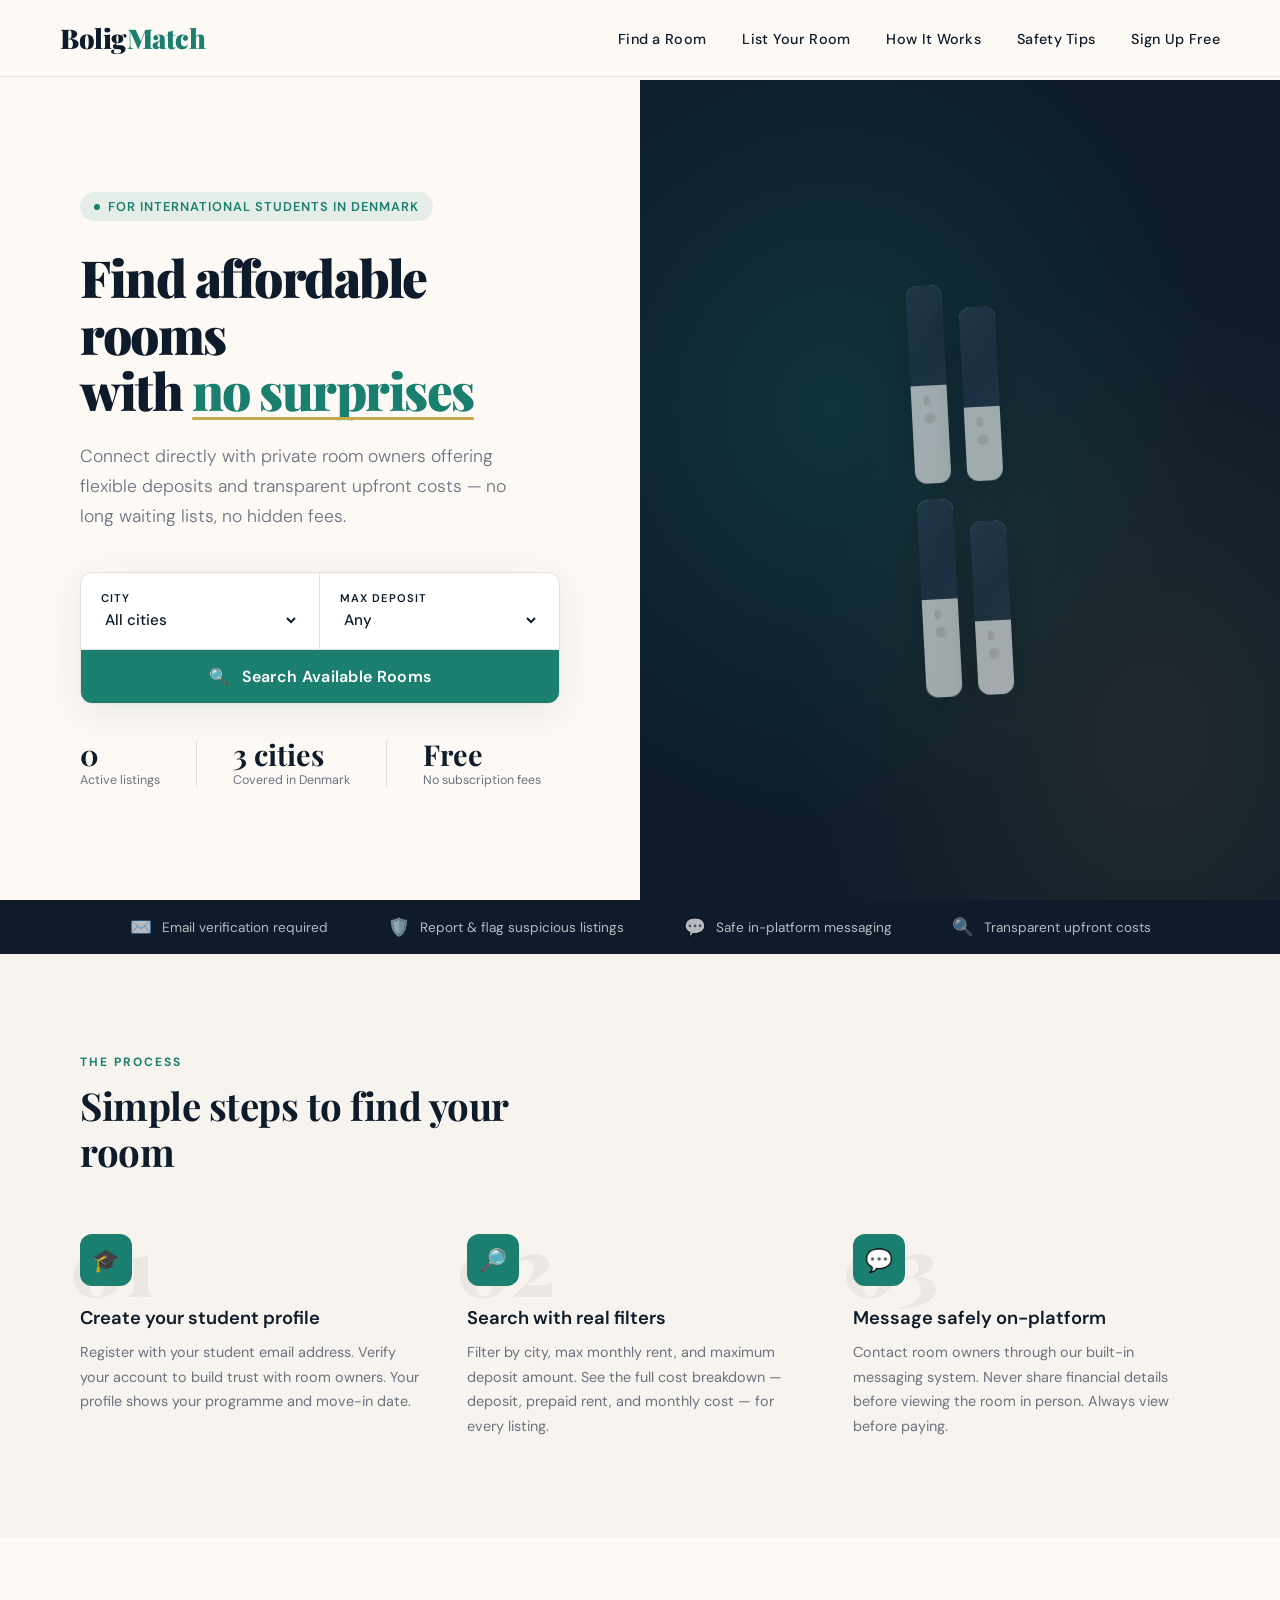
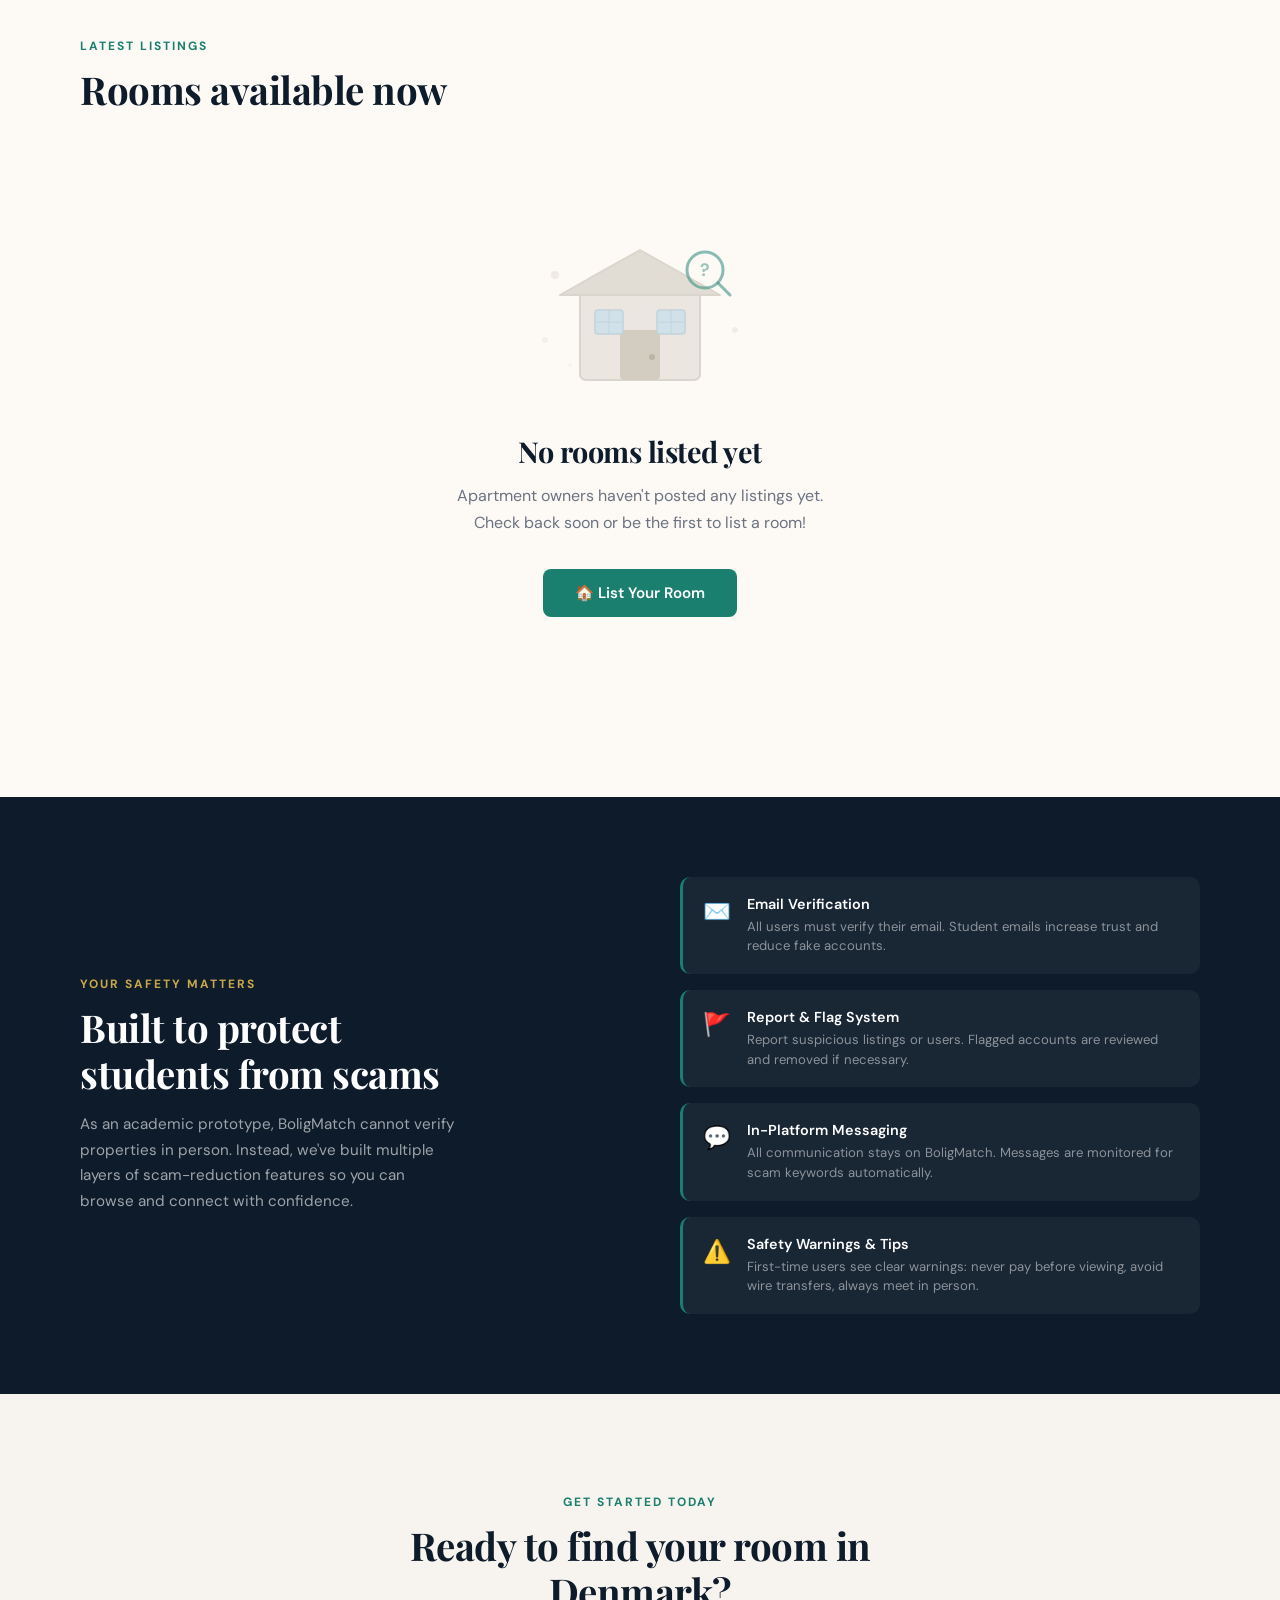
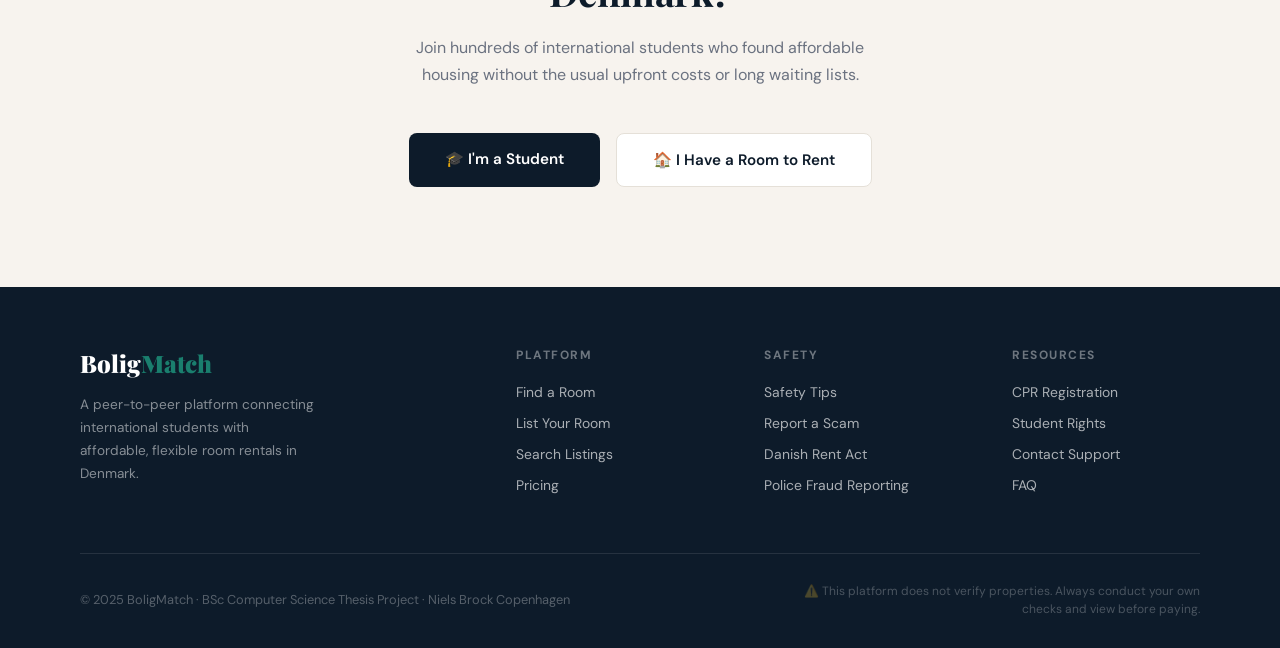
<file: frontend/index.html>
<!DOCTYPE html>
<html lang="en">

<head>
  <meta charset="UTF-8" />
  <meta name="viewport" content="width=device-width, initial-scale=1.0" />
  <title>BoligMatch — Student Rooms in Denmark</title>
  <link
    href="https://fonts.googleapis.com/css2?family=Playfair+Display:wght@700;900&family=DM+Sans:wght@300;400;500;600&display=swap"
    rel="stylesheet" />
  <link rel="stylesheet" href="../css/index.css">
</head>

<body>

  <!-- NAVBAR -->
  <nav id="navbar">
    <div class="logo">Bolig<span>Match</span></div>
    <ul class="nav-links">
      <li><a href="login.html" class="nav-link">Find a Room</a></li>
      <li><a href="login.html" class="nav-link">List Your Room</a></li>
      <li><a href="how-it-works.html" class="nav-link">How It Works</a></li>
      <li><a href="safety-tips.html" class="nav-link">Safety Tips</a></li>
      <li><a href="register.html" class="nav">Sign Up Free</a></li>
    </ul>
  </nav>

  <!-- HERO -->
  <section class="hero">
    <div class="hero-left">
      <div class="hero-tag">For International Students in Denmark</div>
      <h1 class="hero-title">
        Find affordable rooms<br />with <em>no surprises</em>
      </h1>
      <p class="hero-sub">
        Connect directly with private room owners offering flexible deposits and transparent upfront costs — no long
        waiting lists, no hidden fees.
      </p>

      <form class="search-box" action="../backend/listings.php" method="GET">
        <div class="search-top">
          <div class="search-field">
            <label>City</label>
            <select name="city">
              <option value="">All cities</option>
              <option value="Copenhagen">Copenhagen</option>
              <option value="Aalborg">Aalborg</option>
              <option value="Odense">Odense</option>
            </select>
          </div>
          <div class="search-field">
            <label>Max Deposit</label>
            <select name="deposit">
              <option value="">Any</option>
              <option value="1">1 month's rent</option>
              <option value="2">2 months' rent</option>
            </select>
          </div>
        </div>
        <button type="submit" class="search-btn"><span>🔍</span> Search Available Rooms</button>
      </form>

      <div class="hero-stats" id="hero-stats">
        <!-- Stats will be dynamically updated based on listings -->
      </div>
    </div>

    <div class="hero-right">
      <div class="hero-map-bg"></div>
      <div class="cards-float" id="hero-cards">
        <!-- Cards will be dynamically populated from database -->
      </div>
    </div>
  </section>

  <!-- TRUST STRIP -->
  <div class="trust-strip">
    <div class="trust-item"><span class="trust-icon">✉️</span> Email verification required</div>
    <div class="trust-item"><span class="trust-icon">🛡️</span> Report & flag suspicious listings</div>
    <div class="trust-item"><span class="trust-icon">💬</span> Safe in-platform messaging</div>
    <div class="trust-item"><span class="trust-icon">🔍</span> Transparent upfront costs</div>
  </div>

  <!-- HOW IT WORKS -->
  <section class="section how-it-works" id="how-it-works">
    <div class="section-label">The Process</div>
    <div class="section-title">Simple steps to find your room</div>
    <div class="how-grid">
      <div class="how-step">
        <div class="step-num">01</div>
        <div class="step-icon">🎓</div>
        <h3>Create your student profile</h3>
        <p>Register with your student email address. Verify your account to build trust with room owners. Your profile
          shows your programme and move-in date.</p>
      </div>
      <div class="how-step">
        <div class="step-num">02</div>
        <div class="step-icon">🔎</div>
        <h3>Search with real filters</h3>
        <p>Filter by city, max monthly rent, and maximum deposit amount. See the full cost breakdown — deposit, prepaid
          rent, and monthly cost — for every listing.</p>
      </div>
      <div class="how-step">
        <div class="step-num">03</div>
        <div class="step-icon">💬</div>
        <h3>Message safely on-platform</h3>
        <p>Contact room owners through our built-in messaging system. Never share financial details before viewing the
          room in person. Always view before paying.</p>
      </div>
    </div>
  </section>

  <!-- LISTINGS PREVIEW -->
  <section class="section listings-section">
    <div class="listings-header">
      <div>
        <div class="section-label">Latest Listings</div>
        <div class="section-title">Rooms available now</div>
      </div>
      <a href="login.html" id="view-all-link" style="display:none;">View all listings →</a>
    </div>
    <!-- Dynamic listings container -->
    <div class="listings-grid" id="listings-grid">
      <!-- Listings will be inserted here by JavaScript -->
    </div>
    <!-- Empty state (shown when no listings in database) -->
    <div class="empty-state" id="empty-state">
      <div class="empty-state-illustration">
        <svg viewBox="0 0 240 180" fill="none" xmlns="http://www.w3.org/2000/svg">
          <!-- House outline -->
          <rect x="60" y="70" width="120" height="90" rx="6" fill="#e8e3dc" stroke="#d5cfc6" stroke-width="2" />
          <polygon points="120,30 40,75 200,75" fill="#ddd7ce" stroke="#d5cfc6" stroke-width="2"
            stroke-linejoin="round" />
          <!-- Door -->
          <rect x="100" y="110" width="40" height="50" rx="4" fill="#ccc5b8" />
          <circle cx="132" cy="137" r="3" fill="#b0a898" />
          <!-- Windows -->
          <rect x="75" y="90" width="28" height="24" rx="3" fill="#c8dce8" stroke="#b8ccd8" stroke-width="1.5" />
          <line x1="89" y1="90" x2="89" y2="114" stroke="#b8ccd8" stroke-width="1" />
          <line x1="75" y1="102" x2="103" y2="102" stroke="#b8ccd8" stroke-width="1" />
          <rect x="137" y="90" width="28" height="24" rx="3" fill="#c8dce8" stroke="#b8ccd8" stroke-width="1.5" />
          <line x1="151" y1="90" x2="151" y2="114" stroke="#b8ccd8" stroke-width="1" />
          <line x1="137" y1="102" x2="165" y2="102" stroke="#b8ccd8" stroke-width="1" />
          <!-- Search magnifier -->
          <circle cx="185" cy="50" r="18" fill="none" stroke="#1a7f6e" stroke-width="3" opacity="0.6" />
          <line x1="198" y1="63" x2="210" y2="75" stroke="#1a7f6e" stroke-width="3" stroke-linecap="round"
            opacity="0.6" />
          <!-- Question mark in magnifier -->
          <text x="185" y="56" text-anchor="middle" font-size="18" font-weight="700" fill="#1a7f6e" opacity="0.5"
            font-family="DM Sans, sans-serif">?</text>
          <!-- Decorative dots -->
          <circle cx="35" cy="55" r="4" fill="#e5e0d8" opacity="0.7" />
          <circle cx="25" cy="120" r="3" fill="#e5e0d8" opacity="0.5" />
          <circle cx="215" cy="110" r="3" fill="#e5e0d8" opacity="0.6" />
          <circle cx="50" cy="145" r="2" fill="#e5e0d8" opacity="0.4" />
        </svg>
      </div>
      <h3 class="empty-state-title">No rooms listed yet</h3>
      <p class="empty-state-desc">Apartment owners haven't posted any listings yet.<br />Check back soon or be the first
        to list a room!</p>
      <a href="register.html" class="empty-state-btn">🏠 List Your Room</a>
    </div>
  </section>

  <!-- SAFETY SECTION -->
  <section class="safety-section" id="safety">
    <div class="safety-left">
      <div class="section-label">Your Safety Matters</div>
      <h2 class="section-title" style="color:white">Built to protect students from scams</h2>
      <p>As an academic prototype, BoligMatch cannot verify properties in person. Instead, we've built multiple layers
        of scam-reduction features so you can browse and connect with confidence.</p>
    </div>
    <div class="safety-features">
      <div class="safety-feat">
        <div class="sf-icon">✉️</div>
        <div class="sf-text">
          <h4>Email Verification</h4>
          <p>All users must verify their email. Student emails increase trust and reduce fake accounts.</p>
        </div>
      </div>
      <div class="safety-feat">
        <div class="sf-icon">🚩</div>
        <div class="sf-text">
          <h4>Report & Flag System</h4>
          <p>Report suspicious listings or users. Flagged accounts are reviewed and removed if necessary.</p>
        </div>
      </div>
      <div class="safety-feat">
        <div class="sf-icon">💬</div>
        <div class="sf-text">
          <h4>In-Platform Messaging</h4>
          <p>All communication stays on BoligMatch. Messages are monitored for scam keywords automatically.</p>
        </div>
      </div>
      <div class="safety-feat">
        <div class="sf-icon">⚠️</div>
        <div class="sf-text">
          <h4>Safety Warnings & Tips</h4>
          <p>First-time users see clear warnings: never pay before viewing, avoid wire transfers, always meet in person.
          </p>
        </div>
      </div>
    </div>
  </section>

  <!-- CTA -->
  <section class="cta-section">
    <span class="section-label">Get Started Today</span>
    <h2 class="section-title">Ready to find your room in Denmark?</h2>
    <p>Join hundreds of international students who found affordable housing without the usual upfront costs or long
      waiting lists.</p>
    <div class="cta-buttons">
      <a href="register.html" class="btn-primary">🎓 I'm a Student</a>
      <a href="register.html" class="btn-secondary">🏠 I Have a Room to Rent</a>
    </div>
  </section>

  <!-- FOOTER -->
  <footer>
    <div class="footer-top">
      <div>
        <div class="footer-logo">Bolig<span>Match</span></div>
        <p class="footer-desc">A peer-to-peer platform connecting international students with affordable, flexible room
          rentals in Denmark.</p>
      </div>
      <div class="footer-col">
        <h4>Platform</h4>
        <ul>
          <li><a href="login.html">Find a Room</a></li>
          <li><a href="login.html">List Your Room</a></li>
          <li><a href="login.html">Search Listings</a></li>
          <li><a href="how-it-works.html">Pricing</a></li>
        </ul>
      </div>
      <div class="footer-col">
        <h4>Safety</h4>
        <ul>
          <li><a href="safety-tips.html">Safety Tips</a></li>
          <li><a href="login.html">Report a Scam</a></li>
          <li><a href="safety-tips.html">Danish Rent Act</a></li>
          <li><a href="safety-tips.html">Police Fraud Reporting</a></li>
        </ul>
      </div>
      <div class="footer-col">
        <h4>Resources</h4>
        <ul>
          <li><a href="how-it-works.html">CPR Registration</a></li>
          <li><a href="how-it-works.html">Student Rights</a></li>
          <li><a href="how-it-works.html">Contact Support</a></li>
          <li><a href="how-it-works.html">FAQ</a></li>
        </ul>
      </div>
    </div>
    <div class="footer-bottom">
      <span>© 2025 BoligMatch · BSc Computer Science Thesis Project · Niels Brock Copenhagen</span>
      <span class="disclaimer-note">⚠️ This platform does not verify properties. Always conduct your own checks and view
        before paying.</span>
    </div>
  </footer>

  <script>
    // ═══════════════════════════════════════════════════
    // LISTINGS DATA — Fetched from MySQL via get-listings.php
    // ═══════════════════════════════════════════════════
    let listings = [];

    const cardColors = ['#b8ccd8', '#d4c8b8', '#b8d0c0', '#d0c8d8', '#c8b8d4', '#d8c8b8'];

    // Fetch real listings from the database
    fetch('../backend/get-listings.php?limit=6')
      .then(function(response) { return response.json(); })
      .then(function(data) {
        listings = (data.listings || []).map(function(item, i) {
          return {
            id:          item.id,
            type:        item.room_type === 'double' ? 'Double room' : 'Single room',
            typeIcon:    '🏠',
            verified:    item.owner_verified,
            city:        item.city,
            area:        item.area,
            title:       item.title,
            description: item.tags.join(' · ') || 'Room available now',
            price:       item.rent_monthly,
            deposit:     item.deposit_months,
            color:       cardColors[i % cardColors.length]
          };
        });
        renderHeroStats(listings);
        renderHeroCards(listings);
        renderListings(listings);
      })
      .catch(function(err) {
        console.log('Could not load listings:', err);
        renderHeroStats([]);
        renderHeroCards([]);
        renderListings([]);
      });

    // ─── Render Hero Stats ─────────────────────────────
    function renderHeroStats(listingsData) {
      const statsEl = document.getElementById('hero-stats');
      const count = listingsData.length;
      statsEl.innerHTML = `
      <div class="stat">
        <span class="stat-num">${count > 0 ? count + '+' : '0'}</span>
        <span class="stat-label">Active listings</span>
      </div>
      <div class="stat-div"></div>
      <div class="stat">
        <span class="stat-num">3 cities</span>
        <span class="stat-label">Covered in Denmark</span>
      </div>
      <div class="stat-div"></div>
      <div class="stat">
        <span class="stat-num">Free</span>
        <span class="stat-label">No subscription fees</span>
      </div>
    `;
    }

    // ─── Render Hero Floating Cards ────────────────────
    function renderHeroCards(listingsData) {
      const heroCards = document.getElementById('hero-cards');

      if (listingsData.length === 0) {
        // Show empty placeholder cards (skeleton/ghost cards)
        heroCards.innerHTML = `
        <div class="listing-card skeleton-card">
          <div class="card-img skeleton-img"></div>
          <div class="card-body">
            <div class="skeleton-line short"></div>
            <div class="skeleton-line"></div>
            <div class="skeleton-line-row">
              <div class="skeleton-line tiny"></div>
              <div class="skeleton-line tiny"></div>
            </div>
          </div>
        </div>
        <div class="listing-card skeleton-card">
          <div class="card-img skeleton-img"></div>
          <div class="card-body">
            <div class="skeleton-line short"></div>
            <div class="skeleton-line"></div>
            <div class="skeleton-line-row">
              <div class="skeleton-line tiny"></div>
              <div class="skeleton-line tiny"></div>
            </div>
          </div>
        </div>
        <div class="listing-card skeleton-card">
          <div class="card-img skeleton-img"></div>
          <div class="card-body">
            <div class="skeleton-line short"></div>
            <div class="skeleton-line"></div>
            <div class="skeleton-line-row">
              <div class="skeleton-line tiny"></div>
              <div class="skeleton-line tiny"></div>
            </div>
          </div>
        </div>
        <div class="listing-card skeleton-card">
          <div class="card-img skeleton-img"></div>
          <div class="card-body">
            <div class="skeleton-line short"></div>
            <div class="skeleton-line"></div>
            <div class="skeleton-line-row">
              <div class="skeleton-line tiny"></div>
              <div class="skeleton-line tiny"></div>
            </div>
          </div>
        </div>
      `;
        return;
      }

      // Show up to 4 real listing cards in the hero
      const imgColors = ['#c8d8e8', '#d4c8b8', '#b8d0c0', '#d0c8d8'];
      const heroListings = listingsData.slice(0, 4);
      heroCards.innerHTML = heroListings.map((listing, i) => `
      <div class="listing-card">
        ${listing.cover_photo
          ? `<div class="card-img" style="overflow:hidden;"><img src="${listing.cover_photo}" alt="${listing.title}" style="width:100%;height:100%;object-fit:cover;" loading="lazy"/></div>`
          : `<div class="card-img" style="background-color: ${listing.color || imgColors[i % 4]};"></div>`
        }
        <div class="card-body">
          <div class="card-city">${listing.city} · ${listing.area}</div>
          <div class="card-title">${listing.title}</div>
          <div class="card-meta">
            <div class="card-price">DKK ${listing.price.toLocaleString()}<span>/mo</span></div>
            <div class="card-deposit">${listing.deposit} mo. deposit</div>
          </div>
        </div>
      </div>
    `).join('');
    }

    // ─── Render Main Listings Grid ─────────────────────
    function renderListings(listingsData) {
      const grid = document.getElementById('listings-grid');
      const emptyState = document.getElementById('empty-state');
      const viewAllLink = document.getElementById('view-all-link');

      if (listingsData.length === 0) {
        // No listings — show empty state, hide grid
        grid.style.display = 'none';
        emptyState.style.display = 'flex';
        viewAllLink.style.display = 'none';
        return;
      }

      // Has listings — show grid, hide empty state
      grid.style.display = 'grid';
      emptyState.style.display = 'none';
      viewAllLink.style.display = 'flex';

      const roomColors = ['r1', 'r2', 'r3'];
      grid.innerHTML = listingsData.slice(0, 6).map((listing, i) => `
      <div class="big-card">
        <div class="big-card-img ${roomColors[i % 3]}" style="overflow:hidden;">
          <div class="card-badge">${listing.typeIcon} ${listing.type}</div>
          ${listing.verified ? '<div class="card-verified">✓ Email verified</div>' : ''}
          ${listing.cover_photo
            ? `<img src="${listing.cover_photo}" alt="${listing.title}" style="width:100%;height:100%;object-fit:cover;display:block;" loading="lazy"/>`
            : `<svg class="room-svg" viewBox="0 0 300 200" xmlns="http://www.w3.org/2000/svg">
                <rect width="300" height="200" fill="${listing.color || '#b8ccd8'}"/>
                <rect x="40" y="60" width="220" height="110" rx="4" fill="${listing.color ? listing.color + '40' : '#dce8f0'}"/>
                <rect x="110" y="120" width="50" height="50" fill="${listing.color ? listing.color + '80' : '#a8b8c4'}"/>
                <rect x="60" y="80" width="60" height="50" fill="${listing.color ? listing.color + '60' : '#c8d8e0'}"/>
                <rect x="180" y="80" width="60" height="50" fill="${listing.color ? listing.color + '60' : '#c8d8e0'}"/>
                <rect x="0" y="170" width="300" height="30" fill="${listing.color ? listing.color + 'a0' : '#8098a8'}"/>
              </svg>`
          }
        </div>
        <div class="big-card-body">
          <div class="big-card-city">📍 ${listing.city} · ${listing.area}</div>
          <div class="big-card-title">${listing.title}</div>
          <div class="big-card-desc">${listing.description}</div>
          <div class="big-card-footer">
            <div class="big-price">DKK ${listing.price.toLocaleString()} <small>/month</small></div>
            <div class="deposit-tag">Deposit: ${listing.deposit} month${listing.deposit > 1 ? 's' : ''}</div>
          </div>
        </div>
      </div>
    `).join('');

      // Re-apply scroll animation to new cards
      document.querySelectorAll('.big-card').forEach(el => {
        el.style.opacity = '0';
        el.style.transform = 'translateY(20px)';
        el.style.transition = 'opacity 0.6s ease, transform 0.6s ease';
        observer.observe(el);
      });
    }

    // ─── Initialize ────────────────────────────────────
    // Navbar scroll effect
    const navbar = document.getElementById('navbar');
    window.addEventListener('scroll', () => {
      navbar.classList.toggle('scrolled', window.scrollY > 20);
    });

    // Intersection observer for scroll animations
    const observer = new IntersectionObserver((entries) => {
      entries.forEach(entry => {
        if (entry.isIntersecting) {
          entry.target.style.opacity = '1';
          entry.target.style.transform = 'translateY(0)';
        }
      });
    }, { threshold: 0.1 });

    document.querySelectorAll('.how-step, .safety-feat').forEach(el => {
      el.style.opacity = '0';
      el.style.transform = 'translateY(20px)';
      el.style.transition = 'opacity 0.6s ease, transform 0.6s ease';
      observer.observe(el);
    });

    // Rendering is handled inside the fetch() callback above
  </script>
</body>

</html>
</file>
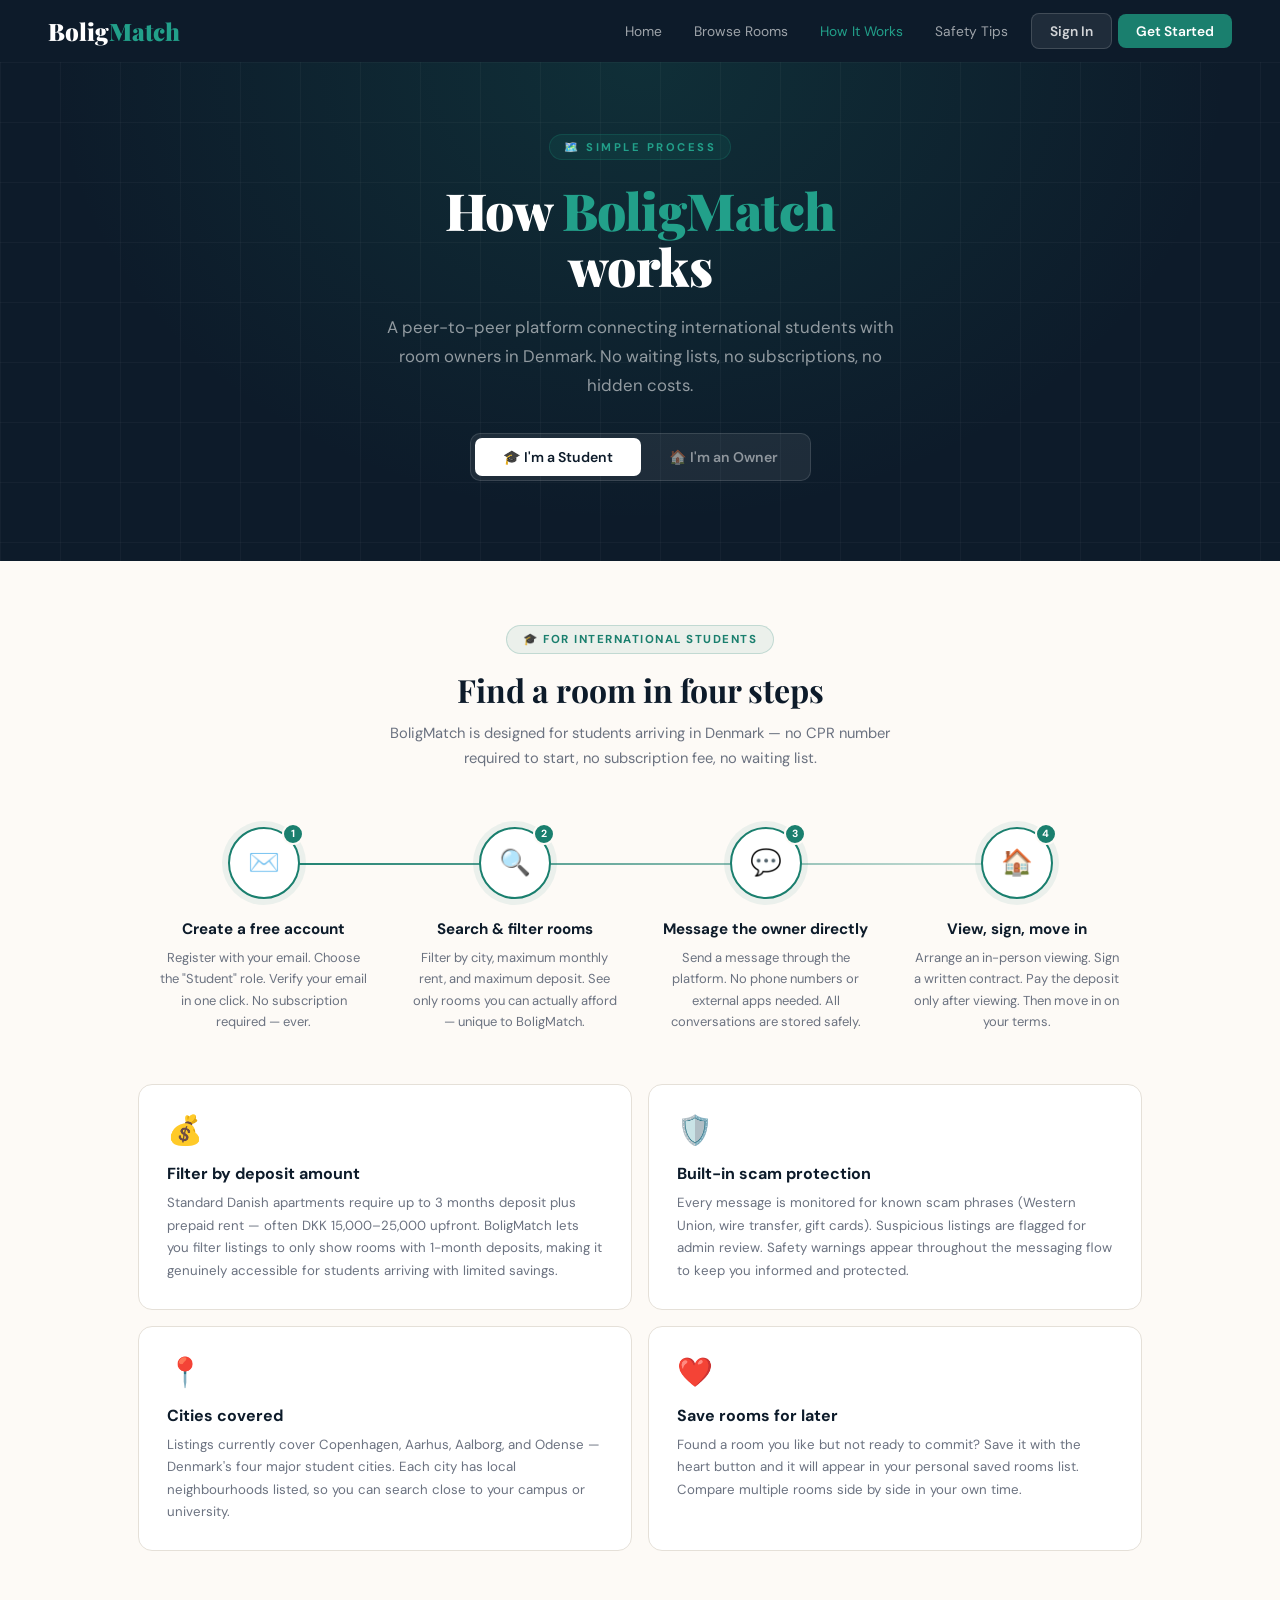
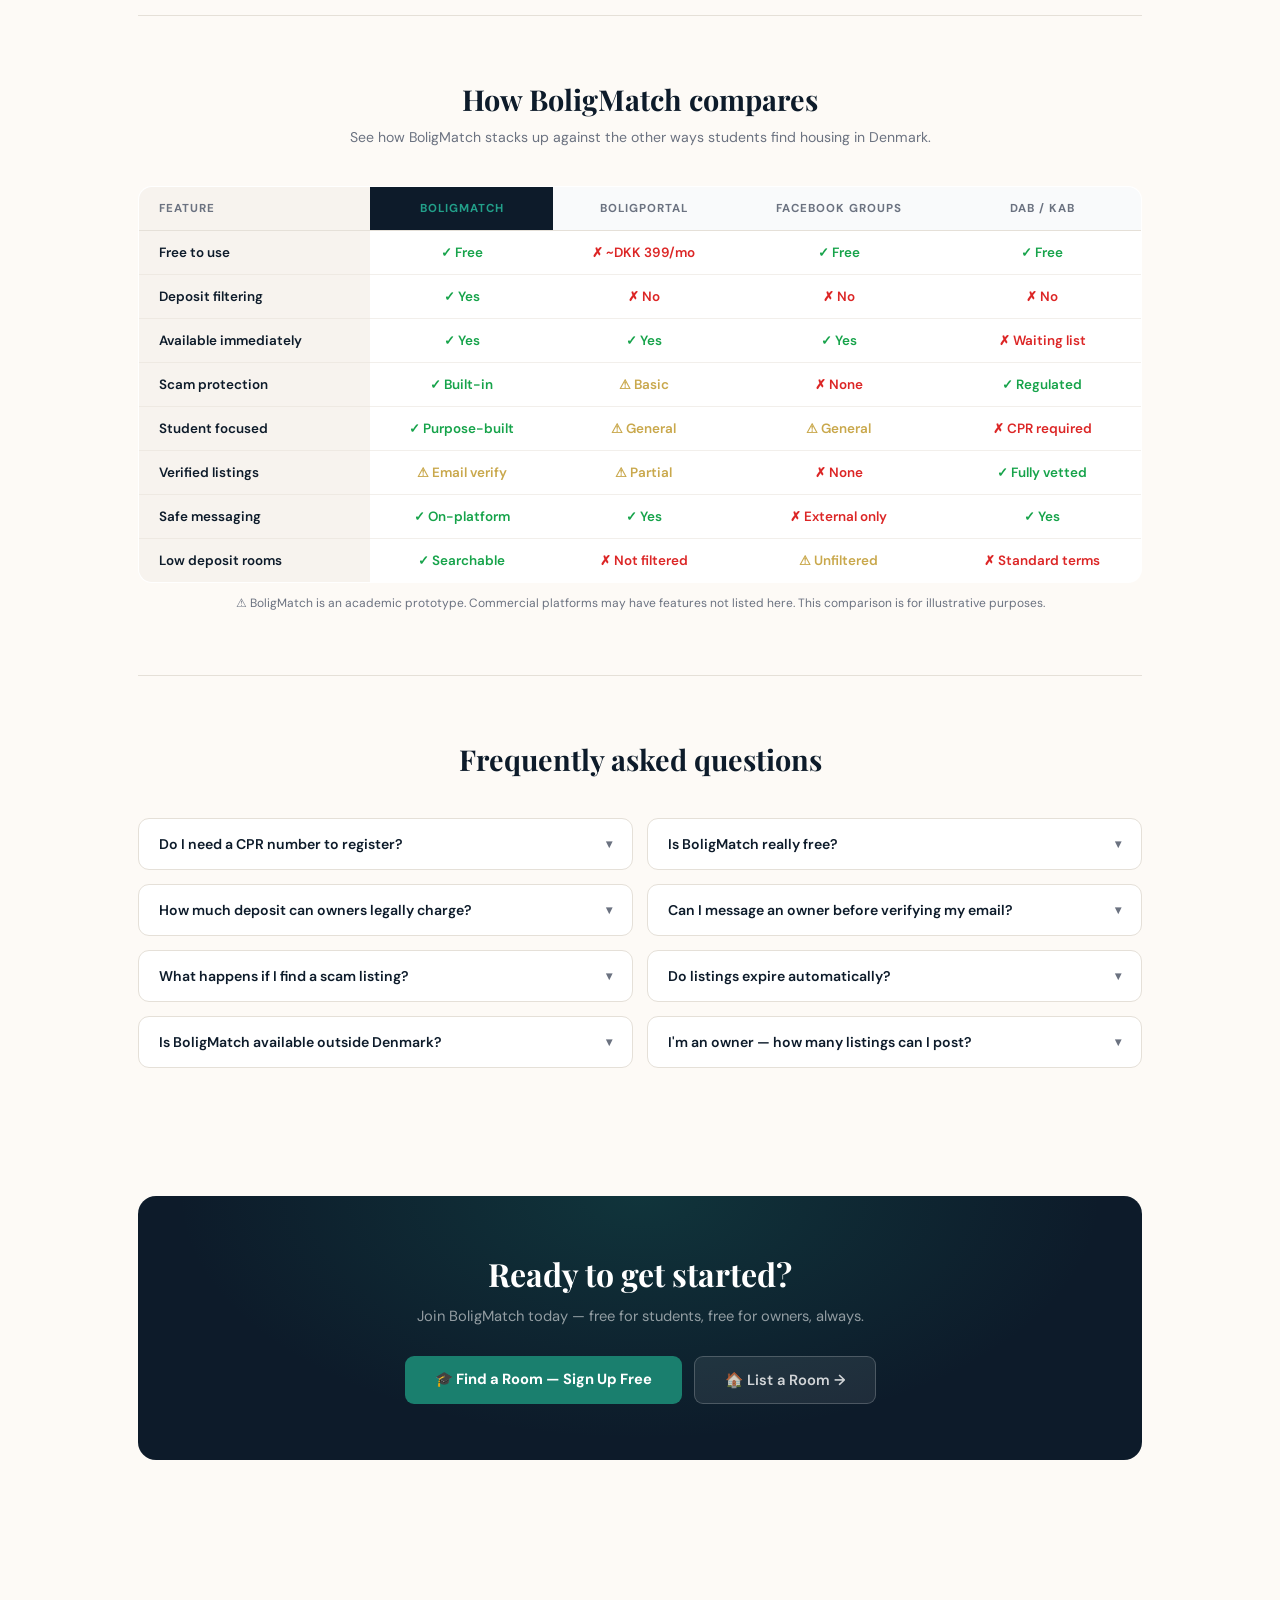
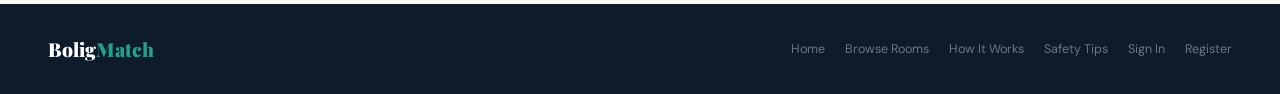
<file: frontend/how-it-works.html>
<!DOCTYPE html>
<html lang="en">

<head>
  <meta charset="UTF-8" />
  <meta name="viewport" content="width=device-width, initial-scale=1.0" />
  <title>How It Works — BoligMatch</title>
  <link
    href="https://fonts.googleapis.com/css2?family=Playfair+Display:wght@400;700;900&family=DM+Sans:wght@300;400;500;600&display=swap"
    rel="stylesheet" />
  <style>
    :root {
      --navy: #0d1b2a;
      --slate: #1b2d45;
      --teal: #1a7f6e;
      --teal-light: #22a08a;
      --teal-pale: rgba(26, 127, 110, 0.08);
      --teal-mid: rgba(26, 127, 110, 0.15);
      --cream: #f7f3ee;
      --warm-white: #fdfaf6;
      --gold: #c9a84c;
      --gold-pale: rgba(201, 168, 76, 0.10);
      --text: #0d1b2a;
      --text-muted: #6b7280;
      --border: #e5e0d8;
      --red: #dc2626;
      --green: #16a34a;
    }

    *,
    *::before,
    *::after {
      margin: 0;
      padding: 0;
      box-sizing: border-box;
    }

    html {
      scroll-behavior: smooth;
    }

    body {
      font-family: 'DM Sans', sans-serif;
      background: var(--warm-white);
      color: var(--text);
    }

    /* ── NAV ─────────────────────────────────────────── */
    nav {
      background: var(--navy);
      height: 62px;
      display: flex;
      align-items: center;
      justify-content: space-between;
      padding: 0 48px;
      position: sticky;
      top: 0;
      z-index: 100;
    }

    .logo {
      font-family: 'Playfair Display', serif;
      font-size: 1.5rem;
      font-weight: 900;
      color: white;
      text-decoration: none;
    }

    .logo span {
      color: var(--teal-light);
    }

    .nav-links {
      display: flex;
      align-items: center;
      gap: 6px;
    }

    .nav-link {
      color: rgba(255, 255, 255, .6);
      text-decoration: none;
      font-size: .86rem;
      padding: 7px 13px;
      border-radius: 7px;
      transition: all .2s;
    }

    .nav-link:hover {
      color: white;
      background: rgba(255, 255, 255, .07);
    }

    .nav-link.active {
      color: var(--teal-light);
    }

    .nav-btn {
      padding: 8px 18px;
      border-radius: 8px;
      text-decoration: none;
      font-size: .86rem;
      font-weight: 600;
      transition: background .2s;
    }

    .nav-btn.solid {
      background: var(--teal);
      color: white;
    }

    .nav-btn.solid:hover {
      background: var(--teal-light);
    }

    .nav-btn.ghost {
      background: rgba(255, 255, 255, .08);
      color: rgba(255, 255, 255, .8);
      border: 1px solid rgba(255, 255, 255, .15);
      margin-left: 4px;
    }

    .nav-btn.ghost:hover {
      background: rgba(255, 255, 255, .14);
    }

    /* ── HERO ────────────────────────────────────────── */
    .hero {
      background: var(--navy);
      padding: 72px 48px 80px;
      position: relative;
      overflow: hidden;
      text-align: center;
    }

    .hero::before {
      content: '';
      position: absolute;
      inset: 0;
      background: radial-gradient(ellipse at 50% 0%, rgba(26, 127, 110, .2) 0%, transparent 65%);
      pointer-events: none;
    }

    /* Decorative grid lines */
    .hero::after {
      content: '';
      position: absolute;
      inset: 0;
      background-image:
        linear-gradient(rgba(255, 255, 255, .03) 1px, transparent 1px),
        linear-gradient(90deg, rgba(255, 255, 255, .03) 1px, transparent 1px);
      background-size: 60px 60px;
      pointer-events: none;
    }

    .hero-inner {
      max-width: 720px;
      margin: 0 auto;
      position: relative;
      z-index: 1;
    }

    .hero-eyebrow {
      display: inline-flex;
      align-items: center;
      gap: 8px;
      font-size: .7rem;
      font-weight: 700;
      text-transform: uppercase;
      letter-spacing: 2.5px;
      color: var(--teal-light);
      background: rgba(26, 127, 110, .15);
      border: 1px solid rgba(26, 127, 110, .3);
      padding: 5px 14px;
      border-radius: 100px;
      margin-bottom: 22px;
    }

    .hero-h1 {
      font-family: 'Playfair Display', serif;
      font-size: 3.2rem;
      font-weight: 900;
      color: white;
      line-height: 1.1;
      letter-spacing: -.5px;
      margin-bottom: 18px;
    }

    .hero-h1 em {
      font-style: normal;
      color: var(--teal-light);
    }

    .hero-sub {
      font-size: 1.05rem;
      color: rgba(255, 255, 255, .55);
      line-height: 1.75;
      max-width: 540px;
      margin: 0 auto 32px;
    }

    .hero-tabs {
      display: inline-flex;
      gap: 0;
      background: rgba(255, 255, 255, .07);
      border: 1px solid rgba(255, 255, 255, .12);
      border-radius: 10px;
      padding: 4px;
    }

    .hero-tab {
      padding: 10px 28px;
      border-radius: 7px;
      font-family: 'DM Sans', sans-serif;
      font-size: .88rem;
      font-weight: 600;
      cursor: pointer;
      transition: all .2s;
      border: none;
      color: rgba(255, 255, 255, .5);
      background: transparent;
    }

    .hero-tab.active {
      background: white;
      color: var(--navy);
    }

    /* ── SECTION WRAPPER ─────────────────────────────── */
    .page-body {
      max-width: 1100px;
      margin: 0 auto;
      padding: 0 48px 80px;
    }

    /* ── ROLE SECTIONS ───────────────────────────────── */
    .role-section {
      padding: 64px 0;
    }

    .role-section+.role-section {
      border-top: 1px solid var(--border);
    }

    .rs-header {
      text-align: center;
      margin-bottom: 56px;
    }

    .rs-pill {
      display: inline-flex;
      align-items: center;
      gap: 7px;
      padding: 6px 16px;
      border-radius: 100px;
      font-size: .72rem;
      font-weight: 700;
      text-transform: uppercase;
      letter-spacing: 1.5px;
      margin-bottom: 14px;
    }

    .rs-pill.student {
      background: var(--teal-pale);
      color: var(--teal);
      border: 1px solid rgba(26, 127, 110, .2);
    }

    .rs-pill.owner {
      background: var(--gold-pale);
      color: #7c5a00;
      border: 1px solid rgba(201, 168, 76, .25);
    }

    .rs-title {
      font-family: 'Playfair Display', serif;
      font-size: 2rem;
      font-weight: 700;
      color: var(--navy);
      margin-bottom: 10px;
    }

    .rs-sub {
      font-size: .92rem;
      color: var(--text-muted);
      line-height: 1.7;
      max-width: 520px;
      margin: 0 auto;
    }

    /* ── STEPS ───────────────────────────────────────── */
    .steps {
      display: grid;
      grid-template-columns: repeat(4, 1fr);
      gap: 0;
      position: relative;
    }

    /* connecting line */
    .steps::before {
      content: '';
      position: absolute;
      top: 36px;
      left: calc(12.5%);
      right: calc(12.5%);
      height: 2px;
      background: linear-gradient(90deg, var(--teal) 0%, rgba(26, 127, 110, .2) 100%);
      z-index: 0;
    }

    .step {
      text-align: center;
      padding: 0 20px;
      position: relative;
      z-index: 1;
    }

    .step-num-wrap {
      width: 72px;
      height: 72px;
      border-radius: 50%;
      display: flex;
      align-items: center;
      justify-content: center;
      margin: 0 auto 20px;
      position: relative;
    }

    .step-num-wrap.student-step {
      background: white;
      border: 2px solid var(--teal);
      box-shadow: 0 0 0 6px rgba(26, 127, 110, .08);
    }

    .step-num-wrap.owner-step {
      background: white;
      border: 2px solid var(--gold);
      box-shadow: 0 0 0 6px rgba(201, 168, 76, .08);
    }

    .step-icon {
      font-size: 1.6rem;
    }

    .step-num {
      position: absolute;
      top: -6px;
      right: -6px;
      width: 22px;
      height: 22px;
      border-radius: 50%;
      font-size: .65rem;
      font-weight: 700;
      color: white;
      display: flex;
      align-items: center;
      justify-content: center;
      border: 2px solid var(--warm-white);
    }

    .step-num.s {
      background: var(--teal);
    }

    .step-num.o {
      background: var(--gold);
    }

    .step-title {
      font-size: .95rem;
      font-weight: 700;
      color: var(--navy);
      margin-bottom: 8px;
    }

    .step-desc {
      font-size: .81rem;
      color: var(--text-muted);
      line-height: 1.65;
    }

    /* ── DETAIL CARDS ────────────────────────────────── */
    .detail-cards {
      display: grid;
      grid-template-columns: 1fr 1fr;
      gap: 16px;
      margin-top: 52px;
    }

    .detail-card {
      background: white;
      border: 1.5px solid var(--border);
      border-radius: 14px;
      padding: 26px 28px;
      transition: box-shadow .2s, border-color .2s;
    }

    .detail-card:hover {
      box-shadow: 0 6px 24px rgba(13, 27, 42, .07);
      border-color: var(--teal);
    }

    .dc-icon {
      font-size: 1.8rem;
      margin-bottom: 14px;
    }

    .dc-title {
      font-size: 1rem;
      font-weight: 700;
      color: var(--navy);
      margin-bottom: 8px;
    }

    .dc-text {
      font-size: .83rem;
      color: var(--text-muted);
      line-height: 1.7;
    }

    /* ── COMPARISON TABLE ────────────────────────────── */
    .comparison {
      padding: 64px 0;
      border-top: 1px solid var(--border);
    }

    .comparison-title {
      font-family: 'Playfair Display', serif;
      font-size: 1.8rem;
      font-weight: 700;
      color: var(--navy);
      text-align: center;
      margin-bottom: 10px;
    }

    .comparison-sub {
      text-align: center;
      font-size: .88rem;
      color: var(--text-muted);
      margin-bottom: 40px;
    }

    .comp-table {
      width: 100%;
      border-collapse: collapse;
      background: white;
      border-radius: 14px;
      overflow: hidden;
      border: 1.5px solid var(--border);
    }

    .comp-table th {
      padding: 14px 20px;
      font-size: .72rem;
      font-weight: 700;
      text-transform: uppercase;
      letter-spacing: 1px;
      border-bottom: 1px solid var(--border);
    }

    .comp-table th:first-child {
      text-align: left;
      background: var(--cream);
      color: var(--text-muted);
    }

    .comp-table th.bolig {
      background: var(--navy);
      color: var(--teal-light);
    }

    .comp-table th.other {
      background: #f9fafb;
      color: var(--text-muted);
    }

    .comp-table td {
      padding: 13px 20px;
      font-size: .84rem;
      border-bottom: 1px solid rgba(229, 224, 216, .5);
    }

    .comp-table tr:last-child td {
      border-bottom: none;
    }

    .comp-table td:first-child {
      font-weight: 600;
      color: var(--navy);
      background: var(--cream);
    }

    .comp-table td.yes {
      color: var(--green);
      font-weight: 600;
      text-align: center;
    }

    .comp-table td.no {
      color: var(--red);
      font-weight: 600;
      text-align: center;
    }

    .comp-table td.mid {
      color: var(--gold);
      font-weight: 600;
      text-align: center;
    }

    .comp-table tr:hover td {
      background: rgba(26, 127, 110, .02);
    }

    .comp-table tr:hover td:first-child {
      background: var(--cream);
    }

    /* ── FAQ ─────────────────────────────────────────── */
    .faq-section {
      padding: 64px 0;
      border-top: 1px solid var(--border);
    }

    .faq-title {
      font-family: 'Playfair Display', serif;
      font-size: 1.8rem;
      font-weight: 700;
      color: var(--navy);
      text-align: center;
      margin-bottom: 40px;
    }

    .faq-grid {
      display: grid;
      grid-template-columns: 1fr 1fr;
      gap: 14px;
    }

    .faq-item {
      background: white;
      border: 1.5px solid var(--border);
      border-radius: 11px;
      overflow: hidden;
    }

    .faq-q {
      width: 100%;
      padding: 16px 20px;
      display: flex;
      align-items: center;
      justify-content: space-between;
      background: none;
      border: none;
      cursor: pointer;
      font-family: 'DM Sans', sans-serif;
      font-size: .88rem;
      font-weight: 600;
      color: var(--navy);
      text-align: left;
      transition: background .15s;
      gap: 12px;
    }

    .faq-q:hover {
      background: var(--cream);
    }

    .faq-q .arrow {
      font-size: .75rem;
      color: var(--text-muted);
      flex-shrink: 0;
      transition: transform .25s;
    }

    .faq-item.open .faq-q {
      background: var(--teal-pale);
      color: var(--teal);
    }

    .faq-item.open .arrow {
      transform: rotate(180deg);
      color: var(--teal);
    }

    .faq-a {
      display: none;
      padding: 0 20px 16px;
      font-size: .82rem;
      color: var(--text-muted);
      line-height: 1.7;
      border-top: 1px solid var(--border);
    }

    .faq-item.open .faq-a {
      display: block;
    }

    /* ── CTA BANNER ──────────────────────────────────── */
    .cta-section {
      background: var(--navy);
      border-radius: 18px;
      padding: 56px 60px;
      text-align: center;
      margin: 64px 0 0;
      position: relative;
      overflow: hidden;
    }

    .cta-section::before {
      content: '';
      position: absolute;
      inset: 0;
      background: radial-gradient(ellipse at 50% 0%, rgba(26, 127, 110, .25) 0%, transparent 65%);
      pointer-events: none;
    }

    .cta-section * {
      position: relative;
      z-index: 1;
    }

    .cta-title {
      font-family: 'Playfair Display', serif;
      font-size: 2rem;
      font-weight: 700;
      color: white;
      margin-bottom: 10px;
    }

    .cta-sub {
      font-size: .92rem;
      color: rgba(255, 255, 255, .55);
      margin-bottom: 28px;
      line-height: 1.6;
    }

    .cta-btns {
      display: flex;
      gap: 12px;
      justify-content: center;
      flex-wrap: wrap;
    }

    .cta-btn-p {
      padding: 13px 30px;
      background: var(--teal);
      color: white;
      border-radius: 9px;
      text-decoration: none;
      font-weight: 700;
      font-size: .92rem;
      transition: background .2s;
    }

    .cta-btn-p:hover {
      background: var(--teal-light);
    }

    .cta-btn-s {
      padding: 13px 30px;
      background: rgba(255, 255, 255, .08);
      color: rgba(255, 255, 255, .8);
      border: 1.5px solid rgba(255, 255, 255, .2);
      border-radius: 9px;
      text-decoration: none;
      font-weight: 600;
      font-size: .92rem;
      transition: all .2s;
    }

    .cta-btn-s:hover {
      background: rgba(255, 255, 255, .14);
      color: white;
    }

    /* ── FOOTER ──────────────────────────────────────── */
    footer {
      background: var(--navy);
      margin-top: 64px;
      padding: 32px 48px;
      display: flex;
      align-items: center;
      justify-content: space-between;
      flex-wrap: wrap;
      gap: 14px;
    }

    .footer-logo {
      font-family: 'Playfair Display', serif;
      font-size: 1.2rem;
      font-weight: 900;
      color: white;
    }

    .footer-logo span {
      color: var(--teal-light);
    }

    .footer-links {
      display: flex;
      gap: 20px;
    }

    .footer-links a {
      font-size: .78rem;
      color: rgba(255, 255, 255, .4);
      text-decoration: none;
      transition: color .2s;
    }

    .footer-links a:hover {
      color: rgba(255, 255, 255, .8);
    }

    /* ── ANIMATIONS ──────────────────────────────────── */
    @keyframes fadeUp {
      from {
        opacity: 0;
        transform: translateY(20px);
      }

      to {
        opacity: 1;
        transform: translateY(0);
      }
    }

    .step {
      animation: fadeUp .5s ease both;
    }

    .step:nth-child(1) {
      animation-delay: .05s;
    }

    .step:nth-child(2) {
      animation-delay: .12s;
    }

    .step:nth-child(3) {
      animation-delay: .19s;
    }

    .step:nth-child(4) {
      animation-delay: .26s;
    }

    .detail-card {
      animation: fadeUp .4s ease both;
    }

    .detail-card:nth-child(1) {
      animation-delay: .08s;
    }

    .detail-card:nth-child(2) {
      animation-delay: .14s;
    }

    .detail-card:nth-child(3) {
      animation-delay: .20s;
    }

    .detail-card:nth-child(4) {
      animation-delay: .26s;
    }
  </style>
</head>

<body>

  <!-- NAV -->
  <nav>
    <a href="index.html" class="logo">Bolig<span>Match</span></a>
    <div class="nav-links">
      <a href="index.html" class="nav-link">Home</a>
      <a href="login.html" class="nav-link">Browse Rooms</a>
      <a href="how-it-works.html" class="nav-link active">How It Works</a>
      <a href="safety-tips.html" class="nav-link">Safety Tips</a>
      <a href="login.html" class="nav-btn ghost">Sign In</a>
      <a href="register.html" class="nav-btn solid">Get Started</a>
    </div>
  </nav>

  <!-- HERO -->
  <section class="hero">
    <div class="hero-inner">
      <div class="hero-eyebrow">🗺️ Simple process</div>
      <h1 class="hero-h1">How <em>BoligMatch</em><br />works</h1>
      <p class="hero-sub">A peer-to-peer platform connecting international students with room owners in Denmark. No
        waiting lists, no subscriptions, no hidden costs.</p>
      <div class="hero-tabs">
        <button class="hero-tab active" onclick="showRole('student', this)">🎓 I'm a Student</button>
        <button class="hero-tab" onclick="showRole('owner',   this)">🏠 I'm an Owner</button>
      </div>
    </div>
  </section>

  <div class="page-body">

    <!-- ═══ STUDENT STEPS ═══ -->
    <section class="role-section" id="section-student">
      <div class="rs-header">
        <div class="rs-pill student">🎓 For International Students</div>
        <div class="rs-title">Find a room in four steps</div>
        <div class="rs-sub">BoligMatch is designed for students arriving in Denmark — no CPR number required to start,
          no subscription fee, no waiting list.</div>
      </div>

      <div class="steps">

        <div class="step">
          <div class="step-num-wrap student-step">
            <span class="step-icon">✉️</span>
            <span class="step-num s">1</span>
          </div>
          <div class="step-title">Create a free account</div>
          <div class="step-desc">Register with your email. Choose the "Student" role. Verify your email in one click. No
            subscription required — ever.</div>
        </div>

        <div class="step">
          <div class="step-num-wrap student-step">
            <span class="step-icon">🔍</span>
            <span class="step-num s">2</span>
          </div>
          <div class="step-title">Search & filter rooms</div>
          <div class="step-desc">Filter by city, maximum monthly rent, and maximum deposit. See only rooms you can
            actually afford — unique to BoligMatch.</div>
        </div>

        <div class="step">
          <div class="step-num-wrap student-step">
            <span class="step-icon">💬</span>
            <span class="step-num s">3</span>
          </div>
          <div class="step-title">Message the owner directly</div>
          <div class="step-desc">Send a message through the platform. No phone numbers or external apps needed. All
            conversations are stored safely.</div>
        </div>

        <div class="step">
          <div class="step-num-wrap student-step">
            <span class="step-icon">🏠</span>
            <span class="step-num s">4</span>
          </div>
          <div class="step-title">View, sign, move in</div>
          <div class="step-desc">Arrange an in-person viewing. Sign a written contract. Pay the deposit only after
            viewing. Then move in on your terms.</div>
        </div>

      </div>

      <!-- Detail cards -->
      <div class="detail-cards">
        <div class="detail-card">
          <div class="dc-icon">💰</div>
          <div class="dc-title">Filter by deposit amount</div>
          <div class="dc-text">Standard Danish apartments require up to 3 months deposit plus prepaid rent — often DKK
            15,000–25,000 upfront. BoligMatch lets you filter listings to only show rooms with 1-month deposits, making
            it genuinely accessible for students arriving with limited savings.</div>
        </div>
        <div class="detail-card">
          <div class="dc-icon">🛡️</div>
          <div class="dc-title">Built-in scam protection</div>
          <div class="dc-text">Every message is monitored for known scam phrases (Western Union, wire transfer, gift
            cards). Suspicious listings are flagged for admin review. Safety warnings appear throughout the messaging
            flow to keep you informed and protected.</div>
        </div>
        <div class="detail-card">
          <div class="dc-icon">📍</div>
          <div class="dc-title">Cities covered</div>
          <div class="dc-text">Listings currently cover Copenhagen, Aarhus, Aalborg, and Odense — Denmark's four major
            student cities. Each city has local neighbourhoods listed, so you can search close to your campus or
            university.</div>
        </div>
        <div class="detail-card">
          <div class="dc-icon">❤️</div>
          <div class="dc-title">Save rooms for later</div>
          <div class="dc-text">Found a room you like but not ready to commit? Save it with the heart button and it will
            appear in your personal saved rooms list. Compare multiple rooms side by side in your own time.</div>
        </div>
      </div>
    </section>


    <!-- ═══ OWNER STEPS ═══ -->
    <section class="role-section" id="section-owner" style="display:none">
      <div class="rs-header">
        <div class="rs-pill owner">🏠 For Room Owners</div>
        <div class="rs-title">List your room in four steps</div>
        <div class="rs-sub">BoligMatch is completely free for owners. Post your room, manage enquiries, and choose your
          tenant — all in one place.</div>
      </div>

      <div class="steps">

        <div class="step">
          <div class="step-num-wrap owner-step">
            <span class="step-icon">📝</span>
            <span class="step-num o">1</span>
          </div>
          <div class="step-title">Register as an owner</div>
          <div class="step-desc">Create a free account with the "Owner" role. Verify your email address. No
            subscription, no listing fees — ever.</div>
        </div>

        <div class="step">
          <div class="step-num-wrap owner-step">
            <span class="step-icon">📸</span>
            <span class="step-num o">2</span>
          </div>
          <div class="step-title">Create your listing</div>
          <div class="step-desc">Fill in the room details, upload photos (minimum 3), and set your rent and deposit
            clearly. Go live in under 5 minutes.</div>
        </div>

        <div class="step">
          <div class="step-num-wrap owner-step">
            <span class="step-icon">📩</span>
            <span class="step-num o">3</span>
          </div>
          <div class="step-title">Receive student enquiries</div>
          <div class="step-desc">Students message you directly through the platform. Reply from your dashboard inbox.
            All conversations are stored and safe.</div>
        </div>

        <div class="step">
          <div class="step-num-wrap owner-step">
            <span class="step-icon">🤝</span>
            <span class="step-num o">4</span>
          </div>
          <div class="step-title">Choose your tenant</div>
          <div class="step-desc">Arrange a viewing, select the right student, provide a written contract, and collect
            the deposit. Full control at every stage.</div>
        </div>

      </div>

      <!-- Detail cards -->
      <div class="detail-cards">
        <div class="detail-card">
          <div class="dc-icon">🆓</div>
          <div class="dc-title">Always free to list</div>
          <div class="dc-text">Unlike BoligPortal which charges around DKK 399 per month, BoligMatch is and always will
            be free for room owners. There are no listing fees, no commission, and no subscription. The platform is
            funded as an academic project.</div>
        </div>
        <div class="detail-card">
          <div class="dc-icon">🎓</div>
          <div class="dc-title">Reach motivated students</div>
          <div class="dc-text">BoligMatch is used specifically by international students who are actively looking for
            rooms and ready to move quickly. Unlike Facebook groups, listings here come with filtering tools so your
            listing reaches the right people.</div>
        </div>
        <div class="detail-card">
          <div class="dc-icon">⚙️</div>
          <div class="dc-title">Full listing management</div>
          <div class="dc-text">Edit or remove your listing at any time from your dashboard. Mark it as unavailable when
            rented. Listings auto-expire after 90 days so the platform stays fresh. Track how many students have viewed
            your listing.</div>
        </div>
        <div class="detail-card">
          <div class="dc-icon">📋</div>
          <div class="dc-title">Provide a written contract</div>
          <div class="dc-text">Under the Danish Rent Act (Lejeloven), tenants are entitled to a written rental contract.
            BoligMatch reminds owners of this throughout the listing process. This protects both parties and ensures the
            arrangement is legally sound.</div>
        </div>
      </div>
    </section>


    <!-- ═══ PLATFORM COMPARISON ═══ -->
    <section class="comparison">
      <div class="comparison-title">How BoligMatch compares</div>
      <div class="comparison-sub">See how BoligMatch stacks up against the other ways students find housing in Denmark.
      </div>
      <table class="comp-table">
        <thead>
          <tr>
            <th>Feature</th>
            <th class="bolig">BoligMatch</th>
            <th class="other">BoligPortal</th>
            <th class="other">Facebook Groups</th>
            <th class="other">DAB / KAB</th>
          </tr>
        </thead>
        <tbody>
          <tr>
            <td>Free to use</td>
            <td class="yes">✓ Free</td>
            <td class="no">✗ ~DKK 399/mo</td>
            <td class="yes">✓ Free</td>
            <td class="yes">✓ Free</td>
          </tr>
          <tr>
            <td>Deposit filtering</td>
            <td class="yes">✓ Yes</td>
            <td class="no">✗ No</td>
            <td class="no">✗ No</td>
            <td class="no">✗ No</td>
          </tr>
          <tr>
            <td>Available immediately</td>
            <td class="yes">✓ Yes</td>
            <td class="yes">✓ Yes</td>
            <td class="yes">✓ Yes</td>
            <td class="no">✗ Waiting list</td>
          </tr>
          <tr>
            <td>Scam protection</td>
            <td class="yes">✓ Built-in</td>
            <td class="mid">⚠ Basic</td>
            <td class="no">✗ None</td>
            <td class="yes">✓ Regulated</td>
          </tr>
          <tr>
            <td>Student focused</td>
            <td class="yes">✓ Purpose-built</td>
            <td class="mid">⚠ General</td>
            <td class="mid">⚠ General</td>
            <td class="no">✗ CPR required</td>
          </tr>
          <tr>
            <td>Verified listings</td>
            <td class="mid">⚠ Email verify</td>
            <td class="mid">⚠ Partial</td>
            <td class="no">✗ None</td>
            <td class="yes">✓ Fully vetted</td>
          </tr>
          <tr>
            <td>Safe messaging</td>
            <td class="yes">✓ On-platform</td>
            <td class="yes">✓ Yes</td>
            <td class="no">✗ External only</td>
            <td class="yes">✓ Yes</td>
          </tr>
          <tr>
            <td>Low deposit rooms</td>
            <td class="yes">✓ Searchable</td>
            <td class="no">✗ Not filtered</td>
            <td class="mid">⚠ Unfiltered</td>
            <td class="no">✗ Standard terms</td>
          </tr>
        </tbody>
      </table>
      <p style="font-size:.75rem;color:var(--text-muted);text-align:center;margin-top:12px">⚠ BoligMatch is an academic
        prototype. Commercial platforms may have features not listed here. This comparison is for illustrative purposes.
      </p>
    </section>


    <!-- ═══ FAQ ═══ -->
    <section class="faq-section">
      <div class="faq-title">Frequently asked questions</div>
      <div class="faq-grid" id="faq">

        <div class="faq-item">
          <button class="faq-q" onclick="toggleFaq(this)">Do I need a CPR number to register? <span
              class="arrow">▾</span></button>
          <div class="faq-a">No. You can register and browse rooms without a CPR number. You will need one eventually to
            sign a lease and register your address in Denmark, but you can start finding your room before you arrive.
          </div>
        </div>

        <div class="faq-item">
          <button class="faq-q" onclick="toggleFaq(this)">Is BoligMatch really free? <span
              class="arrow">▾</span></button>
          <div class="faq-a">Yes — completely free for both students and room owners. There are no subscription fees, no
            commission on rentals, and no premium tiers. BoligMatch is an academic prototype developed as a university
            thesis project.</div>
        </div>

        <div class="faq-item">
          <button class="faq-q" onclick="toggleFaq(this)">How much deposit can owners legally charge? <span
              class="arrow">▾</span></button>
          <div class="faq-a">Under the Danish Rent Act (Lejeloven), the maximum deposit for a standard rental is 3
            months' rent. BoligMatch shows this information clearly on every listing and prevents owners from listing
            deposits above 3 months.</div>
        </div>

        <div class="faq-item">
          <button class="faq-q" onclick="toggleFaq(this)">Can I message an owner before verifying my email? <span
              class="arrow">▾</span></button>
          <div class="faq-a">You can browse and save listings without verifying your email, but sending messages
            requires email verification. This is a scam-prevention measure — it ensures all users on the platform have a
            real, active email address.</div>
        </div>

        <div class="faq-item">
          <button class="faq-q" onclick="toggleFaq(this)">What happens if I find a scam listing? <span
              class="arrow">▾</span></button>
          <div class="faq-a">Every listing has a 🚩 Report button. Select the reason (scam, fake listing, suspicious
            owner, etc.) and submit — all reports go directly to the admin panel for review. You can also report
            suspicious messages in your inbox.</div>
        </div>

        <div class="faq-item">
          <button class="faq-q" onclick="toggleFaq(this)">Do listings expire automatically? <span
              class="arrow">▾</span></button>
          <div class="faq-a">Yes. Listings automatically expire after 90 days. Owners are expected to renew or remove
            their listing if still available. This keeps the platform fresh and prevents outdated listings from
            misleading students.</div>
        </div>

        <div class="faq-item">
          <button class="faq-q" onclick="toggleFaq(this)">Is BoligMatch available outside Denmark? <span
              class="arrow">▾</span></button>
          <div class="faq-a">Currently the platform is scoped to Denmark — specifically Copenhagen, Aarhus, Aalborg, and
            Odense. It is an academic prototype designed for the Danish student housing market.</div>
        </div>

        <div class="faq-item">
          <button class="faq-q" onclick="toggleFaq(this)">I'm an owner — how many listings can I post? <span
              class="arrow">▾</span></button>
          <div class="faq-a">Unverified owners can post up to 2 listings. Once your email is verified, you can post up
            to 10. This limit prevents scammers from flooding the platform with fake listings before they are detected.
          </div>
        </div>

      </div>
    </section>


    <!-- CTA -->
    <div class="cta-section">
      <div class="cta-title">Ready to get started?</div>
      <div class="cta-sub">Join BoligMatch today — free for students, free for owners, always.</div>
      <div class="cta-btns">
        <a href="register.html?role=student" class="cta-btn-p">🎓 Find a Room — Sign Up Free</a>
        <a href="register.html?role=owner" class="cta-btn-s">🏠 List a Room →</a>
      </div>
    </div>

  </div><!-- /page-body -->

  <footer>
    <div class="footer-logo">Bolig<span>Match</span></div>
    <div class="footer-links">
      <a href="index.html">Home</a>
      <a href="login.html">Browse Rooms</a>
      <a href="how-it-works.html">How It Works</a>
      <a href="safety-tips.html">Safety Tips</a>
      <a href="login.html">Sign In</a>
      <a href="register.html">Register</a>
    </div>
  </footer>

  <script>
    // ── Role tab toggle ──────────────────────────────────────
    function showRole(role, btn) {
      document.getElementById('section-student').style.display = role === 'student' ? '' : 'none';
      document.getElementById('section-owner').style.display = role === 'owner' ? '' : 'none';
      document.querySelectorAll('.hero-tab').forEach(t => t.classList.remove('active'));
      btn.classList.add('active');
    }

    // ── FAQ accordion ────────────────────────────────────────
    function toggleFaq(btn) {
      const item = btn.closest('.faq-item');
      const wasOpen = item.classList.contains('open');
      // Close all
      document.querySelectorAll('.faq-item').forEach(i => i.classList.remove('open'));
      // Open clicked if it wasn't already open
      if (!wasOpen) item.classList.add('open');
    }

    // ── Open correct section from URL hash ──────────────────
    if (window.location.hash === '#owner') {
      showRole('owner', document.querySelectorAll('.hero-tab')[1]);
    }
  </script>
</body>

</html>
</file>
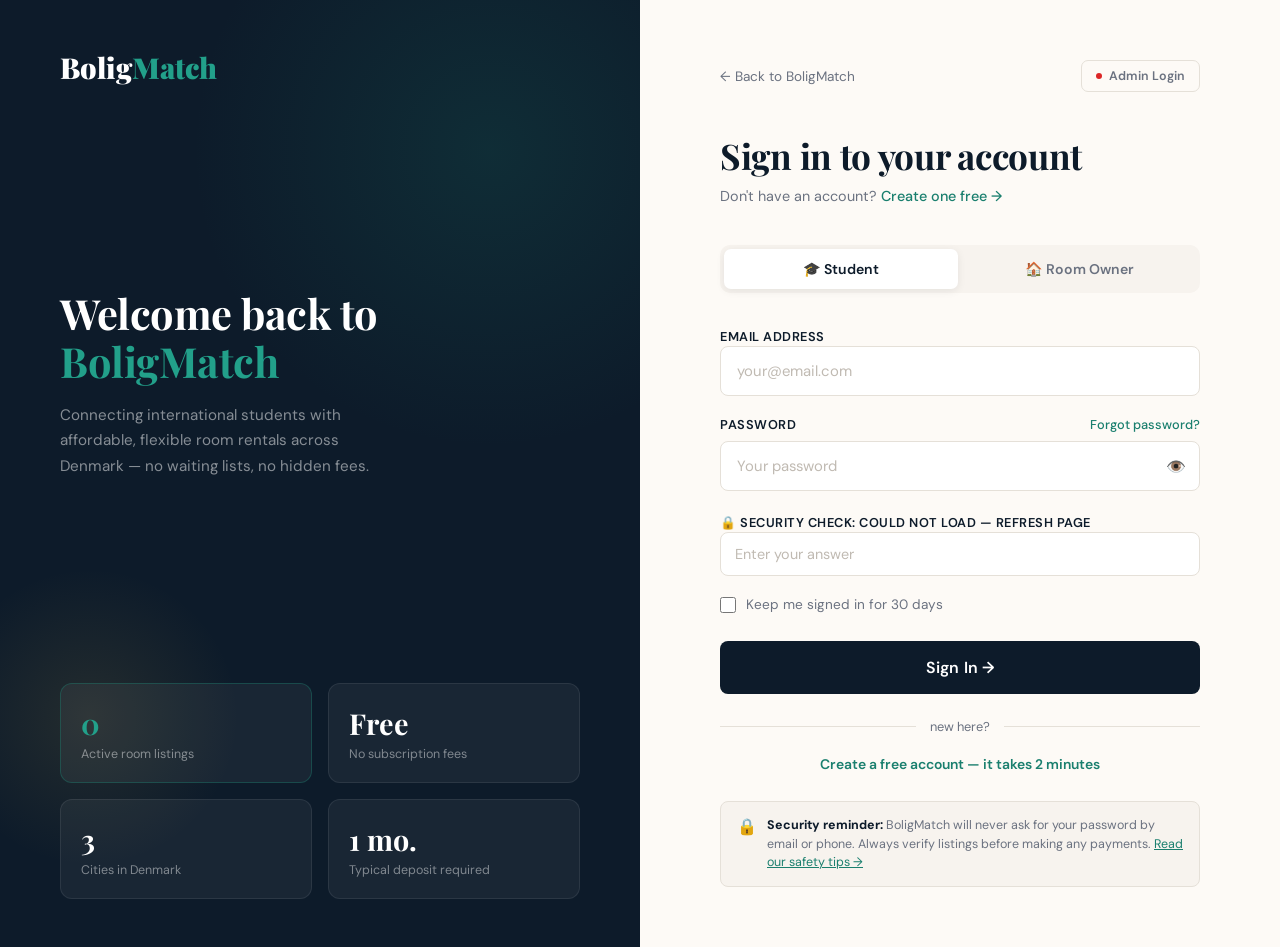
<file: frontend/login.html>
<!DOCTYPE html>
<html lang="en">

<head>
  <meta charset="UTF-8" />
  <meta name="viewport" content="width=device-width, initial-scale=1.0" />
  <title>Login — BoligMatch</title>
  <link
    href="https://fonts.googleapis.com/css2?family=Playfair+Display:wght@700;900&family=DM+Sans:wght@300;400;500;600&display=swap"
    rel="stylesheet" />
  <link rel="stylesheet" href="../css/login.css" />
</head>

<body>

  <!-- LEFT PANEL -->
  <div class="left-panel">
    <div class="circle-bg c1"></div>
    <div class="circle-bg c2"></div>

    <a href="index.html" class="panel-logo">Bolig<span>Match</span></a>

    <div class="panel-hero">
      <h2>Welcome back to <em>BoligMatch</em></h2>
      <p>Connecting international students with affordable, flexible room rentals across Denmark — no waiting lists, no
        hidden fees.</p>
    </div>

    <div class="login-stats">
      <div class="login-stat accent">
        <div class="num">0</div>
        <div class="lbl">Active room listings</div>
      </div>
      <div class="login-stat">
        <div class="num">Free</div>
        <div class="lbl">No subscription fees</div>
      </div>
      <div class="login-stat">
        <div class="num">3</div>
        <div class="lbl">Cities in Denmark</div>
      </div>
      <div class="login-stat">
        <div class="num">1 mo.</div>
        <div class="lbl">Typical deposit required</div>
      </div>
    </div>
  </div>

  <!-- RIGHT PANEL -->
  <div class="right-panel">
    <div class="top-bar">
      <a href="index.html" class="back-link">← Back to BoligMatch</a>
      <a href="../backend/admin-login.php" class="admin-login-btn">
        <span class="admin-dot"></span>
        Admin Login
      </a>
    </div>

    <div class="form-header">
      <h1>Sign in to your account</h1>
      <p>Don't have an account? <a href="register.html">Create one free →</a></p>
    </div>

    <!-- Role Tabs -->
    <div class="role-tabs">
      <button class="role-tab active" onclick="setRole('student', this)">🎓 Student</button>
      <button class="role-tab" onclick="setRole('owner', this)">🏠 Room Owner</button>
    </div>

    <!-- Alert -->
    <div class="alert error" id="alert-box">
      ⚠️ <span id="alert-text">Invalid email or password. Please try again.</span>
    </div>

    <form id="login-form" method="POST" action="../backend/login.php" onsubmit="return handleLogin(event)" novalidate>
      <input type="hidden" name="role" id="role-val" value="student" />

      <div class="form-group">
        <label>Email Address</label>
        <input type="email" name="email" id="login-email" placeholder="your@email.com" required />
      </div>

      <div class="form-group">
        <div class="form-label-row">
          <label>Password</label>
          <a href="#" class="forgot-link" onclick="showForgot(event)">Forgot password?</a>
        </div>
        <div class="pw-wrap">
          <input type="password" name="password" id="login-pw" placeholder="Your password" required />
          <span class="pw-eye" onclick="togglePw()">👁️</span>
        </div>
      </div>

      <!-- CAPTCHA — question loaded from backend/captcha.php via JavaScript -->
      <div class="form-group">
        <label id="captcha-label">🔒 Security Check: Loading...</label>
        <input type="number" name="captcha" id="captcha-input" placeholder="Enter your answer" required
               style="width:100%;padding:12px 14px;border:1.5px solid #e5e0d8;border-radius:8px;font-family:'DM Sans',sans-serif;font-size:.9rem;outline:none;" />
      </div>

      <div class="remember-row">
        <input type="checkbox" id="remember" name="remember" />
        <label for="remember">Keep me signed in for 30 days</label>
      </div>

      <button type="submit" class="submit-btn" id="login-btn">Sign In →</button>

      <div class="divider">new here?</div>

      <div class="register-link">
        <a href="register.html">Create a free account — it takes 2 minutes</a>
      </div>
    </form>

    <div class="safety-tip">
      <span>🔒</span>
      <p><strong>Security reminder:</strong> BoligMatch will never ask for your password by email or phone. Always
        verify listings before making any payments. <a href="safety-tips.html" style="color:#1a7f6e">Read our safety tips →</a></p>
    </div>
  </div>

  <!-- Forgot Password Modal -->
  <div id="modal-overlay"
    style="display:none; position:fixed; inset:0; background:rgba(0,0,0,0.5); z-index:50; align-items:center; justify-content:center;">
    <div
      style="background:white; border-radius:16px; padding:40px; max-width:420px; width:90%;">
      <h3 style="font-family:'Playfair Display',serif; font-size:1.4rem; color:#0d1b2a; margin-bottom:8px;">Reset
        your password</h3>
      <p style="color:#6b7280; font-size:0.87rem; margin-bottom:24px; line-height:1.6;">Enter your email
        address and we'll generate a reset link for you.</p>
      <div class="form-group">
        <label>Email Address</label>
        <input type="email" id="reset-email" placeholder="your@email.com" />
      </div>
      <div style="display:flex; gap:12px; margin-top:8px;">
        <button onclick="closeModal()"
          style="flex:1; padding:13px; border:1.5px solid #e5e0d8; border-radius:8px; background:white; font-family:'DM Sans',sans-serif; font-size:0.9rem; cursor:pointer; color:#6b7280;">Cancel</button>
        <button onclick="sendReset()"
          style="flex:2; padding:13px; border:none; border-radius:8px; background:#0d1b2a; color:white; font-family:'DM Sans',sans-serif; font-size:0.9rem; font-weight:600; cursor:pointer;"
          id="reset-btn">Send Reset Link</button>
      </div>
    </div>
  </div>

  <script>
    // ── Load CAPTCHA question from backend ────────────────────
    function loadCaptcha() {
      fetch('../backend/captcha.php')
        .then(function(r) { return r.json(); })
        .then(function(data) {
          document.getElementById('captcha-label').textContent = '🔒 Security Check: ' + data.question;
        })
        .catch(function() {
          document.getElementById('captcha-label').textContent = '🔒 Security Check: Could not load — refresh page';
        });
    }
    loadCaptcha();

    // ── Role tabs ─────────────────────────────────────────────
    function setRole(role, btn) {
      document.getElementById('role-val').value = role;
      document.querySelectorAll('.role-tab').forEach(function(t) { t.classList.remove('active'); });
      btn.classList.add('active');
    }

    // ── Password toggle ───────────────────────────────────────
    function togglePw() {
      var input = document.getElementById('login-pw');
      var eye = document.querySelector('.pw-eye');
      var isPassword = input.type === 'password';
      input.type = isPassword ? 'text' : 'password';
      eye.textContent = isPassword ? '🙈' : '👁️';
    }

    // ── Form validation ───────────────────────────────────────
    function handleLogin(e) {
      var email = document.getElementById('login-email').value;
      var pw = document.getElementById('login-pw').value;
      var captcha = document.getElementById('captcha-input').value;
      var btn = document.getElementById('login-btn');

      if (!email || !pw) {
        e.preventDefault();
        showAlert('Please enter your email and password.');
        return false;
      }
      if (!captcha) {
        e.preventDefault();
        showAlert('Please answer the security question.');
        return false;
      }

      btn.textContent = 'Signing in...';
      btn.disabled = true;
      btn.style.opacity = '0.7';
      return true;
    }

    // ── Alert ─────────────────────────────────────────────────
    function showAlert(msg) {
      var box = document.getElementById('alert-box');
      document.getElementById('alert-text').textContent = msg;
      box.style.display = 'flex';
      setTimeout(function() { box.style.display = 'none'; }, 5000);
    }

    // ── Forgot password ───────────────────────────────────────
    function showForgot(e) {
      e.preventDefault();
      document.getElementById('modal-overlay').style.display = 'flex';
    }
    function closeModal() {
      document.getElementById('modal-overlay').style.display = 'none';
    }
    function sendReset() {
      var email = document.getElementById('reset-email').value;
      var btn = document.getElementById('reset-btn');
      if (!email) { alert('Please enter your email address.'); return; }

      btn.textContent = 'Sending...';
      btn.disabled = true;

      var formData = new FormData();
      formData.append('email', email);

      fetch('../backend/forgot-password.php', { method: 'POST', body: formData })
      .then(function(r) { return r.json(); })
      .then(function(data) {
        if (data.success && data.reset_url) {
          var modal = document.getElementById('modal-overlay').querySelector('div');
          modal.innerHTML = '<h3 style="font-family:Playfair Display,serif;font-size:1.4rem;color:#0d1b2a;margin-bottom:8px;">Reset link generated</h3>'
            + '<p style="color:#6b7280;font-size:0.82rem;margin-bottom:12px;line-height:1.6;">In production this would be emailed. For the prototype, click below:</p>'
            + '<div style="background:rgba(26,127,110,.06);border:2px dashed #1a7f6e;border-radius:8px;padding:14px;margin-bottom:16px;word-break:break-all;">'
            + '<a href="' + data.reset_url + '" style="color:#1a7f6e;font-size:0.82rem;font-weight:600;">' + data.reset_url + '</a></div>'
            + '<button onclick="closeModal()" style="width:100%;padding:13px;border:none;border-radius:8px;background:#0d1b2a;color:white;font-family:DM Sans,sans-serif;font-size:0.9rem;font-weight:600;cursor:pointer;">Close</button>';
        } else {
          btn.textContent = 'Send Reset Link'; btn.disabled = false;
          alert(data.message || 'Something went wrong.');
        }
      })
      .catch(function() {
        btn.textContent = 'Send Reset Link'; btn.disabled = false;
        alert('Could not connect. Is XAMPP running?');
      });
    }

    // ── Show errors from URL params ───────────────────────────
    (function() {
      var params = new URLSearchParams(window.location.search);
      if (params.has('error')) {
        var messages = {
          'invalid': 'Incorrect email or password. Please try again.',
          'missing': 'Please enter your email address and password.',
          'locked': 'Too many failed attempts. Please wait before trying again.',
          'banned': 'Your account has been suspended. Please contact support.',
          'wrong_role': 'Please select the correct role tab above and try again.',
          'invalid_request': 'Invalid request. Please try again.',
          'captcha': 'Incorrect security answer. Please try again.'
        };
        showAlert(messages[params.get('error')] || 'Something went wrong. Please try again.');
        // Reload CAPTCHA with new question after error
        loadCaptcha();
      }
    })();
  </script>
</body>

</html>
</file>
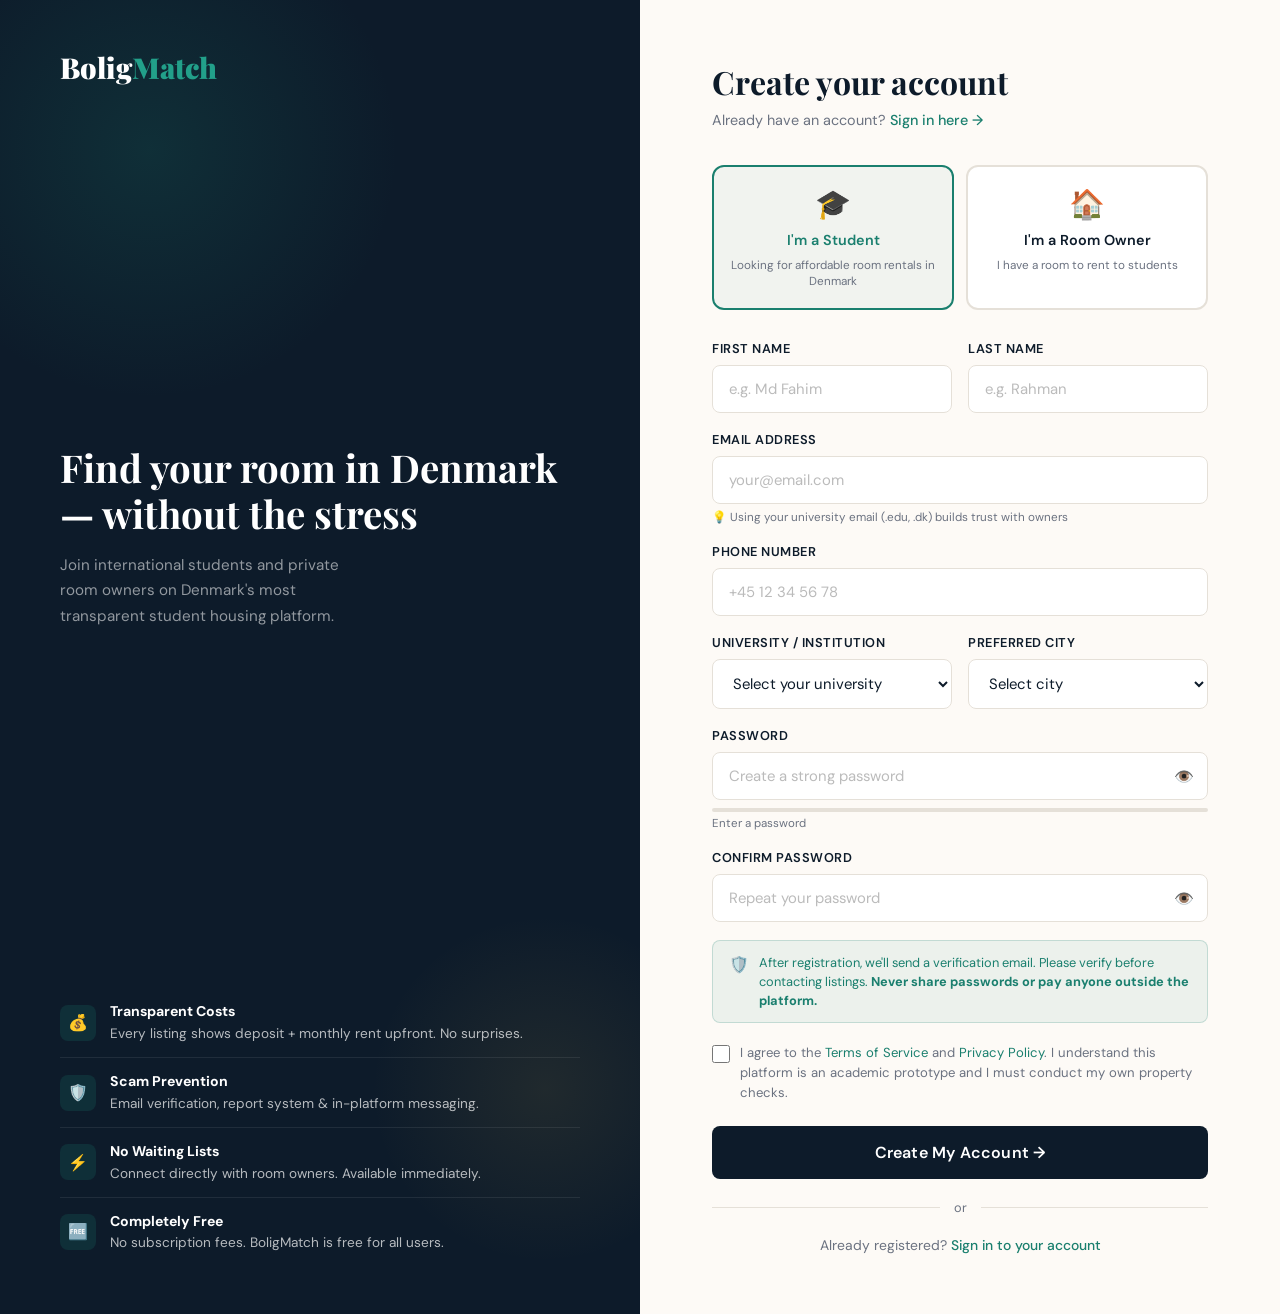
<file: frontend/register.html>
<!DOCTYPE html>
<html lang="en">

<head>
  <meta charset="UTF-8" />
  <meta name="viewport" content="width=device-width, initial-scale=1.0" />
  <title>Register — BoligMatch</title>
  <link
    href="https://fonts.googleapis.com/css2?family=Playfair+Display:wght@700;900&family=DM+Sans:wght@300;400;500;600&display=swap"
    rel="stylesheet" />
  <link rel="stylesheet" href="../css/register.css">
</head>

<body>

  <!-- LEFT PANEL -->
  <div class="left-panel">
    <a href="index.html" class="panel-logo">Bolig<span>Match</span></a>

    <div class="panel-content">
      <h2>Find your room in Denmark — without the stress</h2>
      <p>Join international students and private room owners on Denmark's most transparent student housing platform.</p>
    </div>

    <div class="panel-features">
      <div class="panel-feat">
        <div class="feat-icon">💰</div>
        <div class="feat-text">
          <strong>Transparent Costs</strong>
          Every listing shows deposit + monthly rent upfront. No surprises.
        </div>
      </div>
      <div class="panel-feat">
        <div class="feat-icon">🛡️</div>
        <div class="feat-text">
          <strong>Scam Prevention</strong>
          Email verification, report system & in-platform messaging.
        </div>
      </div>
      <div class="panel-feat">
        <div class="feat-icon">⚡</div>
        <div class="feat-text">
          <strong>No Waiting Lists</strong>
          Connect directly with room owners. Available immediately.
        </div>
      </div>
      <div class="panel-feat">
        <div class="feat-icon">🆓</div>
        <div class="feat-text">
          <strong>Completely Free</strong>
          No subscription fees. BoligMatch is free for all users.
        </div>
      </div>
    </div>
  </div>

  <!-- RIGHT PANEL -->
  <div class="right-panel">
    <div class="form-header">
      <h1>Create your account</h1>
      <p>Already have an account? <a href="login.html">Sign in here →</a></p>
    </div>

    <!-- Role Toggle -->
    <div class="role-toggle">
      <div class="role-btn active" id="btn-student" onclick="setRole('student')">
        <span class="role-icon">🎓</span>
        <span class="role-name">I'm a Student</span>
        <span class="role-desc">Looking for affordable room rentals in Denmark</span>
      </div>
      <div class="role-btn" id="btn-owner" onclick="setRole('owner')">
        <span class="role-icon">🏠</span>
        <span class="role-name">I'm a Room Owner</span>
        <span class="role-desc">I have a room to rent to students</span>
      </div>
    </div>

    <!-- Server-side error banner -->
    <div id="error-banner" class="error-banner" style="display:none;"></div>

    <form id="register-form" method="POST" action="../backend/register.php" onsubmit="return handleSubmit(event)"
      novalidate>
      <input type="hidden" id="role-input" name="role" value="student" />

      <!-- Name Row -->
      <div class="form-row">
        <div class="form-group">
          <label>First Name</label>
          <input type="text" name="first_name" placeholder="e.g. Md Fahim" required />
        </div>
        <div class="form-group">
          <label>Last Name</label>
          <input type="text" name="last_name" placeholder="e.g. Rahman" required />
        </div>
      </div>

      <!-- Email -->
      <div class="form-group">
        <label>Email Address</label>
        <input type="email" name="email" id="email-input" placeholder="your@email.com" required />
        <span class="input-hint">💡 Using your university email (.edu, .dk) builds trust with owners</span>
      </div>

      <!-- Phone -->
      <div class="form-group">
        <label>Phone Number</label>
        <input type="tel" name="phone" placeholder="+45 12 34 56 78" />
      </div>

      <!-- Student-specific -->
      <div id="student-fields">
        <div class="form-row">
          <div class="form-group">
            <label>University / Institution</label>
            <select name="university">
              <option value="">Select your university</option>
              <option>Niels Brock Copenhagen Business College</option>
              <option>University of Copenhagen (KU)</option>
              <option>Technical University of Denmark (DTU)</option>
              <option>Aarhus University</option>
              <option>Copenhagen Business School (CBS)</option>
              <option>Aalborg University</option>
              <option>Other</option>
            </select>
          </div>
          <div class="form-group">
            <label>Preferred City</label>
            <select name="city">
              <option value="">Select city</option>
              <option>Copenhagen</option>
              <option>Aarhus</option>
              <option>Aalborg</option>
              <option>Odense</option>
            </select>
          </div>
        </div>
      </div>

      <!-- Owner-specific -->
      <div id="owner-fields" class="owner-fields">
        <div class="form-group">
          <label>Your Address (City / Area)</label>
          <input type="text" name="address" placeholder="e.g. Nørrebro, Copenhagen" />
        </div>
        <div class="form-group">
          <label>Number of Rooms Available</label>
          <select name="rooms">
            <option value="1">1 room</option>
            <option value="2">2 rooms</option>
            <option value="3+">3 or more</option>
          </select>
        </div>
      </div>

      <!-- Password -->
      <div class="form-group">
        <label>Password</label>
        <div class="password-wrap">
          <input type="password" name="password" id="pw-input" placeholder="Create a strong password" required
            oninput="checkStrength(this.value)" />
          <span class="pw-toggle" onclick="togglePw('pw-input', this)">👁️</span>
        </div>
        <div class="strength-bar">
          <div class="strength-fill" id="strength-fill"></div>
        </div>
        <span class="strength-label" id="strength-label">Enter a password</span>
      </div>

      <!-- Confirm Password -->
      <div class="form-group">
        <label>Confirm Password</label>
        <div class="password-wrap">
          <input type="password" name="confirm_password" id="confirm-input" placeholder="Repeat your password"
            required />
          <span class="pw-toggle" onclick="togglePw('confirm-input', this)">👁️</span>
        </div>
      </div>

      <!-- Safety Notice -->
      <div class="safety-notice">
        <span class="notice-icon">🛡️</span>
        <p>After registration, we'll send a verification email. Please verify before contacting listings. <strong>Never
            share passwords or pay anyone outside the platform.</strong></p>
      </div>

      <!-- Terms -->
      <div class="checkbox-group">
        <input type="checkbox" id="terms" name="terms" required />
        <label for="terms">I agree to the <a href="#">Terms of Service</a> and <a href="#">Privacy Policy</a>. I
          understand this platform is an academic prototype and I must conduct my own property checks.</label>
      </div>

      <button type="submit" class="submit-btn">Create My Account →</button>

      <div class="divider">or</div>

      <div class="already-link">
        Already registered? <a href="login.html">Sign in to your account</a>
      </div>
    </form>
  </div>

  <script>
    let currentRole = 'student';

    function setRole(role) {
      currentRole = role;
      document.getElementById('role-input').value = role;
      document.getElementById('btn-student').classList.toggle('active', role === 'student');
      document.getElementById('btn-owner').classList.toggle('active', role === 'owner');
      document.getElementById('student-fields').style.display = role === 'student' ? 'block' : 'none';
      document.getElementById('owner-fields').classList.toggle('visible', role === 'owner');
    }

    function togglePw(inputId, btn) {
      const input = document.getElementById(inputId);
      const isText = input.type === 'text';
      input.type = isText ? 'password' : 'text';
      btn.textContent = isText ? '👁️' : '🙈';
    }

    function checkStrength(pw) {
      const fill = document.getElementById('strength-fill');
      const label = document.getElementById('strength-label');
      let score = 0;
      if (pw.length >= 8) score++;
      if (/[A-Z]/.test(pw)) score++;
      if (/[0-9]/.test(pw)) score++;
      if (/[^A-Za-z0-9]/.test(pw)) score++;
      const levels = [
        { pct: '0%', color: '#e5e0d8', text: 'Enter a password' },
        { pct: '25%', color: '#dc2626', text: 'Weak' },
        { pct: '50%', color: '#f59e0b', text: 'Fair' },
        { pct: '75%', color: '#3b82f6', text: 'Good' },
        { pct: '100%', color: '#16a34a', text: 'Strong ✓' },
      ];
      fill.style.width = levels[score].pct;
      fill.style.background = levels[score].color;
      label.textContent = pw.length === 0 ? 'Enter a password' : levels[score].text;
    }

    function handleSubmit(e) {
      const form = document.getElementById('register-form');
      const pw = document.getElementById('pw-input').value;
      const confirm = document.getElementById('confirm-input').value;
      const firstName = form.querySelector('[name="first_name"]').value.trim();
      const lastName = form.querySelector('[name="last_name"]').value.trim();
      const email = form.querySelector('[name="email"]').value.trim();
      const terms = form.querySelector('[name="terms"]').checked;

      const errors = [];

      if (firstName.length < 2) errors.push('First name must be at least 2 characters.');
      if (lastName.length < 2) errors.push('Last name must be at least 2 characters.');
      if (!email) errors.push('Please enter your email address.');
      if (pw.length < 8) errors.push('Password must be at least 8 characters.');
      if (pw !== confirm) errors.push('Passwords do not match.');
      if (!terms) errors.push('You must agree to the Terms of Service.');

      if (errors.length > 0) {
        e.preventDefault();
        showErrors(errors);
        return false;
      }

      // Validation passed — disable button and allow form to submit to register.php
      const btn = form.querySelector('.submit-btn');
      btn.textContent = 'Creating account...';
      btn.disabled = true;
      return true;
    }

    function showErrors(errors) {
      const banner = document.getElementById('error-banner');
      banner.innerHTML = errors.map(e => '<p>' + e + '</p>').join('');
      banner.style.display = 'block';
      banner.scrollIntoView({ behavior: 'smooth', block: 'center' });
    }

    // On page load: show server-side errors if redirected back with ?error
    (function () {
      const params = new URLSearchParams(window.location.search);
      if (params.has('error')) {
        const messages = {
          'validation': 'Please correct the errors below and try again.',
          'duplicate_email': 'An account with this email already exists.',
          'server': 'Registration failed due to a server error. Please try again.',
          'invalid_request': 'Invalid request. Please try again.'
        };
        const errorType = params.get('error');
        const msg = messages[errorType] || 'Something went wrong. Please try again.';
        showErrors([msg]);
      }
    })();
  </script>
</body>

</html>
</file>
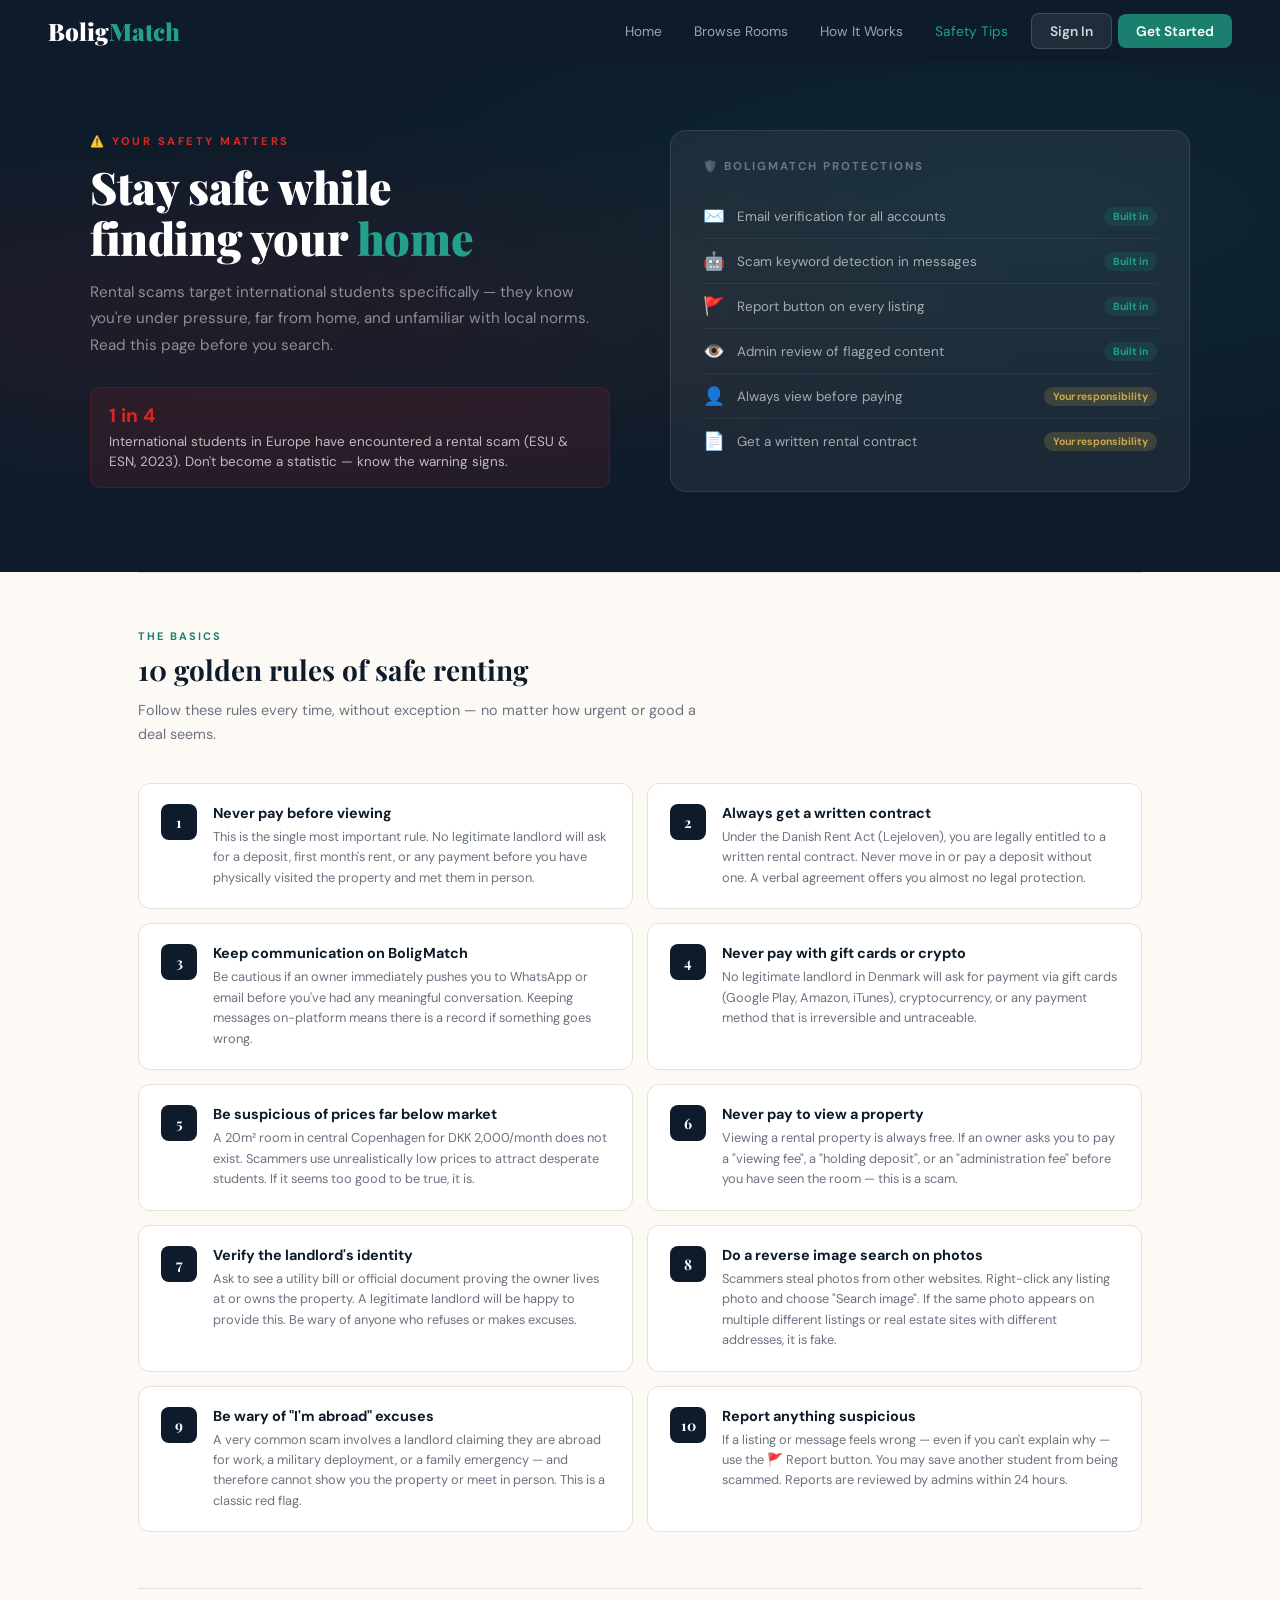
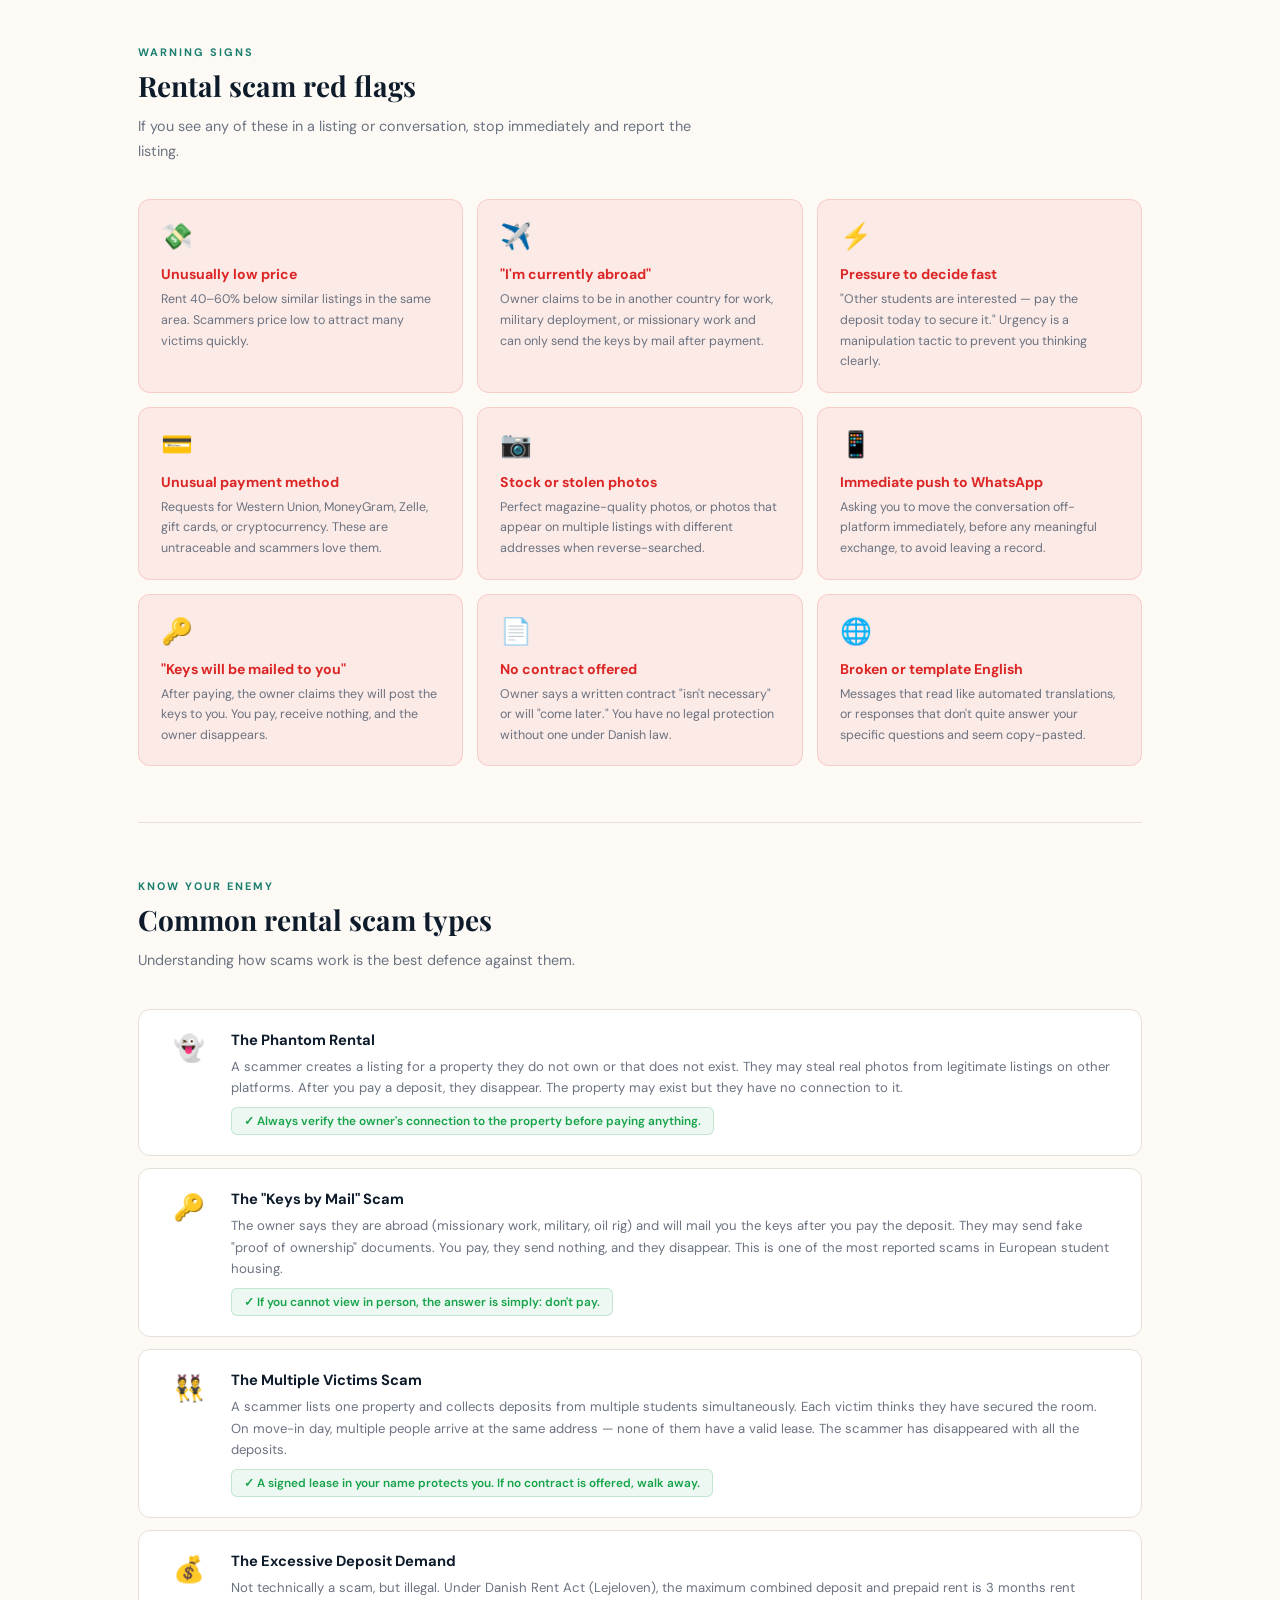
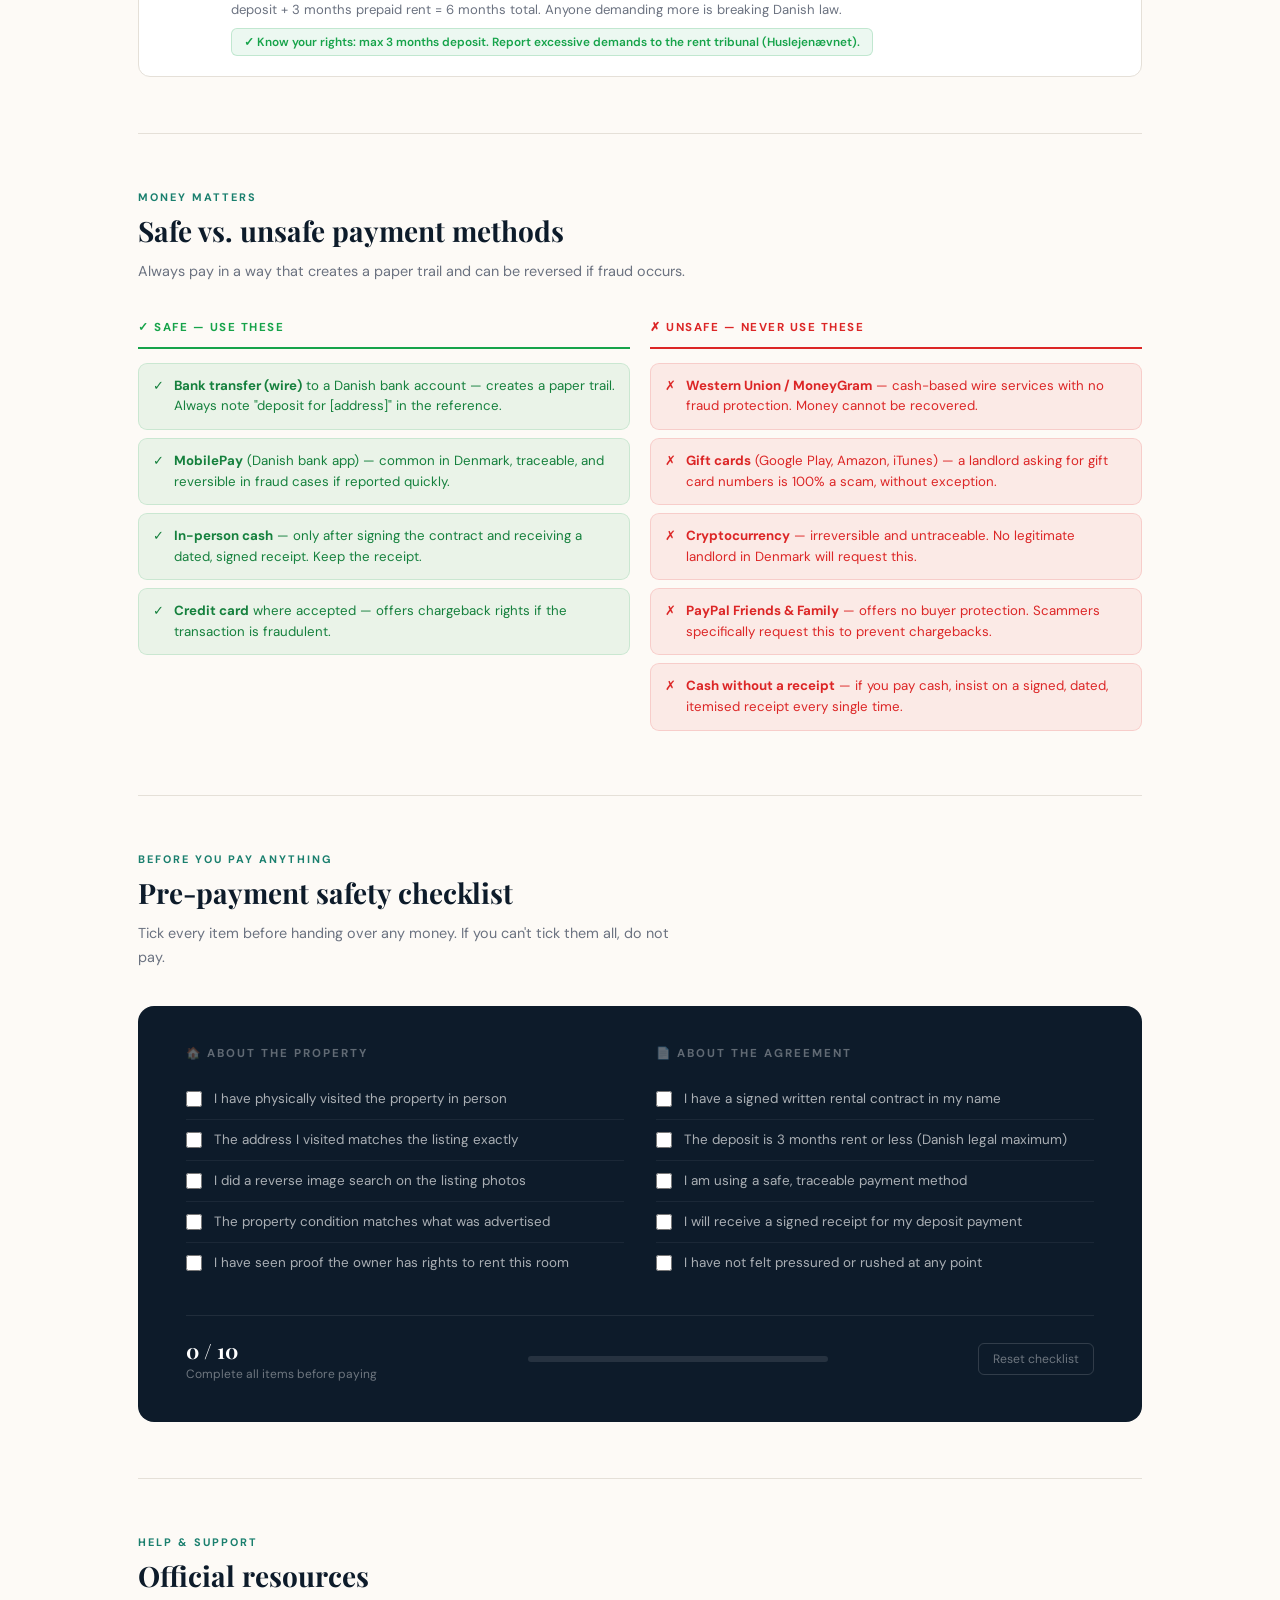
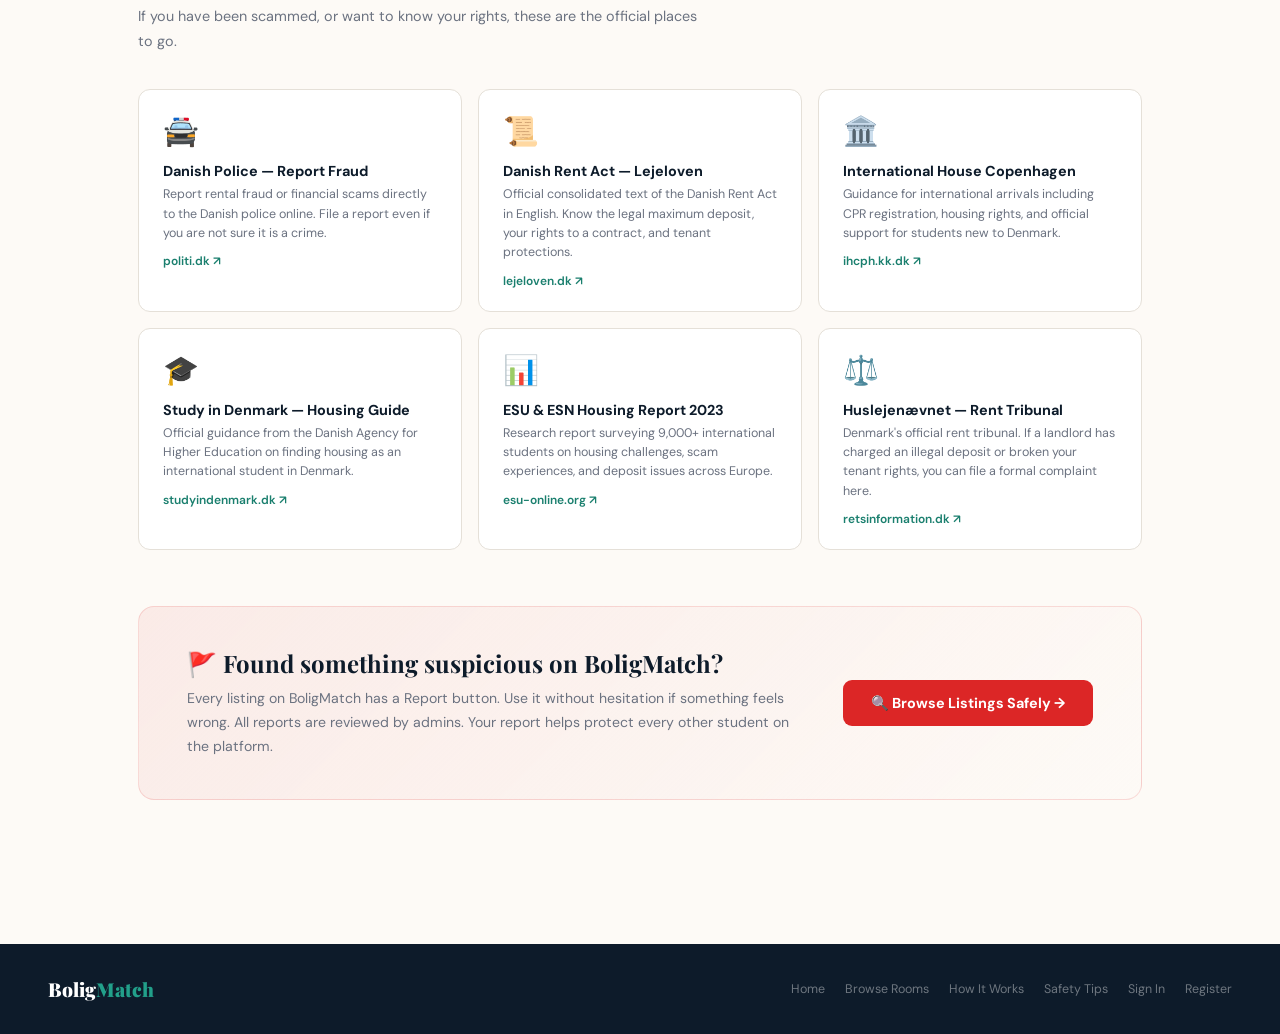
<file: frontend/safety-tips.html>
<!DOCTYPE html>
<html lang="en">
<head>
  <meta charset="UTF-8"/>
  <meta name="viewport" content="width=device-width, initial-scale=1.0"/>
  <title>Safety Tips — BoligMatch</title>
  <link href="https://fonts.googleapis.com/css2?family=Playfair+Display:wght@400;700;900&family=DM+Sans:wght@300;400;500;600&display=swap" rel="stylesheet"/>
  <style>
    :root {
      --navy:       #0d1b2a;
      --slate:      #1b2d45;
      --teal:       #1a7f6e;
      --teal-light: #22a08a;
      --teal-pale:  rgba(26,127,110,0.08);
      --cream:      #f7f3ee;
      --warm-white: #fdfaf6;
      --gold:       #c9a84c;
      --gold-pale:  rgba(201,168,76,0.10);
      --text:       #0d1b2a;
      --text-muted: #6b7280;
      --border:     #e5e0d8;
      --red:        #dc2626;
      --red-pale:   rgba(220,38,38,0.07);
      --red-mid:    rgba(220,38,38,0.12);
      --green:      #16a34a;
      --green-pale: rgba(22,163,74,0.08);
    }
    *, *::before, *::after { margin:0; padding:0; box-sizing:border-box; }
    html { scroll-behavior:smooth; }
    body { font-family:'DM Sans',sans-serif; background:var(--warm-white); color:var(--text); }

    /* ── NAV ──────────────────────────────────────────── */
    nav {
      background:var(--navy); height:62px;
      display:flex; align-items:center; justify-content:space-between;
      padding:0 48px; position:sticky; top:0; z-index:100;
    }
    .logo { font-family:'Playfair Display',serif; font-size:1.5rem; font-weight:900; color:white; text-decoration:none; }
    .logo span { color:var(--teal-light); }
    .nav-links { display:flex; align-items:center; gap:6px; }
    .nav-link { color:rgba(255,255,255,.6); text-decoration:none; font-size:.86rem; padding:7px 13px; border-radius:7px; transition:all .2s; }
    .nav-link:hover { color:white; background:rgba(255,255,255,.07); }
    .nav-link.active { color:var(--teal-light); }
    .nav-btn { padding:8px 18px; border-radius:8px; text-decoration:none; font-size:.86rem; font-weight:600; transition:background .2s; }
    .nav-btn.solid { background:var(--teal); color:white; }
    .nav-btn.solid:hover { background:var(--teal-light); }
    .nav-btn.ghost { background:rgba(255,255,255,.08); color:rgba(255,255,255,.8); border:1px solid rgba(255,255,255,.15); margin-left:4px; }
    .nav-btn.ghost:hover { background:rgba(255,255,255,.14); }

    /* ── HERO ─────────────────────────────────────────── */
    .hero {
      background:var(--navy);
      padding:68px 48px 80px;
      position:relative; overflow:hidden;
    }
    .hero::before {
      content:''; position:absolute; inset:0;
      background:radial-gradient(ellipse at 20% 50%, rgba(220,38,38,.1) 0%, transparent 55%),
                 radial-gradient(ellipse at 80% 30%, rgba(26,127,110,.12) 0%, transparent 50%);
      pointer-events:none;
    }
    .hero-inner { max-width:1100px; margin:0 auto; display:grid; grid-template-columns:1fr 1fr; gap:60px; align-items:center; position:relative; z-index:1; }
    .hero-eyebrow { font-size:.7rem; font-weight:700; text-transform:uppercase; letter-spacing:2.5px; color:var(--red); margin-bottom:14px; display:flex; align-items:center; gap:8px; }
    .hero-h1 { font-family:'Playfair Display',serif; font-size:2.8rem; font-weight:900; color:white; line-height:1.12; letter-spacing:-.4px; margin-bottom:16px; }
    .hero-h1 em { font-style:normal; color:var(--teal-light); }
    .hero-sub { font-size:.95rem; color:rgba(255,255,255,.5); line-height:1.75; margin-bottom:28px; }
    .hero-stat {
      display:flex; align-items:center; gap:12px;
      padding:14px 18px; border-radius:10px;
      background:rgba(220,38,38,.1); border:1px solid rgba(220,38,38,.2);
      font-size:.84rem; color:rgba(255,255,255,.7); line-height:1.5;
    }
    .hero-stat strong { color:var(--red); font-size:1.2rem; display:block; margin-bottom:2px; }

    /* Safety score card on right */
    .hero-card {
      background:rgba(255,255,255,.06); border:1px solid rgba(255,255,255,.1);
      border-radius:16px; padding:28px 32px;
    }
    .hc-title { font-size:.72rem; font-weight:700; text-transform:uppercase; letter-spacing:2px; color:rgba(255,255,255,.35); margin-bottom:20px; }
    .hc-item {
      display:flex; align-items:center; gap:12px;
      padding:11px 0; border-bottom:1px solid rgba(255,255,255,.06);
      font-size:.84rem;
    }
    .hc-item:last-child { border-bottom:none; }
    .hc-icon { font-size:1.1rem; flex-shrink:0; }
    .hc-text { color:rgba(255,255,255,.6); flex:1; }
    .hc-badge {
      font-size:.65rem; font-weight:700; padding:3px 9px; border-radius:100px; flex-shrink:0;
    }
    .hc-badge.built-in { background:rgba(26,127,110,.2); color:var(--teal-light); }
    .hc-badge.yours    { background:rgba(201,168,76,.2);  color:var(--gold); }

    /* ── PAGE BODY ────────────────────────────────────── */
    .page-body { max-width:1100px; margin:0 auto; padding:0 48px 80px; }

    /* ── SECTION ──────────────────────────────────────── */
    .section { padding:56px 0; border-top:1px solid var(--border); }
    .section-eyebrow { font-size:.68rem; font-weight:700; text-transform:uppercase; letter-spacing:2px; color:var(--teal); margin-bottom:8px; }
    .section-title   { font-family:'Playfair Display',serif; font-size:1.75rem; font-weight:700; color:var(--navy); margin-bottom:10px; }
    .section-sub     { font-size:.9rem; color:var(--text-muted); line-height:1.7; max-width:560px; margin-bottom:36px; }

    /* ── THE 10 GOLDEN RULES ─────────────────────────── */
    .rules-grid { display:grid; grid-template-columns:1fr 1fr; gap:14px; }
    .rule-card {
      display:flex; align-items:flex-start; gap:16px;
      padding:20px 22px; border-radius:12px;
      background:white; border:1.5px solid var(--border);
      transition:border-color .2s, box-shadow .2s;
    }
    .rule-card:hover { border-color:var(--teal); box-shadow:0 4px 18px rgba(13,27,42,.07); }
    .rule-num {
      width:36px; height:36px; border-radius:8px; flex-shrink:0;
      background:var(--navy); color:white;
      font-family:'Playfair Display',serif; font-size:.9rem; font-weight:700;
      display:flex; align-items:center; justify-content:center;
    }
    .rule-title { font-size:.9rem; font-weight:700; color:var(--navy); margin-bottom:5px; }
    .rule-text  { font-size:.8rem; color:var(--text-muted); line-height:1.6; }

    /* ── RED FLAGS ────────────────────────────────────── */
    .red-flags-grid { display:grid; grid-template-columns:repeat(3,1fr); gap:14px; }
    .red-flag-card {
      padding:20px 22px; border-radius:12px;
      background:var(--red-pale); border:1.5px solid rgba(220,38,38,.15);
      transition:border-color .2s;
    }
    .red-flag-card:hover { border-color:var(--red); }
    .rf-icon  { font-size:1.6rem; margin-bottom:12px; }
    .rf-title { font-size:.88rem; font-weight:700; color:var(--red); margin-bottom:6px; }
    .rf-text  { font-size:.78rem; color:var(--text-muted); line-height:1.65; }

    /* ── SCAM TYPES ──────────────────────────────────── */
    .scam-list { display:flex; flex-direction:column; gap:12px; }
    .scam-item {
      display:grid; grid-template-columns:52px 1fr;
      gap:16px; align-items:start;
      padding:20px 24px; border-radius:12px;
      background:white; border:1.5px solid var(--border);
    }
    .si-icon { font-size:1.6rem; text-align:center; padding-top:2px; }
    .si-title { font-size:.92rem; font-weight:700; color:var(--navy); margin-bottom:6px; }
    .si-text  { font-size:.82rem; color:var(--text-muted); line-height:1.65; }
    .si-tip {
      display:inline-flex; align-items:center; gap:6px;
      margin-top:8px; padding:5px 12px; border-radius:6px;
      background:var(--green-pale); border:1px solid rgba(22,163,74,.2);
      font-size:.74rem; font-weight:600; color:var(--green);
    }

    /* ── SAFE PAYMENT ────────────────────────────────── */
    .payment-grid { display:grid; grid-template-columns:1fr 1fr; gap:20px; }
    .pay-col-title {
      font-size:.72rem; font-weight:700; text-transform:uppercase;
      letter-spacing:1.5px; padding-bottom:12px; margin-bottom:14px;
      border-bottom:2px solid currentColor;
    }
    .pay-col-title.safe   { color:var(--green); }
    .pay-col-title.unsafe { color:var(--red); }
    .pay-item {
      display:flex; align-items:flex-start; gap:10px;
      padding:12px 14px; border-radius:9px; margin-bottom:8px;
      font-size:.83rem; line-height:1.55;
    }
    .pay-item.safe-item   { background:var(--green-pale); border:1px solid rgba(22,163,74,.15); color:#15803d; }
    .pay-item.unsafe-item { background:var(--red-pale);   border:1px solid rgba(220,38,38,.15); color:var(--red); }

    /* ── CHECKLIST ───────────────────────────────────── */
    .checklist-wrap {
      background:var(--navy); border-radius:16px;
      padding:40px 48px; display:grid; grid-template-columns:1fr 1fr; gap:32px;
    }
    .cl-col-title { font-size:.72rem; font-weight:700; text-transform:uppercase; letter-spacing:2px; color:rgba(255,255,255,.35); margin-bottom:18px; }
    .cl-item {
      display:flex; align-items:flex-start; gap:12px;
      padding:10px 0; border-bottom:1px solid rgba(255,255,255,.06);
      font-size:.84rem; color:rgba(255,255,255,.65); line-height:1.5;
    }
    .cl-item:last-child { border-bottom:none; }
    .cl-item input[type="checkbox"] { accent-color:var(--teal-light); width:16px; height:16px; flex-shrink:0; margin-top:2px; cursor:pointer; }
    .cl-item label { cursor:pointer; }
    .cl-item.checked label { color:var(--teal-light); text-decoration:line-through; opacity:.7; }
    .checklist-footer {
      grid-column:1/-1; padding-top:20px; border-top:1px solid rgba(255,255,255,.08);
      display:flex; align-items:center; justify-content:space-between; flex-wrap:wrap; gap:12px;
    }
    .cl-score { font-family:'Playfair Display',serif; font-size:1.3rem; font-weight:700; color:white; }
    .cl-score-label { font-size:.75rem; color:rgba(255,255,255,.4); margin-top:2px; }
    .cl-progress { flex:1; height:6px; background:rgba(255,255,255,.1); border-radius:3px; max-width:300px; }
    .cl-progress-bar { height:100%; border-radius:3px; background:var(--teal-light); transition:width .4s; width:0%; }
    .cl-reset { background:none; border:1px solid rgba(255,255,255,.15); color:rgba(255,255,255,.4); padding:7px 14px; border-radius:6px; font-family:'DM Sans',sans-serif; font-size:.76rem; cursor:pointer; transition:all .2s; }
    .cl-reset:hover { border-color:rgba(255,255,255,.4); color:rgba(255,255,255,.8); }

    /* ── RESOURCES ───────────────────────────────────── */
    .resources-grid { display:grid; grid-template-columns:repeat(3,1fr); gap:16px; }
    .resource-card {
      padding:22px 24px; border-radius:12px;
      background:white; border:1.5px solid var(--border);
      text-decoration:none; color:inherit;
      transition:border-color .2s, box-shadow .2s;
      display:block;
    }
    .resource-card:hover { border-color:var(--teal); box-shadow:0 4px 18px rgba(13,27,42,.07); }
    .rc-icon  { font-size:1.8rem; margin-bottom:12px; }
    .rc-name  { font-size:.9rem; font-weight:700; color:var(--navy); margin-bottom:5px; }
    .rc-desc  { font-size:.78rem; color:var(--text-muted); line-height:1.55; margin-bottom:10px; }
    .rc-link  { font-size:.75rem; color:var(--teal); font-weight:600; }

    /* ── REPORT SECTION ──────────────────────────────── */
    .report-section {
      background:linear-gradient(135deg, var(--red-pale) 0%, var(--warm-white) 100%);
      border:1.5px solid rgba(220,38,38,.15);
      border-radius:16px; padding:40px 48px;
      display:grid; grid-template-columns:1fr auto; gap:40px; align-items:center;
    }
    .rs-title { font-family:'Playfair Display',serif; font-size:1.5rem; font-weight:700; color:var(--navy); margin-bottom:8px; }
    .rs-text  { font-size:.88rem; color:var(--text-muted); line-height:1.7; }
    .rs-btn {
      display:inline-flex; align-items:center; gap:8px; white-space:nowrap;
      padding:14px 28px; background:var(--red); color:white;
      border-radius:9px; font-weight:700; font-size:.9rem; text-decoration:none;
      transition:background .2s; flex-shrink:0;
    }
    .rs-btn:hover { background:#b91c1c; }

    /* ── FOOTER ──────────────────────────────────────── */
    footer { background:var(--navy); margin-top:64px; padding:32px 48px; display:flex; align-items:center; justify-content:space-between; flex-wrap:wrap; gap:14px; }
    .footer-logo { font-family:'Playfair Display',serif; font-size:1.2rem; font-weight:900; color:white; }
    .footer-logo span { color:var(--teal-light); }
    .footer-links { display:flex; gap:20px; }
    .footer-links a { font-size:.78rem; color:rgba(255,255,255,.4); text-decoration:none; transition:color .2s; }
    .footer-links a:hover { color:rgba(255,255,255,.8); }

    /* ── ANIMATIONS ──────────────────────────────────── */
    @keyframes fadeUp { from{opacity:0;transform:translateY(18px);} to{opacity:1;transform:translateY(0);} }
    .rule-card    { animation:fadeUp .4s ease both; }
    .red-flag-card{ animation:fadeUp .45s ease both; }
    .scam-item    { animation:fadeUp .4s ease both; }
    .rule-card:nth-child(n)    { animation-delay:calc(.05s * var(--i,1)); }
  </style>
</head>
<body>

<!-- NAV -->
<nav>
  <a href="index.html" class="logo">Bolig<span>Match</span></a>
  <div class="nav-links">
    <a href="index.html"         class="nav-link">Home</a>
    <a href="login.html"      class="nav-link">Browse Rooms</a>
    <a href="how-it-works.html" class="nav-link">How It Works</a>
    <a href="safety-tips.html"  class="nav-link active">Safety Tips</a>
    <a href="login.html"        class="nav-btn ghost">Sign In</a>
    <a href="register.html"     class="nav-btn solid">Get Started</a>
  </div>
</nav>

<!-- HERO -->
<section class="hero">
  <div class="hero-inner">
    <div>
      <div class="hero-eyebrow">⚠️ Your safety matters</div>
      <h1 class="hero-h1">Stay safe while<br/>finding your <em>home</em></h1>
      <p class="hero-sub">Rental scams target international students specifically — they know you're under pressure, far from home, and unfamiliar with local norms. Read this page before you search.</p>
      <div class="hero-stat">
        <div>
          <strong>1 in 4</strong>
          International students in Europe have encountered a rental scam (ESU & ESN, 2023). Don't become a statistic — know the warning signs.
        </div>
      </div>
    </div>

    <!-- Platform protections summary -->
    <div class="hero-card">
      <div class="hc-title">🛡️ BoligMatch protections</div>
      <div class="hc-item">
        <span class="hc-icon">✉️</span>
        <span class="hc-text">Email verification for all accounts</span>
        <span class="hc-badge built-in">Built in</span>
      </div>
      <div class="hc-item">
        <span class="hc-icon">🤖</span>
        <span class="hc-text">Scam keyword detection in messages</span>
        <span class="hc-badge built-in">Built in</span>
      </div>
      <div class="hc-item">
        <span class="hc-icon">🚩</span>
        <span class="hc-text">Report button on every listing</span>
        <span class="hc-badge built-in">Built in</span>
      </div>
      <div class="hc-item">
        <span class="hc-icon">👁️</span>
        <span class="hc-text">Admin review of flagged content</span>
        <span class="hc-badge built-in">Built in</span>
      </div>
      <div class="hc-item">
        <span class="hc-icon">👤</span>
        <span class="hc-text">Always view before paying</span>
        <span class="hc-badge yours">Your responsibility</span>
      </div>
      <div class="hc-item">
        <span class="hc-icon">📄</span>
        <span class="hc-text">Get a written rental contract</span>
        <span class="hc-badge yours">Your responsibility</span>
      </div>
    </div>
  </div>
</section>

<div class="page-body">

  <!-- ═══ 10 GOLDEN RULES ═══ -->
  <section class="section">
    <div class="section-eyebrow">The basics</div>
    <div class="section-title">10 golden rules of safe renting</div>
    <div class="section-sub">Follow these rules every time, without exception — no matter how urgent or good a deal seems.</div>

    <div class="rules-grid">

      <div class="rule-card" style="--i:1">
        <div class="rule-num">1</div>
        <div>
          <div class="rule-title">Never pay before viewing</div>
          <div class="rule-text">This is the single most important rule. No legitimate landlord will ask for a deposit, first month's rent, or any payment before you have physically visited the property and met them in person.</div>
        </div>
      </div>

      <div class="rule-card" style="--i:2">
        <div class="rule-num">2</div>
        <div>
          <div class="rule-title">Always get a written contract</div>
          <div class="rule-text">Under the Danish Rent Act (Lejeloven), you are legally entitled to a written rental contract. Never move in or pay a deposit without one. A verbal agreement offers you almost no legal protection.</div>
        </div>
      </div>

      <div class="rule-card" style="--i:3">
        <div class="rule-num">3</div>
        <div>
          <div class="rule-title">Keep communication on BoligMatch</div>
          <div class="rule-text">Be cautious if an owner immediately pushes you to WhatsApp or email before you've had any meaningful conversation. Keeping messages on-platform means there is a record if something goes wrong.</div>
        </div>
      </div>

      <div class="rule-card" style="--i:4">
        <div class="rule-num">4</div>
        <div>
          <div class="rule-title">Never pay with gift cards or crypto</div>
          <div class="rule-text">No legitimate landlord in Denmark will ask for payment via gift cards (Google Play, Amazon, iTunes), cryptocurrency, or any payment method that is irreversible and untraceable.</div>
        </div>
      </div>

      <div class="rule-card" style="--i:5">
        <div class="rule-num">5</div>
        <div>
          <div class="rule-title">Be suspicious of prices far below market</div>
          <div class="rule-text">A 20m² room in central Copenhagen for DKK 2,000/month does not exist. Scammers use unrealistically low prices to attract desperate students. If it seems too good to be true, it is.</div>
        </div>
      </div>

      <div class="rule-card" style="--i:6">
        <div class="rule-num">6</div>
        <div>
          <div class="rule-title">Never pay to view a property</div>
          <div class="rule-text">Viewing a rental property is always free. If an owner asks you to pay a "viewing fee", a "holding deposit", or an "administration fee" before you have seen the room — this is a scam.</div>
        </div>
      </div>

      <div class="rule-card" style="--i:7">
        <div class="rule-num">7</div>
        <div>
          <div class="rule-title">Verify the landlord's identity</div>
          <div class="rule-text">Ask to see a utility bill or official document proving the owner lives at or owns the property. A legitimate landlord will be happy to provide this. Be wary of anyone who refuses or makes excuses.</div>
        </div>
      </div>

      <div class="rule-card" style="--i:8">
        <div class="rule-num">8</div>
        <div>
          <div class="rule-title">Do a reverse image search on photos</div>
          <div class="rule-text">Scammers steal photos from other websites. Right-click any listing photo and choose "Search image". If the same photo appears on multiple different listings or real estate sites with different addresses, it is fake.</div>
        </div>
      </div>

      <div class="rule-card" style="--i:9">
        <div class="rule-num">9</div>
        <div>
          <div class="rule-title">Be wary of "I'm abroad" excuses</div>
          <div class="rule-text">A very common scam involves a landlord claiming they are abroad for work, a military deployment, or a family emergency — and therefore cannot show you the property or meet in person. This is a classic red flag.</div>
        </div>
      </div>

      <div class="rule-card" style="--i:10">
        <div class="rule-num">10</div>
        <div>
          <div class="rule-title">Report anything suspicious</div>
          <div class="rule-text">If a listing or message feels wrong — even if you can't explain why — use the 🚩 Report button. You may save another student from being scammed. Reports are reviewed by admins within 24 hours.</div>
        </div>
      </div>

    </div>
  </section>


  <!-- ═══ RED FLAGS ═══ -->
  <section class="section">
    <div class="section-eyebrow">Warning signs</div>
    <div class="section-title">Rental scam red flags</div>
    <div class="section-sub">If you see any of these in a listing or conversation, stop immediately and report the listing.</div>

    <div class="red-flags-grid">

      <div class="red-flag-card">
        <div class="rf-icon">💸</div>
        <div class="rf-title">Unusually low price</div>
        <div class="rf-text">Rent 40–60% below similar listings in the same area. Scammers price low to attract many victims quickly.</div>
      </div>

      <div class="red-flag-card">
        <div class="rf-icon">✈️</div>
        <div class="rf-title">"I'm currently abroad"</div>
        <div class="rf-text">Owner claims to be in another country for work, military deployment, or missionary work and can only send the keys by mail after payment.</div>
      </div>

      <div class="red-flag-card">
        <div class="rf-icon">⚡</div>
        <div class="rf-title">Pressure to decide fast</div>
        <div class="rf-text">"Other students are interested — pay the deposit today to secure it." Urgency is a manipulation tactic to prevent you thinking clearly.</div>
      </div>

      <div class="red-flag-card">
        <div class="rf-icon">💳</div>
        <div class="rf-title">Unusual payment method</div>
        <div class="rf-text">Requests for Western Union, MoneyGram, Zelle, gift cards, or cryptocurrency. These are untraceable and scammers love them.</div>
      </div>

      <div class="red-flag-card">
        <div class="rf-icon">📷</div>
        <div class="rf-title">Stock or stolen photos</div>
        <div class="rf-text">Perfect magazine-quality photos, or photos that appear on multiple listings with different addresses when reverse-searched.</div>
      </div>

      <div class="red-flag-card">
        <div class="rf-icon">📱</div>
        <div class="rf-title">Immediate push to WhatsApp</div>
        <div class="rf-text">Asking you to move the conversation off-platform immediately, before any meaningful exchange, to avoid leaving a record.</div>
      </div>

      <div class="red-flag-card">
        <div class="rf-icon">🔑</div>
        <div class="rf-title">"Keys will be mailed to you"</div>
        <div class="rf-text">After paying, the owner claims they will post the keys to you. You pay, receive nothing, and the owner disappears.</div>
      </div>

      <div class="red-flag-card">
        <div class="rf-icon">📄</div>
        <div class="rf-title">No contract offered</div>
        <div class="rf-text">Owner says a written contract "isn't necessary" or will "come later." You have no legal protection without one under Danish law.</div>
      </div>

      <div class="red-flag-card">
        <div class="rf-icon">🌐</div>
        <div class="rf-title">Broken or template English</div>
        <div class="rf-text">Messages that read like automated translations, or responses that don't quite answer your specific questions and seem copy-pasted.</div>
      </div>

    </div>
  </section>


  <!-- ═══ COMMON SCAM TYPES ═══ -->
  <section class="section">
    <div class="section-eyebrow">Know your enemy</div>
    <div class="section-title">Common rental scam types</div>
    <div class="section-sub">Understanding how scams work is the best defence against them.</div>

    <div class="scam-list">

      <div class="scam-item">
        <div class="si-icon">👻</div>
        <div>
          <div class="si-title">The Phantom Rental</div>
          <div class="si-text">A scammer creates a listing for a property they do not own or that does not exist. They may steal real photos from legitimate listings on other platforms. After you pay a deposit, they disappear. The property may exist but they have no connection to it.</div>
          <span class="si-tip">✓ Always verify the owner's connection to the property before paying anything.</span>
        </div>
      </div>

      <div class="scam-item">
        <div class="si-icon">🔑</div>
        <div>
          <div class="si-title">The "Keys by Mail" Scam</div>
          <div class="si-text">The owner says they are abroad (missionary work, military, oil rig) and will mail you the keys after you pay the deposit. They may send fake "proof of ownership" documents. You pay, they send nothing, and they disappear. This is one of the most reported scams in European student housing.</div>
          <span class="si-tip">✓ If you cannot view in person, the answer is simply: don't pay.</span>
        </div>
      </div>

      <div class="scam-item">
        <div class="si-icon">👯</div>
        <div>
          <div class="si-title">The Multiple Victims Scam</div>
          <div class="si-text">A scammer lists one property and collects deposits from multiple students simultaneously. Each victim thinks they have secured the room. On move-in day, multiple people arrive at the same address — none of them have a valid lease. The scammer has disappeared with all the deposits.</div>
          <span class="si-tip">✓ A signed lease in your name protects you. If no contract is offered, walk away.</span>
        </div>
      </div>

      <div class="scam-item">
        <div class="si-icon">💰</div>
        <div>
          <div class="si-title">The Excessive Deposit Demand</div>
          <div class="si-text">Not technically a scam, but illegal. Under Danish Rent Act (Lejeloven), the maximum combined deposit and prepaid rent is 3 months rent deposit + 3 months prepaid rent = 6 months total. Anyone demanding more is breaking Danish law.</div>
          <span class="si-tip">✓ Know your rights: max 3 months deposit. Report excessive demands to the rent tribunal (Huslejenævnet).</span>
        </div>
      </div>

    </div>
  </section>


  <!-- ═══ SAFE PAYMENT GUIDE ═══ -->
  <section class="section">
    <div class="section-eyebrow">Money matters</div>
    <div class="section-title">Safe vs. unsafe payment methods</div>
    <div class="section-sub">Always pay in a way that creates a paper trail and can be reversed if fraud occurs.</div>

    <div class="payment-grid">
      <div>
        <div class="pay-col-title safe">✓ Safe — use these</div>
        <div class="pay-item safe-item">✓ <span><strong>Bank transfer (wire)</strong> to a Danish bank account — creates a paper trail. Always note "deposit for [address]" in the reference.</span></div>
        <div class="pay-item safe-item">✓ <span><strong>MobilePay</strong> (Danish bank app) — common in Denmark, traceable, and reversible in fraud cases if reported quickly.</span></div>
        <div class="pay-item safe-item">✓ <span><strong>In-person cash</strong> — only after signing the contract and receiving a dated, signed receipt. Keep the receipt.</span></div>
        <div class="pay-item safe-item">✓ <span><strong>Credit card</strong> where accepted — offers chargeback rights if the transaction is fraudulent.</span></div>
      </div>
      <div>
        <div class="pay-col-title unsafe">✗ Unsafe — never use these</div>
        <div class="pay-item unsafe-item">✗ <span><strong>Western Union / MoneyGram</strong> — cash-based wire services with no fraud protection. Money cannot be recovered.</span></div>
        <div class="pay-item unsafe-item">✗ <span><strong>Gift cards</strong> (Google Play, Amazon, iTunes) — a landlord asking for gift card numbers is 100% a scam, without exception.</span></div>
        <div class="pay-item unsafe-item">✗ <span><strong>Cryptocurrency</strong> — irreversible and untraceable. No legitimate landlord in Denmark will request this.</span></div>
        <div class="pay-item unsafe-item">✗ <span><strong>PayPal Friends & Family</strong> — offers no buyer protection. Scammers specifically request this to prevent chargebacks.</span></div>
        <div class="pay-item unsafe-item">✗ <span><strong>Cash without a receipt</strong> — if you pay cash, insist on a signed, dated, itemised receipt every single time.</span></div>
      </div>
    </div>
  </section>


  <!-- ═══ INTERACTIVE CHECKLIST ═══ -->
  <section class="section">
    <div class="section-eyebrow">Before you pay anything</div>
    <div class="section-title">Pre-payment safety checklist</div>
    <div class="section-sub">Tick every item before handing over any money. If you can't tick them all, do not pay.</div>

    <div class="checklist-wrap" id="checklist-wrap">

      <div>
        <div class="cl-col-title">🏠 About the property</div>
        <?php $checks = []; ?>
        <div class="cl-item" id="ci-1">
          <input type="checkbox" id="c1" onchange="updateChecklist()"/>
          <label for="c1">I have physically visited the property in person</label>
        </div>
        <div class="cl-item" id="ci-2">
          <input type="checkbox" id="c2" onchange="updateChecklist()"/>
          <label for="c2">The address I visited matches the listing exactly</label>
        </div>
        <div class="cl-item" id="ci-3">
          <input type="checkbox" id="c3" onchange="updateChecklist()"/>
          <label for="c3">I did a reverse image search on the listing photos</label>
        </div>
        <div class="cl-item" id="ci-4">
          <input type="checkbox" id="c4" onchange="updateChecklist()"/>
          <label for="c4">The property condition matches what was advertised</label>
        </div>
        <div class="cl-item" id="ci-5">
          <input type="checkbox" id="c5" onchange="updateChecklist()"/>
          <label for="c5">I have seen proof the owner has rights to rent this room</label>
        </div>
      </div>

      <div>
        <div class="cl-col-title">📄 About the agreement</div>
        <div class="cl-item" id="ci-6">
          <input type="checkbox" id="c6" onchange="updateChecklist()"/>
          <label for="c6">I have a signed written rental contract in my name</label>
        </div>
        <div class="cl-item" id="ci-7">
          <input type="checkbox" id="c7" onchange="updateChecklist()"/>
          <label for="c7">The deposit is 3 months rent or less (Danish legal maximum)</label>
        </div>
        <div class="cl-item" id="ci-8">
          <input type="checkbox" id="c8" onchange="updateChecklist()"/>
          <label for="c8">I am using a safe, traceable payment method</label>
        </div>
        <div class="cl-item" id="ci-9">
          <input type="checkbox" id="c9" onchange="updateChecklist()"/>
          <label for="c9">I will receive a signed receipt for my deposit payment</label>
        </div>
        <div class="cl-item" id="ci-10">
          <input type="checkbox" id="c10" onchange="updateChecklist()"/>
          <label for="c10">I have not felt pressured or rushed at any point</label>
        </div>
      </div>

      <div class="checklist-footer">
        <div>
          <div class="cl-score" id="cl-score">0 / 10</div>
          <div class="cl-score-label" id="cl-label">Complete all items before paying</div>
        </div>
        <div class="cl-progress">
          <div class="cl-progress-bar" id="cl-bar"></div>
        </div>
        <button class="cl-reset" onclick="resetChecklist()">Reset checklist</button>
      </div>
    </div>
  </section>


  <!-- ═══ OFFICIAL RESOURCES ═══ -->
  <section class="section">
    <div class="section-eyebrow">Help & support</div>
    <div class="section-title">Official resources</div>
    <div class="section-sub">If you have been scammed, or want to know your rights, these are the official places to go.</div>

    <div class="resources-grid">

      <a href="https://politi.dk/en/report-a-crime" target="_blank" rel="noopener" class="resource-card">
        <div class="rc-icon">🚔</div>
        <div class="rc-name">Danish Police — Report Fraud</div>
        <div class="rc-desc">Report rental fraud or financial scams directly to the Danish police online. File a report even if you are not sure it is a crime.</div>
        <div class="rc-link">politi.dk ↗</div>
      </a>

      <a href="https://www.lejeloven.dk/en" target="_blank" rel="noopener" class="resource-card">
        <div class="rc-icon">📜</div>
        <div class="rc-name">Danish Rent Act — Lejeloven</div>
        <div class="rc-desc">Official consolidated text of the Danish Rent Act in English. Know the legal maximum deposit, your rights to a contract, and tenant protections.</div>
        <div class="rc-link">lejeloven.dk ↗</div>
      </a>

      <a href="https://ihcph.kk.dk/registration-guidance" target="_blank" rel="noopener" class="resource-card">
        <div class="rc-icon">🏛️</div>
        <div class="rc-name">International House Copenhagen</div>
        <div class="rc-desc">Guidance for international arrivals including CPR registration, housing rights, and official support for students new to Denmark.</div>
        <div class="rc-link">ihcph.kk.dk ↗</div>
      </a>

      <a href="https://studyindenmark.dk/live-in-denmark/housing" target="_blank" rel="noopener" class="resource-card">
        <div class="rc-icon">🎓</div>
        <div class="rc-name">Study in Denmark — Housing Guide</div>
        <div class="rc-desc">Official guidance from the Danish Agency for Higher Education on finding housing as an international student in Denmark.</div>
        <div class="rc-link">studyindenmark.dk ↗</div>
      </a>

      <a href="https://esu-online.org/publications/international-student-housing-report-how-are-exchange-students-navigating-the-housing-crisis/" target="_blank" rel="noopener" class="resource-card">
        <div class="rc-icon">📊</div>
        <div class="rc-name">ESU & ESN Housing Report 2023</div>
        <div class="rc-desc">Research report surveying 9,000+ international students on housing challenges, scam experiences, and deposit issues across Europe.</div>
        <div class="rc-link">esu-online.org ↗</div>
      </a>

      <a href="https://www.retsinformation.dk/eli/lta/2023/1686" target="_blank" rel="noopener" class="resource-card">
        <div class="rc-icon">⚖️</div>
        <div class="rc-name">Huslejenævnet — Rent Tribunal</div>
        <div class="rc-desc">Denmark's official rent tribunal. If a landlord has charged an illegal deposit or broken your tenant rights, you can file a formal complaint here.</div>
        <div class="rc-link">retsinformation.dk ↗</div>
      </a>

    </div>
  </section>


  <!-- ═══ REPORT CTA ═══ -->
  <div class="report-section">
    <div>
      <div class="rs-title">🚩 Found something suspicious on BoligMatch?</div>
      <div class="rs-text">Every listing on BoligMatch has a Report button. Use it without hesitation if something feels wrong. All reports are reviewed by admins. Your report helps protect every other student on the platform.</div>
    </div>
    <a href="login.html" class="rs-btn">🔍 Browse Listings Safely →</a>
  </div>

</div><!-- /page-body -->

<footer>
  <div class="footer-logo">Bolig<span>Match</span></div>
  <div class="footer-links">
    <a href="index.html">Home</a>
    <a href="login.html">Browse Rooms</a>
    <a href="how-it-works.html">How It Works</a>
    <a href="safety-tips.html">Safety Tips</a>
    <a href="login.html">Sign In</a>
    <a href="register.html">Register</a>
  </div>
</footer>

<script>
  // ── Interactive checklist ───────────────────────────────
  function updateChecklist() {
    const boxes   = document.querySelectorAll('#checklist-wrap input[type="checkbox"]');
    const checked = Array.from(boxes).filter(b => b.checked).length;
    const total   = boxes.length;
    const pct     = Math.round((checked / total) * 100);

    document.getElementById('cl-score').textContent = `${checked} / ${total}`;
    document.getElementById('cl-bar').style.width   = `${pct}%`;

    const labels = {
      0:   'Complete all items before paying',
      30:  'Keep going — don\'t skip any steps',
      60:  'Almost there — stay thorough',
      90:  'Nearly done — check every item',
      100: '✅ All checks passed — proceed safely',
    };
    const threshold = [100,90,60,30,0].find(t => pct >= t);
    document.getElementById('cl-label').textContent = labels[threshold];

    // Update individual item styles
    boxes.forEach(box => {
      const item = box.closest('.cl-item');
      item.classList.toggle('checked', box.checked);
    });

    // Change bar colour at 100%
    document.getElementById('cl-bar').style.background =
      pct === 100 ? '#16a34a' : 'var(--teal-light)';
  }

  function resetChecklist() {
    document.querySelectorAll('#checklist-wrap input[type="checkbox"]')
      .forEach(b => { b.checked = false; });
    updateChecklist();
  }
</script>
</body>
</html>
</file>
<file: css/index.css>
:root {
  --navy: #0d1b2a;
  --slate: #1b2d45;
  --teal: #1a7f6e;
  --teal-light: #22a08a;
  --cream: #f7f3ee;
  --warm-white: #fdfaf6;
  --gold: #c9a84c;
  --text-dark: #0d1b2a;
  --text-muted: #6b7280;
  --border: #e5e0d8;
}

* {
  margin: 0;
  padding: 0;
  box-sizing: border-box;
}

html {
  scroll-behavior: smooth;
}

body {
  font-family: 'DM Sans', sans-serif;
  background: var(--warm-white);
  color: var(--text-dark);
  overflow-x: hidden;
}

/* ─── NAVBAR ─────────────────────────────────── */
nav {
  position: fixed;
  top: 0;
  width: 100%;
  z-index: 100;
  display: flex;
  justify-content: space-between;
  align-items: center;
  padding: 20px 60px;
  background: rgba(253, 250, 246, 0.92);
  backdrop-filter: blur(12px);
  border-bottom: 1px solid var(--border);
  transition: box-shadow 0.3s;
}

nav.scrolled {
  box-shadow: 0 4px 30px rgba(13, 27, 42, 0.08);
}

.logo {
  font-family: 'Playfair Display', serif;
  font-size: 1.7rem;
  font-weight: 900;
  color: var(--navy);
  letter-spacing: -0.5px;
}

.logo span {
  color: var(--teal);
}

.nav-links {
  display: flex;
  align-items: center;
  gap: 36px;
  list-style: none;
}

.nav-links a {
  text-decoration: none;
  font-size: 0.9rem;
  font-weight: 500;
  color: var(--text-dark);
  letter-spacing: 0.3px;
  transition: color 0.2s;
}

.nav-links a:hover {
  color: var(--teal);
}

.nav-cta {
  background: var(--navy);
  color: var(--warm-white) !important;
  padding: 10px 24px;
  border-radius: 6px;
  transition: background 0.2s !important;
}

.nav-cta:hover {
  background: var(--teal) !important;
  color: white !important;
}

/* ─── HERO ───────────────────────────────────── */
.hero {
  min-height: 100vh;
  display: grid;
  grid-template-columns: 1fr 1fr;
  padding-top: 80px;
  overflow: hidden;
}

.hero-left {
  display: flex;
  flex-direction: column;
  justify-content: center;
  padding: 80px 60px 80px 80px;
  background: var(--warm-white);
}

.hero-tag {
  display: inline-flex;
  align-items: center;
  gap: 8px;
  background: rgba(26, 127, 110, 0.1);
  color: var(--teal);
  font-size: 0.8rem;
  font-weight: 600;
  letter-spacing: 1px;
  text-transform: uppercase;
  padding: 6px 14px;
  border-radius: 100px;
  margin-bottom: 28px;
  width: fit-content;
}

.hero-tag::before {
  content: '';
  display: block;
  width: 6px;
  height: 6px;
  border-radius: 50%;
  background: var(--teal);
  animation: pulse 2s infinite;
}

@keyframes pulse {

  0%,
  100% {
    opacity: 1;
  }

  50% {
    opacity: 0.4;
  }
}

.hero-title {
  font-family: 'Playfair Display', serif;
  font-size: clamp(2.8rem, 4vw, 4.2rem);
  font-weight: 900;
  line-height: 1.1;
  letter-spacing: -1.5px;
  color: var(--navy);
  margin-bottom: 24px;
}

.hero-title em {
  font-style: normal;
  color: var(--teal);
  position: relative;
}

.hero-title em::after {
  content: '';
  position: absolute;
  bottom: 4px;
  left: 0;
  right: 0;
  height: 3px;
  background: var(--gold);
  border-radius: 2px;
}

.hero-sub {
  font-size: 1.1rem;
  font-weight: 300;
  color: var(--text-muted);
  line-height: 1.7;
  max-width: 440px;
  margin-bottom: 40px;
}

/* Search Bar */
.search-box {
  background: white;
  border-radius: 12px;
  border: 1.5px solid var(--border);
  overflow: hidden;
  box-shadow: 0 8px 40px rgba(13, 27, 42, 0.09);
  max-width: 480px;
}

.search-top {
  display: grid;
  grid-template-columns: 1fr 1fr;
}

.search-field {
  padding: 18px 20px;
  border-right: 1px solid var(--border);
}

.search-field:last-child {
  border-right: none;
}

.search-field label {
  display: block;
  font-size: 0.7rem;
  font-weight: 600;
  text-transform: uppercase;
  letter-spacing: 1px;
  color: var(--navy);
  margin-bottom: 4px;
}

.search-field select,
.search-field input {
  width: 100%;
  border: none;
  outline: none;
  font-family: 'DM Sans', sans-serif;
  font-size: 0.95rem;
  color: var(--text-dark);
  background: transparent;
  font-weight: 500;
}

.search-btn {
  width: 100%;
  padding: 16px;
  background: var(--teal);
  color: white;
  border: none;
  font-family: 'DM Sans', sans-serif;
  font-size: 1rem;
  font-weight: 600;
  cursor: pointer;
  letter-spacing: 0.3px;
  transition: background 0.2s;
  border-top: 1px solid var(--border);
}

.search-btn:hover {
  background: var(--teal-light);
}

.search-btn span {
  margin-right: 8px;
}

.hero-stats {
  display: flex;
  gap: 36px;
  margin-top: 36px;
}

.stat {
  display: flex;
  flex-direction: column;
}

.stat-num {
  font-family: 'Playfair Display', serif;
  font-size: 1.8rem;
  font-weight: 700;
  color: var(--navy);
  line-height: 1;
}

.stat-label {
  font-size: 0.78rem;
  font-weight: 400;
  color: var(--text-muted);
  margin-top: 3px;
}

.stat-div {
  width: 1px;
  background: var(--border);
}

/* Hero Right — visual */
.hero-right {
  background: var(--navy);
  position: relative;
  overflow: hidden;
  display: flex;
  align-items: center;
  justify-content: center;
}

.hero-map-bg {
  position: absolute;
  inset: 0;
  background: radial-gradient(ellipse at 30% 40%, rgba(26, 127, 110, 0.25) 0%, transparent 60%),
    radial-gradient(ellipse at 80% 80%, rgba(201, 168, 76, 0.1) 0%, transparent 50%);
}

/* Grid of floating listing cards */
.cards-float {
  position: relative;
  z-index: 2;
  display: grid;
  grid-template-columns: 1fr 1fr;
  gap: 16px;
  padding: 40px;
  transform: rotate(-3deg);
}

.listing-card {
  background: white;
  border-radius: 12px;
  overflow: hidden;
  box-shadow: 0 12px 40px rgba(0, 0, 0, 0.3);
  transition: transform 0.3s;
  animation: floatCard 6s ease-in-out infinite;
}

.listing-card:nth-child(2) {
  animation-delay: -2s;
  margin-top: 24px;
}

.listing-card:nth-child(3) {
  animation-delay: -4s;
}

.listing-card:nth-child(4) {
  animation-delay: -1s;
  margin-top: 24px;
}

@keyframes floatCard {

  0%,
  100% {
    transform: translateY(0);
  }

  50% {
    transform: translateY(-8px);
  }
}

.card-img {
  height: 100px;
  background-size: cover;
  background-position: center;
}

.card-img.img1 {
  background-color: #c8d8e8;
  background-image: url("data:image/svg+xml,%3Csvg xmlns='http://www.w3.org/2000/svg' width='200' height='100'%3E%3Crect fill='%23b0c8d8' width='200' height='100'/%3E%3Crect fill='%23e8f0f4' x='20' y='30' width='60' height='50'/%3E%3Crect fill='%23e8f0f4' x='100' y='20' width='80' height='60'/%3E%3Crect fill='%23c8a87a' x='40' y='55' width='20' height='25'/%3E%3C/svg%3E");
}

.card-img.img2 {
  background-color: #d4c8b8;
  background-image: url("data:image/svg+xml,%3Csvg xmlns='http://www.w3.org/2000/svg' width='200' height='100'%3E%3Crect fill='%23d0c0a8' width='200' height='100'/%3E%3Crect fill='%23e8ddd0' x='30' y='25' width='140' height='55'/%3E%3Crect fill='%23b8a890' x='70' y='55' width='30' height='25'/%3E%3C/svg%3E");
}

.card-img.img3 {
  background-color: #b8d0c0;
  background-image: url("data:image/svg+xml,%3Csvg xmlns='http://www.w3.org/2000/svg' width='200' height='100'%3E%3Crect fill='%23a8c0b0' width='200' height='100'/%3E%3Crect fill='%23d8e8d8' x='10' y='20' width='80' height='60'/%3E%3Crect fill='%23d8e8d8' x='110' y='30' width='70' height='50'/%3E%3C/svg%3E");
}

.card-img.img4 {
  background-color: #d0c8d8;
  background-image: url("data:image/svg+xml,%3Csvg xmlns='http://www.w3.org/2000/svg' width='200' height='100'%3E%3Crect fill='%23c0b8c8' width='200' height='100'/%3E%3Crect fill='%23e0d8e8' x='50' y='15' width='100' height='65'/%3E%3Crect fill='%23a098b0' x='80' y='60' width='40' height='20'/%3E%3C/svg%3E");
}

.card-body {
  padding: 10px 12px 12px;
}

.card-city {
  font-size: 0.65rem;
  font-weight: 600;
  text-transform: uppercase;
  letter-spacing: 1px;
  color: var(--teal);
}

.card-title {
  font-size: 0.82rem;
  font-weight: 600;
  color: var(--navy);
  margin: 2px 0 6px;
  white-space: nowrap;
  overflow: hidden;
  text-overflow: ellipsis;
}

.card-meta {
  display: flex;
  justify-content: space-between;
  align-items: center;
}

.card-price {
  font-size: 0.85rem;
  font-weight: 700;
  color: var(--navy);
}

.card-price span {
  font-size: 0.65rem;
  font-weight: 400;
  color: var(--text-muted);
}

.card-deposit {
  font-size: 0.65rem;
  background: rgba(26, 127, 110, 0.1);
  color: var(--teal);
  padding: 2px 7px;
  border-radius: 100px;
  font-weight: 600;
}

/* ─── TRUST STRIP ────────────────────────────── */
.trust-strip {
  background: var(--navy);
  padding: 16px 80px;
  display: flex;
  align-items: center;
  justify-content: center;
  gap: 60px;
}

.trust-item {
  display: flex;
  align-items: center;
  gap: 10px;
  color: rgba(255, 255, 255, 0.7);
  font-size: 0.85rem;
}

.trust-icon {
  font-size: 1.1rem;
}

/* ─── HOW IT WORKS ───────────────────────────── */
.section {
  padding: 100px 80px;
}

.section-label {
  font-size: 0.75rem;
  font-weight: 700;
  text-transform: uppercase;
  letter-spacing: 2px;
  color: var(--teal);
  margin-bottom: 12px;
}

.section-title {
  font-family: 'Playfair Display', serif;
  font-size: clamp(2rem, 3vw, 2.8rem);
  font-weight: 700;
  color: var(--navy);
  line-height: 1.2;
  letter-spacing: -0.5px;
  max-width: 500px;
}

.how-it-works {
  background: var(--cream);
}

.how-grid {
  display: grid;
  grid-template-columns: repeat(3, 1fr);
  gap: 40px;
  margin-top: 60px;
}

.how-step {
  position: relative;
}

.step-num {
  font-family: 'Playfair Display', serif;
  font-size: 5rem;
  font-weight: 900;
  color: rgba(13, 27, 42, 0.05);
  line-height: 1;
  position: absolute;
  top: -10px;
  left: -10px;
}

.step-icon {
  width: 52px;
  height: 52px;
  background: var(--teal);
  border-radius: 12px;
  display: flex;
  align-items: center;
  justify-content: center;
  font-size: 1.4rem;
  margin-bottom: 20px;
  position: relative;
  z-index: 1;
}

.how-step h3 {
  font-size: 1.15rem;
  font-weight: 600;
  color: var(--navy);
  margin-bottom: 10px;
  position: relative;
  z-index: 1;
}

.how-step p {
  font-size: 0.9rem;
  color: var(--text-muted);
  line-height: 1.7;
  position: relative;
  z-index: 1;
}

/* ─── LISTINGS PREVIEW ───────────────────────── */
.listings-section {
  background: var(--warm-white);
}

.listings-header {
  display: flex;
  justify-content: space-between;
  align-items: flex-end;
  margin-bottom: 48px;
}

.listings-header a {
  color: var(--teal);
  text-decoration: none;
  font-size: 0.9rem;
  font-weight: 600;
  display: flex;
  align-items: center;
  gap: 6px;
}

.listings-grid {
  display: grid;
  grid-template-columns: repeat(3, 1fr);
  gap: 28px;
}

.big-card {
  border-radius: 14px;
  overflow: hidden;
  border: 1.5px solid var(--border);
  background: white;
  transition: transform 0.25s, box-shadow 0.25s;
  cursor: pointer;
}

.big-card:hover {
  transform: translateY(-4px);
  box-shadow: 0 16px 50px rgba(13, 27, 42, 0.1);
}

.big-card-img {
  height: 200px;
  position: relative;
  background-size: cover;
  background-position: center;
}

.big-card-img.r1 {
  background: linear-gradient(135deg, #b8ccd8 0%, #d8e8f0 100%);
}

.big-card-img.r2 {
  background: linear-gradient(135deg, #c8d0b0 0%, #e0e8c8 100%);
}

.big-card-img.r3 {
  background: linear-gradient(135deg, #d0b8c0 0%, #e8d0d8 100%);
}

.room-svg {
  width: 100%;
  height: 100%;
  display: flex;
  align-items: center;
  justify-content: center;
}

.card-badge {
  position: absolute;
  top: 14px;
  left: 14px;
  background: white;
  padding: 4px 10px;
  border-radius: 100px;
  font-size: 0.7rem;
  font-weight: 700;
  color: var(--teal);
}

.card-verified {
  position: absolute;
  top: 14px;
  right: 14px;
  background: var(--teal);
  padding: 4px 10px;
  border-radius: 100px;
  font-size: 0.68rem;
  font-weight: 600;
  color: white;
}

.big-card-body {
  padding: 20px 22px 22px;
}

.big-card-city {
  font-size: 0.7rem;
  font-weight: 700;
  text-transform: uppercase;
  letter-spacing: 1.5px;
  color: var(--teal);
  margin-bottom: 6px;
}

.big-card-title {
  font-size: 1.05rem;
  font-weight: 600;
  color: var(--navy);
  margin-bottom: 8px;
  line-height: 1.3;
}

.big-card-desc {
  font-size: 0.83rem;
  color: var(--text-muted);
  line-height: 1.6;
  margin-bottom: 16px;
}

.big-card-footer {
  display: flex;
  justify-content: space-between;
  align-items: center;
  padding-top: 16px;
  border-top: 1px solid var(--border);
}

.big-price {
  font-size: 1.1rem;
  font-weight: 700;
  color: var(--navy);
}

.big-price small {
  font-size: 0.72rem;
  font-weight: 400;
  color: var(--text-muted);
}

.deposit-tag {
  background: rgba(26, 127, 110, 0.08);
  color: var(--teal);
  padding: 4px 12px;
  border-radius: 100px;
  font-size: 0.75rem;
  font-weight: 600;
}

/* ─── SCAM PREVENTION BANNER ─────────────────── */
.safety-section {
  background: var(--navy);
  padding: 80px;
  display: grid;
  grid-template-columns: 1fr 1fr;
  gap: 80px;
  align-items: center;
}

.safety-left .section-label {
  color: var(--gold);
}

.safety-left .section-title {
  color: white;
  max-width: 400px;
}

.safety-left p {
  color: rgba(255, 255, 255, 0.6);
  font-size: 0.95rem;
  line-height: 1.7;
  margin-top: 16px;
  max-width: 380px;
}

.safety-features {
  display: flex;
  flex-direction: column;
  gap: 16px;
}

.safety-feat {
  display: flex;
  align-items: flex-start;
  gap: 16px;
  padding: 18px 20px;
  background: rgba(255, 255, 255, 0.05);
  border-radius: 10px;
  border-left: 3px solid var(--teal);
  transition: background 0.2s;
}

.safety-feat:hover {
  background: rgba(255, 255, 255, 0.08);
}

.sf-icon {
  font-size: 1.4rem;
  flex-shrink: 0;
  margin-top: 2px;
}

.sf-text h4 {
  font-size: 0.9rem;
  font-weight: 600;
  color: white;
  margin-bottom: 4px;
}

.sf-text p {
  font-size: 0.82rem;
  color: rgba(255, 255, 255, 0.5);
  line-height: 1.5;
}

/* ─── CTA SECTION ────────────────────────────── */
.cta-section {
  padding: 100px 80px;
  background: var(--cream);
  text-align: center;
}

.cta-section .section-label {
  text-align: center;
  margin: 0 auto 12px;
  display: block;
}

.cta-section .section-title {
  text-align: center;
  margin: 0 auto 20px;
  max-width: 600px;
}

.cta-section p {
  color: var(--text-muted);
  font-size: 1rem;
  max-width: 480px;
  margin: 0 auto 44px;
  line-height: 1.7;
}

.cta-buttons {
  display: flex;
  justify-content: center;
  gap: 16px;
}

.btn-primary {
  background: var(--navy);
  color: white;
  padding: 16px 36px;
  border-radius: 8px;
  text-decoration: none;
  font-weight: 600;
  font-size: 0.95rem;
  transition: background 0.2s;
  display: inline-block;
}

.btn-primary:hover {
  background: var(--teal);
}

.btn-secondary {
  background: white;
  color: var(--navy);
  padding: 16px 36px;
  border-radius: 8px;
  text-decoration: none;
  font-weight: 600;
  font-size: 0.95rem;
  border: 1.5px solid var(--border);
  transition: border-color 0.2s;
  display: inline-block;
}

.btn-secondary:hover {
  border-color: var(--teal);
  color: var(--teal);
}

/* ─── FOOTER ─────────────────────────────────── */
footer {
  background: var(--navy);
  padding: 60px 80px 30px;
}

.footer-top {
  display: grid;
  grid-template-columns: 2fr 1fr 1fr 1fr;
  gap: 60px;
  padding-bottom: 48px;
  border-bottom: 1px solid rgba(255, 255, 255, 0.1);
}

.footer-logo {
  font-family: 'Playfair Display', serif;
  font-size: 1.5rem;
  font-weight: 900;
  color: white;
  margin-bottom: 14px;
}

.footer-logo span {
  color: var(--teal);
}

.footer-desc {
  font-size: 0.85rem;
  color: rgba(255, 255, 255, 0.5);
  line-height: 1.7;
  max-width: 240px;
}

.footer-col h4 {
  font-size: 0.75rem;
  font-weight: 700;
  text-transform: uppercase;
  letter-spacing: 1.5px;
  color: rgba(255, 255, 255, 0.4);
  margin-bottom: 18px;
}

.footer-col ul {
  list-style: none;
}

.footer-col ul li {
  margin-bottom: 10px;
}

.footer-col ul a {
  text-decoration: none;
  color: rgba(255, 255, 255, 0.65);
  font-size: 0.87rem;
  transition: color 0.2s;
}

.footer-col ul a:hover {
  color: var(--teal);
}

.footer-bottom {
  display: flex;
  justify-content: space-between;
  align-items: center;
  padding-top: 28px;
  font-size: 0.8rem;
  color: rgba(255, 255, 255, 0.3);
}

.disclaimer-note {
  font-size: 0.75rem;
  color: rgba(255, 255, 255, 0.25);
  max-width: 400px;
  text-align: right;
  line-height: 1.5;
}

/* ─── EMPTY STATE ────────────────────────────── */
.empty-state {
  display: none;
  flex-direction: column;
  align-items: center;
  justify-content: center;
  text-align: center;
  padding: 60px 40px 80px;
  animation: fadeUp 0.7s ease forwards;
}

.empty-state-illustration {
  width: 240px;
  height: 180px;
  margin-bottom: 32px;
  opacity: 0.85;
  animation: floatSlow 5s ease-in-out infinite;
}

@keyframes floatSlow {

  0%,
  100% {
    transform: translateY(0);
  }

  50% {
    transform: translateY(-10px);
  }
}

.empty-state-title {
  font-family: 'Playfair Display', serif;
  font-size: 1.8rem;
  font-weight: 700;
  color: var(--navy);
  margin-bottom: 12px;
  letter-spacing: -0.5px;
}

.empty-state-desc {
  font-size: 1rem;
  color: var(--text-muted);
  line-height: 1.7;
  max-width: 400px;
  margin-bottom: 32px;
}

.empty-state-btn {
  display: inline-flex;
  align-items: center;
  gap: 8px;
  background: var(--teal);
  color: white;
  text-decoration: none;
  padding: 14px 32px;
  border-radius: 8px;
  font-family: 'DM Sans', sans-serif;
  font-size: 0.95rem;
  font-weight: 600;
  transition: background 0.2s, transform 0.2s;
}

.empty-state-btn:hover {
  background: var(--teal-light);
  transform: translateY(-2px);
}

/* ─── SKELETON / GHOST CARDS ─────────────────── */
.skeleton-card {
  opacity: 0.6 !important;
}

.skeleton-img {
  background: linear-gradient(135deg, #2a3e55 0%, #1e3248 50%, #2a3e55 100%);
  background-size: 200% 100%;
  animation: shimmer 2s ease-in-out infinite;
}

.skeleton-line {
  height: 10px;
  border-radius: 5px;
  background: linear-gradient(90deg, #e8e3dc 25%, #f0ece6 50%, #e8e3dc 75%);
  background-size: 200% 100%;
  animation: shimmer 2s ease-in-out infinite;
  margin-bottom: 8px;
}

.skeleton-line.short {
  width: 60%;
}

.skeleton-line.tiny {
  width: 40%;
  height: 8px;
}

.skeleton-line-row {
  display: flex;
  justify-content: space-between;
  gap: 12px;
  margin-top: 4px;
}

@keyframes shimmer {
  0% {
    background-position: -200% 0;
  }

  100% {
    background-position: 200% 0;
  }
}

/* Page load animation */
@keyframes fadeUp {
  from {
    opacity: 0;
    transform: translateY(30px);
  }

  to {
    opacity: 1;
    transform: translateY(0);
  }
}

.hero-left>* {
  animation: fadeUp 0.7s ease forwards;
  opacity: 0;
}

.hero-tag {
  animation-delay: 0.1s;
}

.hero-title {
  animation-delay: 0.2s;
}

.hero-sub {
  animation-delay: 0.3s;
}

.search-box {
  animation-delay: 0.4s;
}

.hero-stats {
  animation-delay: 0.5s;
}

/* ─── RESPONSIVE ────────────────────────────── */
@media (max-width: 1024px) {
  nav {
    padding: 16px 28px;
  }

  .hero {
    grid-template-columns: 1fr;
    padding-top: 100px;
    min-height: auto;
    gap: 40px;
  }

  .hero-right {
    display: none;
  }

  .listings-grid {
    grid-template-columns: repeat(2, 1fr);
  }

  .how-grid {
    grid-template-columns: repeat(2, 1fr);
  }

  .safety-section {
    flex-direction: column;
  }

  .footer-top {
    grid-template-columns: 1fr 1fr;
    gap: 32px;
  }
}

@media (max-width: 768px) {
  nav {
    padding: 14px 20px;
  }

  .nav-links {
    gap: 16px;
  }

  .nav-links a {
    font-size: 0.8rem;
  }

  .hero {
    padding: 100px 24px 48px;
  }

  .hero-title {
    font-size: 2rem;
  }

  .section {
    padding: 48px 24px;
  }

  .listings-grid {
    grid-template-columns: 1fr;
  }

  .how-grid {
    grid-template-columns: 1fr;
  }

  .trust-strip {
    flex-wrap: wrap;
    gap: 12px;
    padding: 16px 20px;
  }

  .safety-section {
    padding: 48px 24px;
  }

  .cta-section {
    padding: 48px 24px;
  }

  .cta-buttons {
    flex-direction: column;
    gap: 12px;
  }

  .footer-top {
    grid-template-columns: 1fr;
    gap: 24px;
  }

  .footer-bottom {
    flex-direction: column;
    text-align: center;
    gap: 12px;
  }

  .disclaimer-note {
    text-align: center;
  }

  .search-top {
    flex-direction: column;
  }
}

@media (max-width: 480px) {
  nav {
    padding: 12px 16px;
  }

  .nav-links {
    display: none;
  }

  .logo {
    font-size: 1.3rem;
  }

  .hero {
    padding: 80px 16px 32px;
  }

  .hero-title {
    font-size: 1.6rem;
  }

  .hero-sub {
    font-size: 0.9rem;
  }

  .section-title {
    font-size: 1.4rem;
  }

  .empty-state {
    padding: 40px 20px;
  }

  .empty-state-title {
    font-size: 1.3rem;
  }
}
</file>
<file: css/login.css>
:root {
    --navy: #0d1b2a;
    --teal: #1a7f6e;
    --teal-light: #22a08a;
    --cream: #f7f3ee;
    --warm-white: #fdfaf6;
    --gold: #c9a84c;
    --text-dark: #0d1b2a;
    --text-muted: #6b7280;
    --border: #e5e0d8;
}

* {
    margin: 0;
    padding: 0;
    box-sizing: border-box;
}

body {
    font-family: 'DM Sans', sans-serif;
    background: var(--warm-white);
    color: var(--text-dark);
    min-height: 100vh;
    display: grid;
    grid-template-columns: 1fr 1fr;
}

/* LEFT — Visual */
.left-panel {
    background: var(--navy);
    position: relative;
    display: flex;
    flex-direction: column;
    justify-content: space-between;
    padding: 48px 60px;
    overflow: hidden;
}

.circle-bg {
    position: absolute;
    border-radius: 50%;
    pointer-events: none;
}

.circle-bg.c1 {
    width: 600px;
    height: 600px;
    background: radial-gradient(circle, rgba(26, 127, 110, 0.18) 0%, transparent 70%);
    top: -150px;
    right: -150px;
}

.circle-bg.c2 {
    width: 300px;
    height: 300px;
    background: radial-gradient(circle, rgba(201, 168, 76, 0.12) 0%, transparent 70%);
    bottom: 80px;
    left: -60px;
}

.panel-logo {
    font-family: 'Playfair Display', serif;
    font-size: 1.8rem;
    font-weight: 900;
    color: white;
    text-decoration: none;
    position: relative;
    z-index: 1;
}

.panel-logo span {
    color: var(--teal-light);
}

.panel-hero {
    position: relative;
    z-index: 1;
}

.panel-hero h2 {
    font-family: 'Playfair Display', serif;
    font-size: 2.6rem;
    font-weight: 700;
    color: white;
    line-height: 1.15;
    margin-bottom: 18px;
    letter-spacing: -0.5px;
}

.panel-hero h2 em {
    font-style: normal;
    color: var(--teal-light);
}

.panel-hero p {
    color: rgba(255, 255, 255, 0.5);
    font-size: 0.95rem;
    line-height: 1.7;
    max-width: 320px;
}

/* Stats showcase */
.login-stats {
    position: relative;
    z-index: 1;
    display: grid;
    grid-template-columns: 1fr 1fr;
    gap: 16px;
}

.login-stat {
    background: rgba(255, 255, 255, 0.05);
    border: 1px solid rgba(255, 255, 255, 0.08);
    border-radius: 12px;
    padding: 20px;
}

.login-stat .num {
    font-family: 'Playfair Display', serif;
    font-size: 1.8rem;
    font-weight: 700;
    color: white;
}

.login-stat .lbl {
    font-size: 0.78rem;
    color: rgba(255, 255, 255, 0.45);
    margin-top: 4px;
}

.login-stat.accent {
    border-color: rgba(26, 127, 110, 0.4);
}

.login-stat.accent .num {
    color: var(--teal-light);
}

/* RIGHT — Form */
.right-panel {
    display: flex;
    flex-direction: column;
    justify-content: center;
    padding: 60px 80px;
}

/* Top bar — back link + admin button */
.top-bar {
    display: flex;
    align-items: center;
    justify-content: space-between;
    margin-bottom: 40px;
}

.back-link {
    display: inline-flex;
    align-items: center;
    gap: 6px;
    color: var(--text-muted);
    font-size: 0.85rem;
    text-decoration: none;
    transition: color 0.2s;
}

.back-link:hover {
    color: var(--teal);
}

/* Admin login button */
.admin-login-btn {
    display: inline-flex;
    align-items: center;
    gap: 7px;
    padding: 7px 14px;
    border-radius: 7px;
    background: transparent;
    border: 1.5px solid #e5e0d8;
    color: #6b7280;
    font-size: 0.78rem;
    font-weight: 600;
    text-decoration: none;
    transition: all 0.2s;
    font-family: 'DM Sans', sans-serif;
    cursor: pointer;
}

.admin-login-btn:hover {
    border-color: #dc2626;
    color: #dc2626;
    background: rgba(220, 38, 38, 0.05);
}

.admin-login-btn .admin-dot {
    width: 6px;
    height: 6px;
    border-radius: 50%;
    background: #dc2626;
    flex-shrink: 0;
    animation: adminPulse 2s infinite;
}

@keyframes adminPulse {

    0%,
    100% {
        opacity: 1;
    }

    50% {
        opacity: 0.25;
    }
}

.form-header {
    margin-bottom: 40px;
}

.form-header h1 {
    font-family: 'Playfair Display', serif;
    font-size: 2.2rem;
    font-weight: 700;
    color: var(--navy);
    margin-bottom: 8px;
    letter-spacing: -0.3px;
}

.form-header p {
    color: var(--text-muted);
    font-size: 0.9rem;
}

.form-header p a {
    color: var(--teal);
    text-decoration: none;
    font-weight: 500;
}

/* Role tabs */
.role-tabs {
    display: flex;
    gap: 4px;
    background: var(--cream);
    border-radius: 10px;
    padding: 4px;
    margin-bottom: 32px;
}

.role-tab {
    flex: 1;
    padding: 11px;
    text-align: center;
    border-radius: 7px;
    border: none;
    font-family: 'DM Sans', sans-serif;
    font-size: 0.88rem;
    font-weight: 600;
    cursor: pointer;
    transition: all 0.2s;
    background: transparent;
    color: var(--text-muted);
    display: flex;
    align-items: center;
    justify-content: center;
    gap: 8px;
}

.role-tab.active {
    background: white;
    color: var(--navy);
    box-shadow: 0 2px 8px rgba(13, 27, 42, 0.08);
}

/* Form */
.form-group {
    margin-bottom: 20px;
}

.form-label-row {
    display: flex;
    justify-content: space-between;
    align-items: center;
    margin-bottom: 8px;
}

.form-group label,
.form-label-row label {
    font-size: 0.8rem;
    font-weight: 600;
    color: var(--navy);
    text-transform: uppercase;
    letter-spacing: 0.5px;
}

.forgot-link {
    font-size: 0.8rem;
    color: var(--teal);
    text-decoration: none;
    font-weight: 500;
}

.forgot-link:hover {
    text-decoration: underline;
}

.form-group input {
    width: 100%;
    padding: 14px 16px;
    border: 1.5px solid var(--border);
    border-radius: 8px;
    font-family: 'DM Sans', sans-serif;
    font-size: 0.93rem;
    color: var(--text-dark);
    background: white;
    outline: none;
    transition: border-color 0.2s, box-shadow 0.2s;
}

.form-group input:focus {
    border-color: var(--teal);
    box-shadow: 0 0 0 3px rgba(26, 127, 110, 0.1);
}

.form-group input::placeholder {
    color: #c0bab2;
}

.pw-wrap {
    position: relative;
}

.pw-eye {
    position: absolute;
    right: 14px;
    top: 50%;
    transform: translateY(-50%);
    cursor: pointer;
    font-size: 1rem;
    color: var(--text-muted);
    user-select: none;
}

/* Remember me */
.remember-row {
    display: flex;
    align-items: center;
    gap: 10px;
    margin-bottom: 28px;
}

.remember-row input[type="checkbox"] {
    width: 16px;
    height: 16px;
    accent-color: var(--teal);
    cursor: pointer;
}

.remember-row label {
    font-size: 0.85rem;
    color: var(--text-muted);
    cursor: pointer;
}

.submit-btn {
    width: 100%;
    padding: 16px;
    background: var(--navy);
    color: white;
    border: none;
    border-radius: 8px;
    font-family: 'DM Sans', sans-serif;
    font-size: 1rem;
    font-weight: 600;
    cursor: pointer;
    transition: background 0.2s, transform 0.1s;
    letter-spacing: 0.2px;
    margin-bottom: 20px;
}

.submit-btn:hover {
    background: var(--teal);
}

.submit-btn:active {
    transform: scale(0.99);
}

.divider {
    display: flex;
    align-items: center;
    gap: 14px;
    margin: 4px 0 20px;
    color: var(--text-muted);
    font-size: 0.8rem;
}

.divider::before,
.divider::after {
    content: '';
    flex: 1;
    height: 1px;
    background: var(--border);
}

.register-link {
    text-align: center;
    font-size: 0.87rem;
    color: var(--text-muted);
}

.register-link a {
    color: var(--teal);
    text-decoration: none;
    font-weight: 600;
}

/* Error/alert box */
.alert {
    border-radius: 8px;
    padding: 12px 16px;
    font-size: 0.83rem;
    line-height: 1.5;
    margin-bottom: 20px;
    display: none;
    align-items: flex-start;
    gap: 10px;
}

.alert.error {
    background: rgba(220, 38, 38, 0.07);
    border: 1px solid rgba(220, 38, 38, 0.2);
    color: #dc2626;
}

.alert.success {
    background: rgba(22, 163, 74, 0.07);
    border: 1px solid rgba(22, 163, 74, 0.2);
    color: #16a34a;
}

/* Safety tip */
.safety-tip {
    background: var(--cream);
    border-radius: 8px;
    padding: 14px 16px;
    display: flex;
    gap: 10px;
    margin-top: 28px;
    border: 1px solid var(--border);
}

.safety-tip p {
    font-size: 0.78rem;
    color: var(--text-muted);
    line-height: 1.5;
}

.safety-tip p strong {
    color: var(--navy);
}

@keyframes fadeUp {
    from {
        opacity: 0;
        transform: translateY(16px);
    }

    to {
        opacity: 1;
        transform: translateY(0);
    }
}

.right-panel {
    animation: fadeUp 0.5s ease;
}

/* ─── RESPONSIVE ────────────────────────────── */
@media (max-width: 768px) {
    body {
        grid-template-columns: 1fr;
    }

    .left-panel {
        display: none;
    }

    .right-panel {
        padding: 40px 24px;
    }

    .top-bar {
        padding: 0 0 16px;
    }

    .role-tabs {
        flex-direction: column;
    }
}
</file>
<file: css/register.css>
:root {
    --navy: #0d1b2a;
    --slate: #1b2d45;
    --teal: #1a7f6e;
    --teal-light: #22a08a;
    --cream: #f7f3ee;
    --warm-white: #fdfaf6;
    --gold: #c9a84c;
    --text-dark: #0d1b2a;
    --text-muted: #6b7280;
    --border: #e5e0d8;
    --error: #dc2626;
    --success: #16a34a;
}

/* Error Banner */
.error-banner {
    background: rgba(220, 38, 38, 0.08);
    border: 1.5px solid var(--error);
    border-radius: 10px;
    padding: 14px 18px;
    margin-bottom: 20px;
    animation: fadeUp 0.3s ease forwards;
}

.error-banner p {
    color: var(--error);
    font-size: 0.85rem;
    line-height: 1.6;
    font-weight: 500;
}

.error-banner p+p {
    margin-top: 4px;
}

* {
    margin: 0;
    padding: 0;
    box-sizing: border-box;
}

body {
    font-family: 'DM Sans', sans-serif;
    background: var(--warm-white);
    color: var(--text-dark);
    min-height: 100vh;
    display: grid;
    grid-template-columns: 1fr 1fr;
}

/* LEFT PANEL */
.left-panel {
    background: var(--navy);
    position: relative;
    display: flex;
    flex-direction: column;
    justify-content: space-between;
    padding: 48px 60px;
    overflow: hidden;
}

.left-panel::before {
    content: '';
    position: absolute;
    width: 500px;
    height: 500px;
    border-radius: 50%;
    background: radial-gradient(circle, rgba(26, 127, 110, 0.2) 0%, transparent 70%);
    top: -100px;
    left: -100px;
}

.left-panel::after {
    content: '';
    position: absolute;
    width: 350px;
    height: 350px;
    border-radius: 50%;
    background: radial-gradient(circle, rgba(201, 168, 76, 0.1) 0%, transparent 70%);
    bottom: 50px;
    right: -80px;
}

.panel-logo {
    font-family: 'Playfair Display', serif;
    font-size: 1.8rem;
    font-weight: 900;
    color: white;
    text-decoration: none;
    position: relative;
    z-index: 1;
}

.panel-logo span {
    color: var(--teal-light);
}

.panel-content {
    position: relative;
    z-index: 1;
}

.panel-content h2 {
    font-family: 'Playfair Display', serif;
    font-size: 2.4rem;
    font-weight: 700;
    color: white;
    line-height: 1.2;
    margin-bottom: 16px;
}

.panel-content p {
    color: rgba(255, 255, 255, 0.55);
    font-size: 0.95rem;
    line-height: 1.7;
    max-width: 320px;
}

.panel-features {
    position: relative;
    z-index: 1;
}

.panel-feat {
    display: flex;
    align-items: center;
    gap: 14px;
    padding: 14px 0;
    border-bottom: 1px solid rgba(255, 255, 255, 0.08);
}

.panel-feat:last-child {
    border-bottom: none;
}

.feat-icon {
    width: 36px;
    height: 36px;
    background: rgba(26, 127, 110, 0.2);
    border-radius: 8px;
    display: flex;
    align-items: center;
    justify-content: center;
    font-size: 1rem;
    flex-shrink: 0;
}

.feat-text {
    color: rgba(255, 255, 255, 0.7);
    font-size: 0.85rem;
    line-height: 1.4;
}

.feat-text strong {
    color: white;
    display: block;
    font-size: 0.88rem;
    margin-bottom: 2px;
}

/* RIGHT PANEL — FORM */
.right-panel {
    display: flex;
    flex-direction: column;
    justify-content: center;
    padding: 60px 72px;
    overflow-y: auto;
}

.form-header {
    margin-bottom: 36px;
}

.form-header h1 {
    font-family: 'Playfair Display', serif;
    font-size: 2rem;
    font-weight: 700;
    color: var(--navy);
    margin-bottom: 8px;
}

.form-header p {
    color: var(--text-muted);
    font-size: 0.9rem;
}

.form-header p a {
    color: var(--teal);
    text-decoration: none;
    font-weight: 500;
}

/* Role Toggle */
.role-toggle {
    display: grid;
    grid-template-columns: 1fr 1fr;
    gap: 12px;
    margin-bottom: 30px;
}

.role-btn {
    display: flex;
    flex-direction: column;
    align-items: center;
    gap: 8px;
    padding: 18px 16px;
    border: 2px solid var(--border);
    border-radius: 12px;
    cursor: pointer;
    background: white;
    transition: all 0.2s;
}

.role-btn:hover {
    border-color: var(--teal);
}

.role-btn.active {
    border-color: var(--teal);
    background: rgba(26, 127, 110, 0.05);
}

.role-btn .role-icon {
    font-size: 1.8rem;
}

.role-btn .role-name {
    font-size: 0.9rem;
    font-weight: 600;
    color: var(--navy);
}

.role-btn .role-desc {
    font-size: 0.73rem;
    color: var(--text-muted);
    text-align: center;
    line-height: 1.4;
}

.role-btn.active .role-name {
    color: var(--teal);
}

/* Form fields */
.form-row {
    display: grid;
    grid-template-columns: 1fr 1fr;
    gap: 16px;
}

.form-group {
    margin-bottom: 18px;
}

.form-group label {
    display: block;
    font-size: 0.8rem;
    font-weight: 600;
    color: var(--navy);
    text-transform: uppercase;
    letter-spacing: 0.5px;
    margin-bottom: 8px;
}

.form-group input,
.form-group select {
    width: 100%;
    padding: 13px 16px;
    border: 1.5px solid var(--border);
    border-radius: 8px;
    font-family: 'DM Sans', sans-serif;
    font-size: 0.93rem;
    color: var(--text-dark);
    background: white;
    outline: none;
    transition: border-color 0.2s, box-shadow 0.2s;
}

.form-group input:focus,
.form-group select:focus {
    border-color: var(--teal);
    box-shadow: 0 0 0 3px rgba(26, 127, 110, 0.12);
}

.form-group input::placeholder {
    color: #bbb;
}

.input-hint {
    font-size: 0.73rem;
    color: var(--text-muted);
    margin-top: 5px;
    display: block;
}

/* Owner-only fields */
.owner-fields {
    display: none;
}

.owner-fields.visible {
    display: block;
}

/* Password strength */
.password-wrap {
    position: relative;
}

.pw-toggle {
    position: absolute;
    right: 14px;
    top: 50%;
    transform: translateY(-50%);
    cursor: pointer;
    color: var(--text-muted);
    font-size: 1rem;
    user-select: none;
}

.strength-bar {
    height: 4px;
    border-radius: 2px;
    background: var(--border);
    margin-top: 8px;
    overflow: hidden;
}

.strength-fill {
    height: 100%;
    border-radius: 2px;
    transition: width 0.3s, background 0.3s;
    width: 0%;
}

.strength-label {
    font-size: 0.72rem;
    color: var(--text-muted);
    margin-top: 4px;
    display: block;
}

/* Safety notice */
.safety-notice {
    background: rgba(26, 127, 110, 0.07);
    border: 1px solid rgba(26, 127, 110, 0.2);
    border-radius: 8px;
    padding: 12px 16px;
    display: flex;
    gap: 10px;
    align-items: flex-start;
    margin-bottom: 20px;
}

.safety-notice .notice-icon {
    font-size: 1rem;
    flex-shrink: 0;
    margin-top: 1px;
}

.safety-notice p {
    font-size: 0.8rem;
    color: var(--teal);
    line-height: 1.5;
}

/* Checkbox */
.checkbox-group {
    display: flex;
    align-items: flex-start;
    gap: 10px;
    margin-bottom: 24px;
}

.checkbox-group input[type="checkbox"] {
    width: 18px;
    height: 18px;
    flex-shrink: 0;
    accent-color: var(--teal);
    cursor: pointer;
    margin-top: 2px;
}

.checkbox-group label {
    font-size: 0.82rem;
    color: var(--text-muted);
    cursor: pointer;
    line-height: 1.5;
}

.checkbox-group label a {
    color: var(--teal);
    text-decoration: none;
}

/* Submit */
.submit-btn {
    width: 100%;
    padding: 16px;
    background: var(--navy);
    color: white;
    border: none;
    border-radius: 8px;
    font-family: 'DM Sans', sans-serif;
    font-size: 1rem;
    font-weight: 600;
    cursor: pointer;
    transition: background 0.2s, transform 0.1s;
    letter-spacing: 0.2px;
}

.submit-btn:hover {
    background: var(--teal);
}

.submit-btn:active {
    transform: scale(0.99);
}

.divider {
    display: flex;
    align-items: center;
    gap: 14px;
    margin: 20px 0;
    color: var(--text-muted);
    font-size: 0.8rem;
}

.divider::before,
.divider::after {
    content: '';
    flex: 1;
    height: 1px;
    background: var(--border);
}

.already-link {
    text-align: center;
    font-size: 0.87rem;
    color: var(--text-muted);
    margin-top: 16px;
}

.already-link a {
    color: var(--teal);
    text-decoration: none;
    font-weight: 500;
}

@keyframes fadeUp {
    from {
        opacity: 0;
        transform: translateY(20px);
    }

    to {
        opacity: 1;
        transform: translateY(0);
    }
}

.right-panel>* {
    animation: fadeUp 0.5s ease forwards;
}

/* ─── RESPONSIVE ────────────────────────────── */
@media (max-width: 768px) {
    body {
        grid-template-columns: 1fr;
    }

    .left-panel {
        display: none;
    }

    .right-panel {
        padding: 40px 24px;
    }

    .form-row {
        grid-template-columns: 1fr;
    }

    .role-toggle {
        flex-direction: column;
    }
}
</file>
